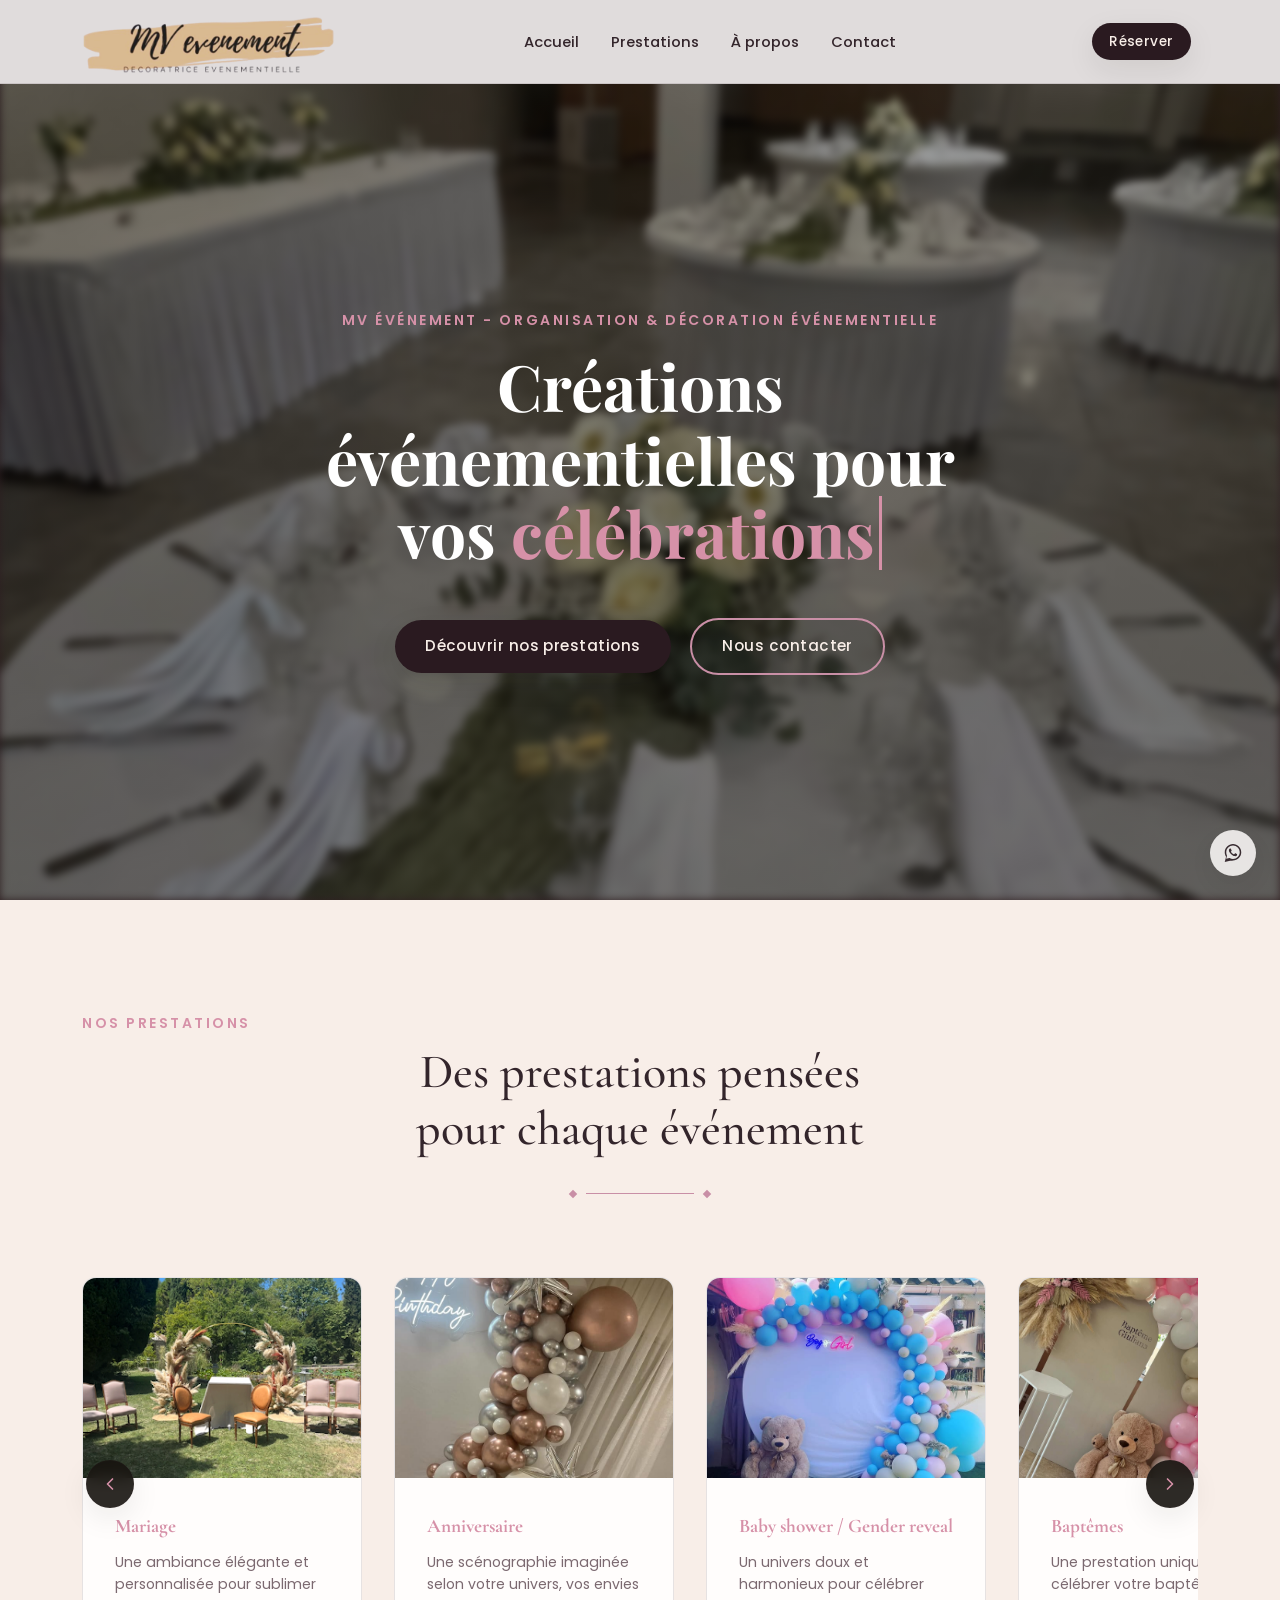
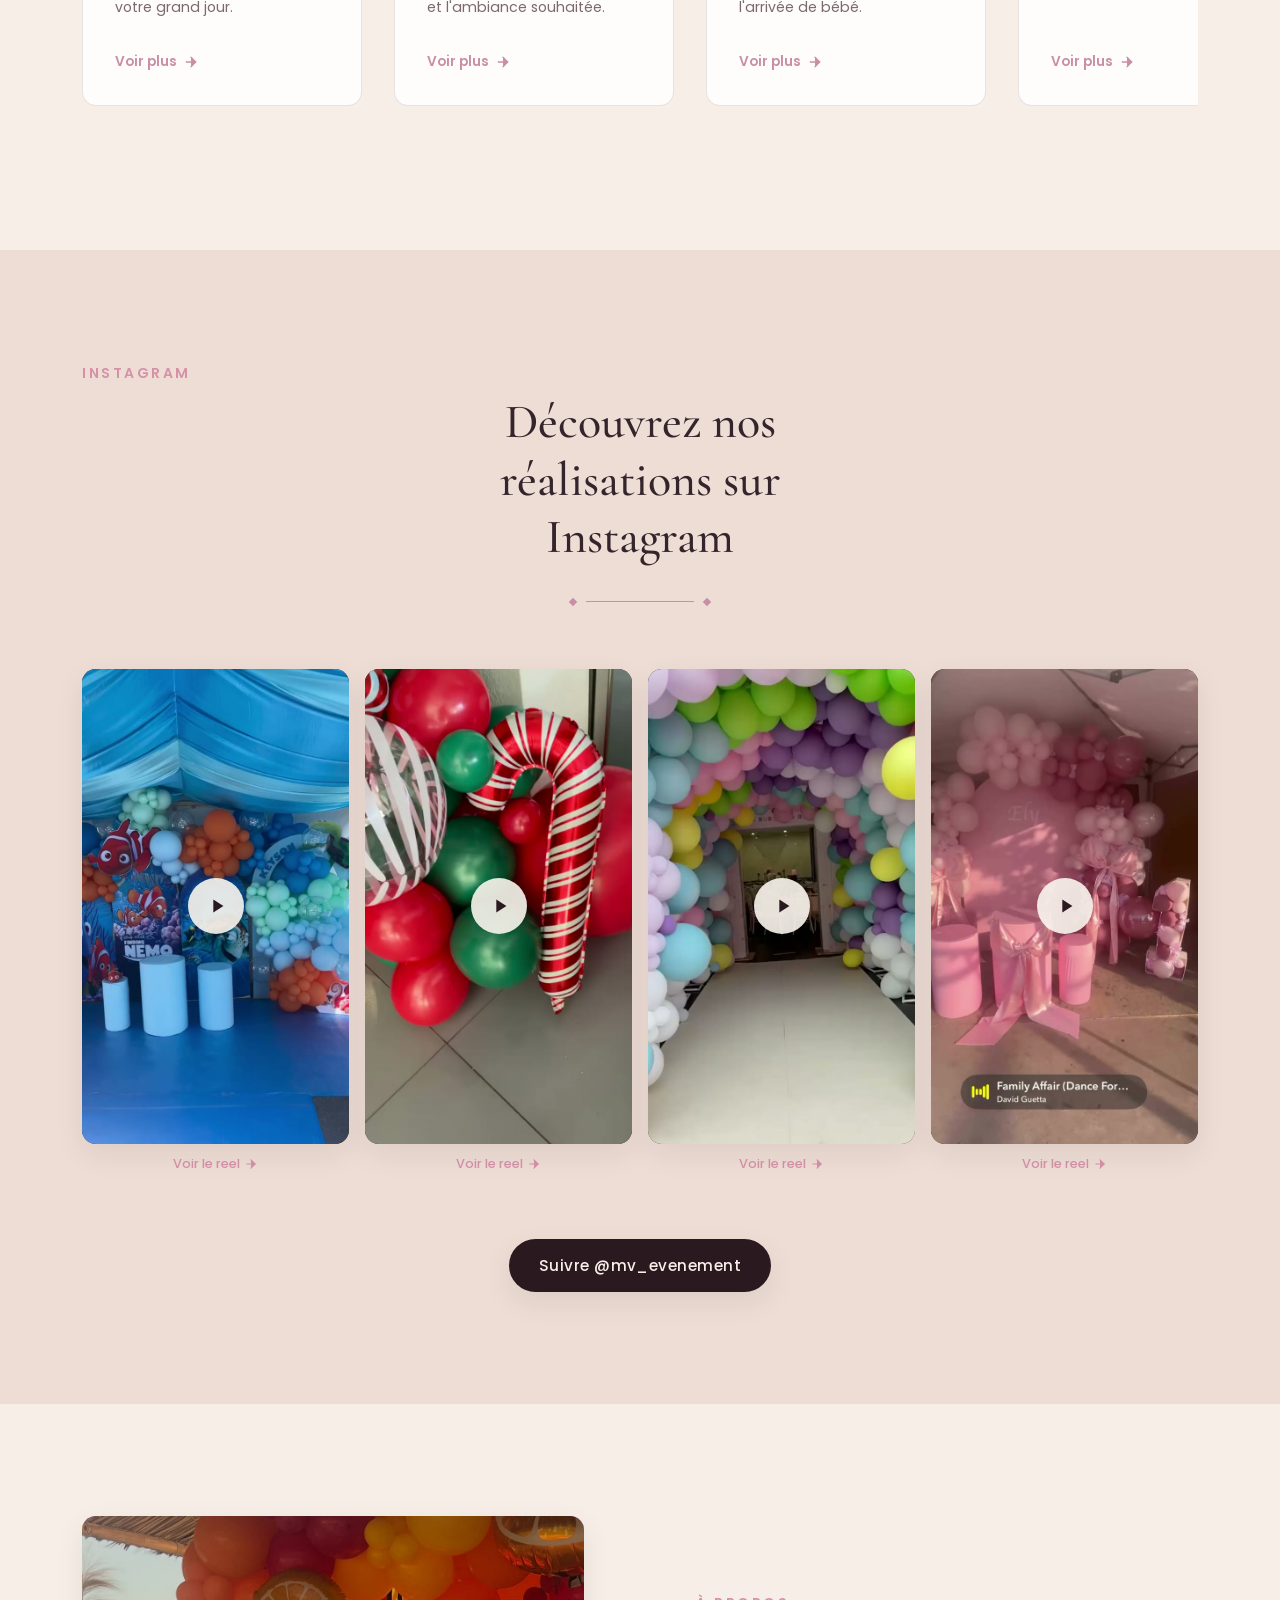
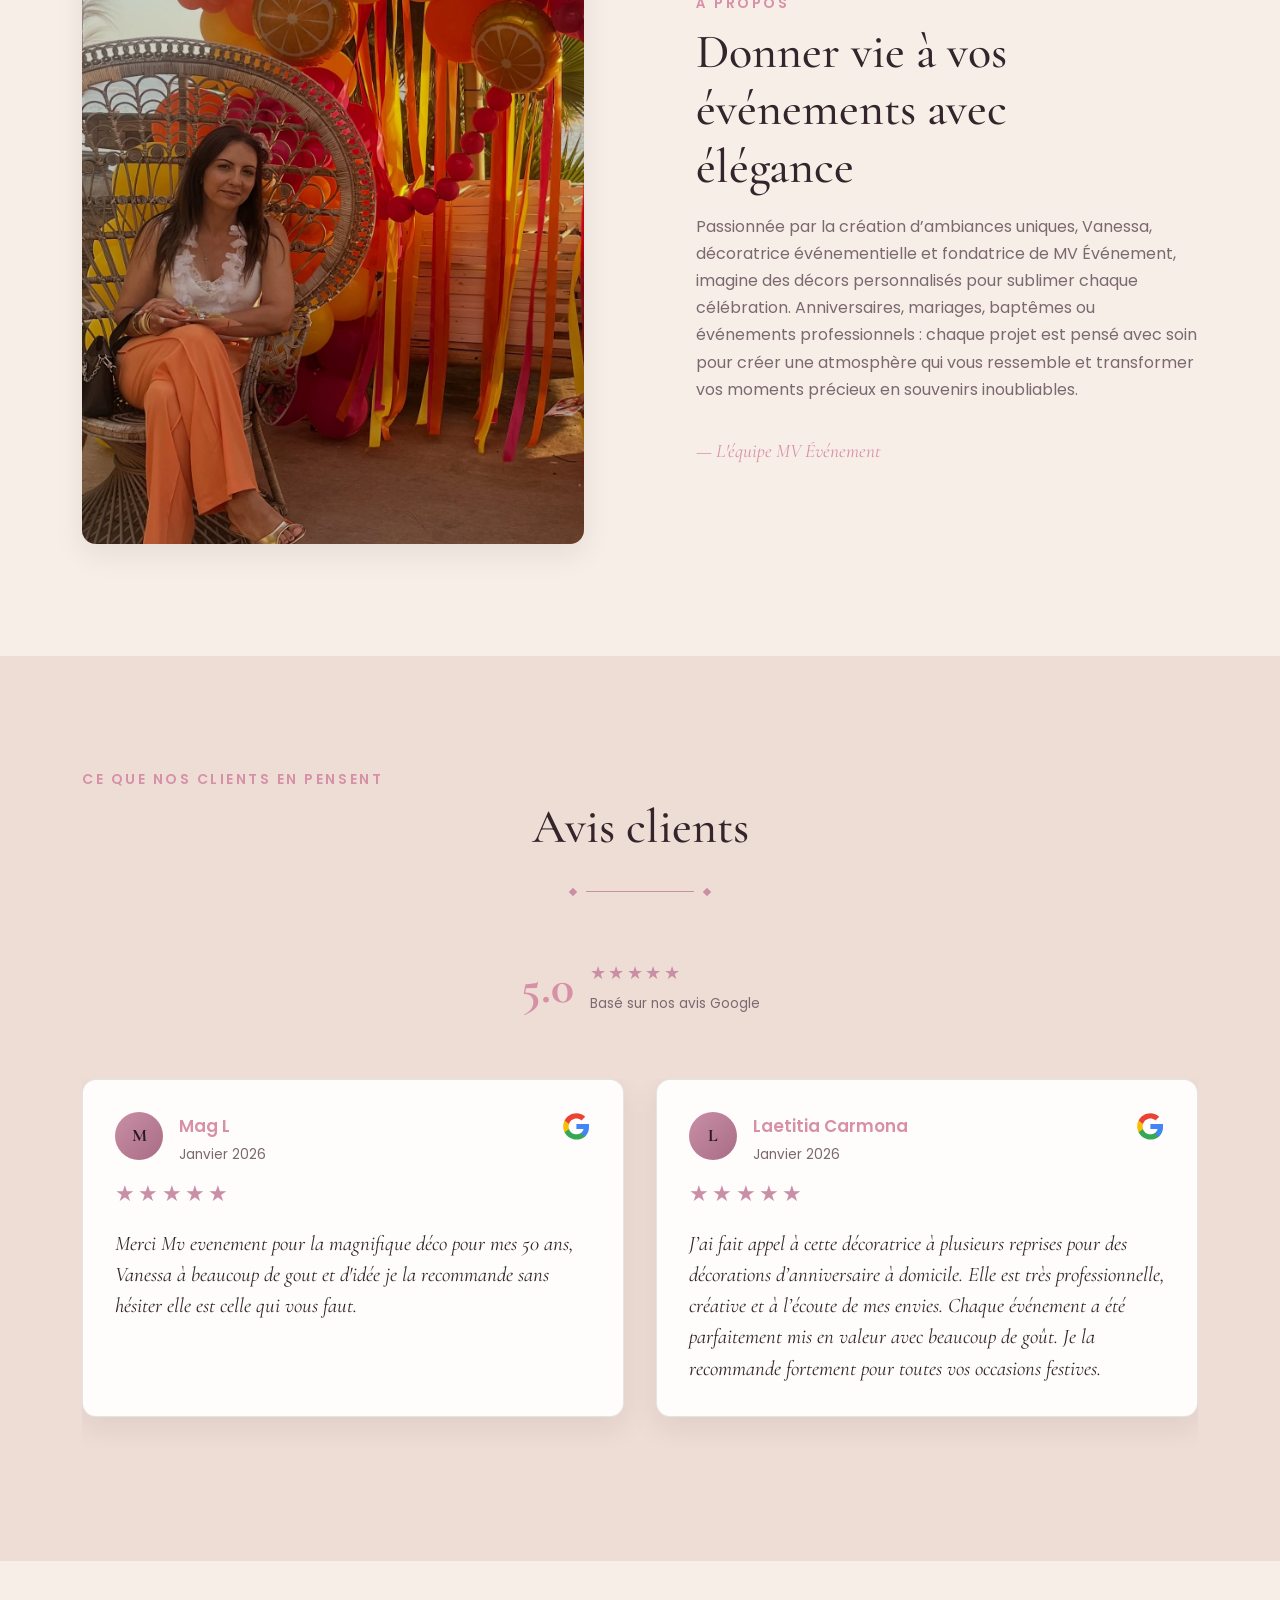
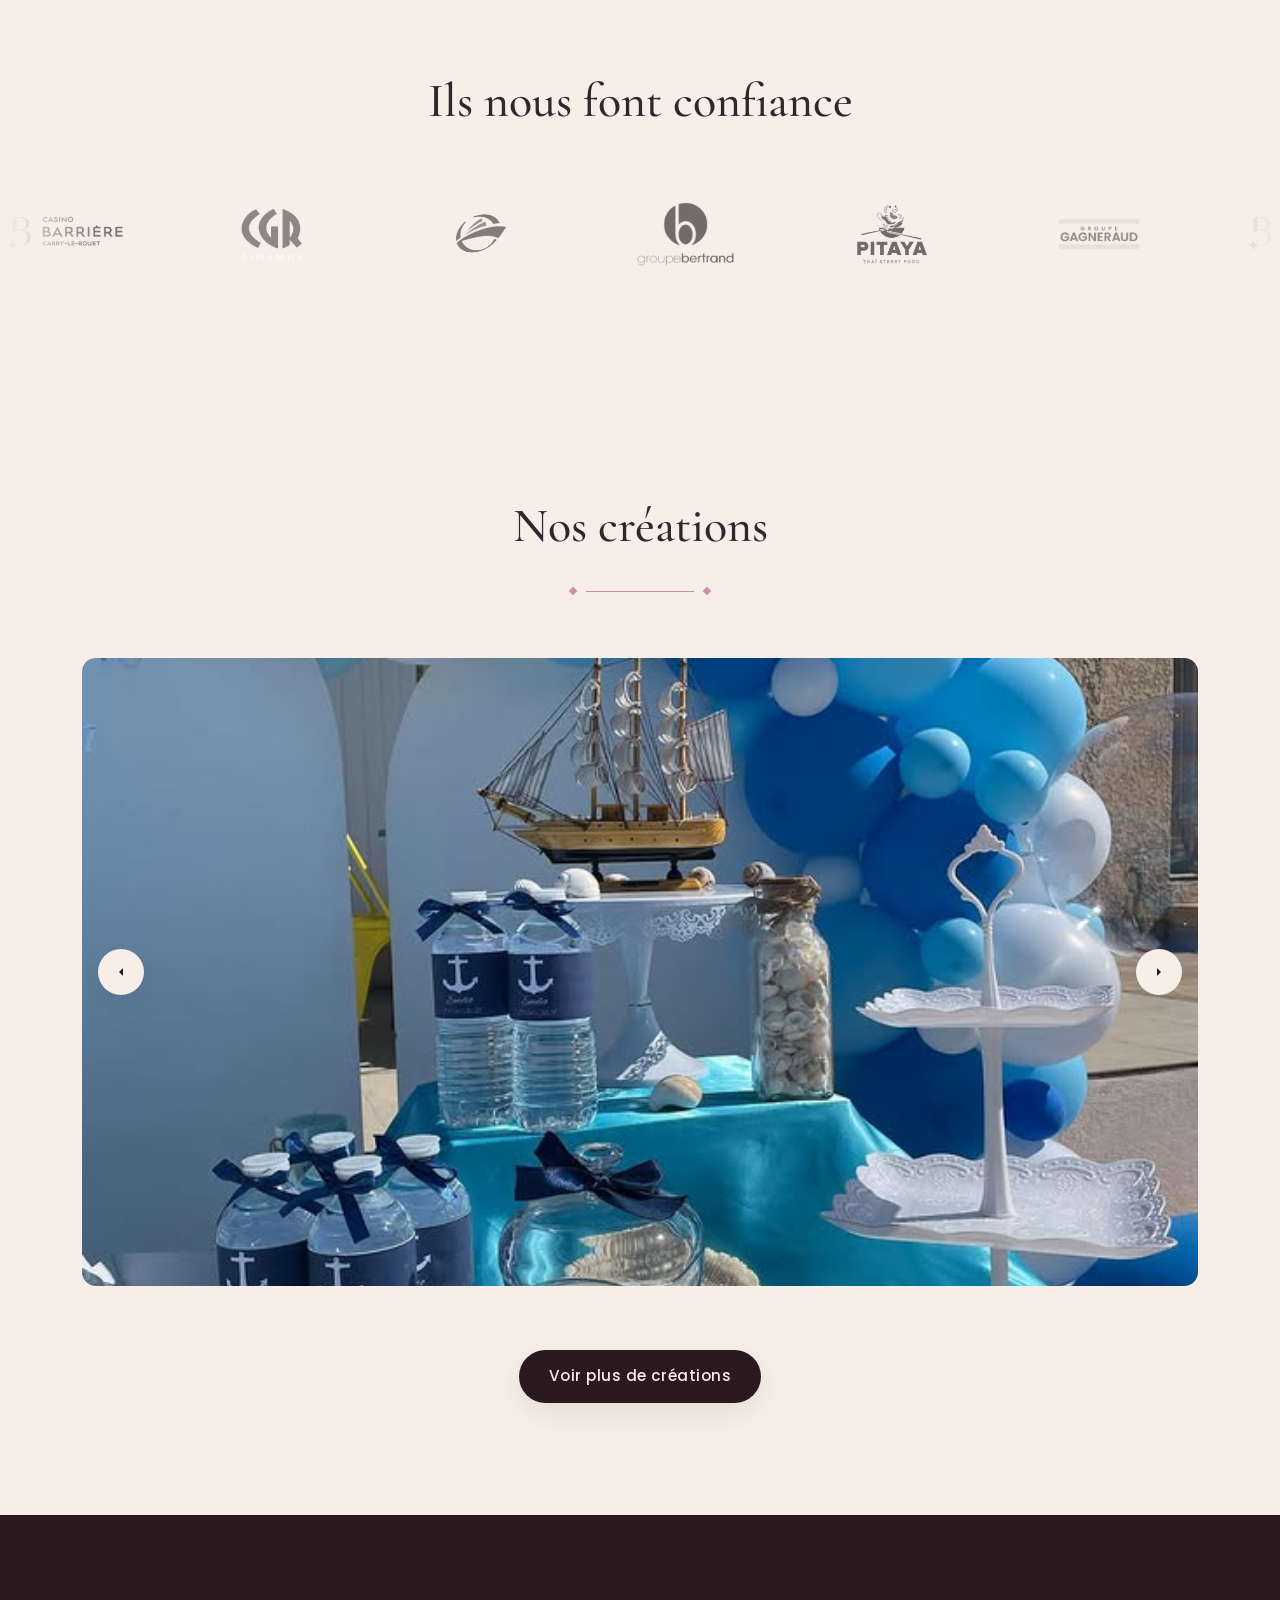
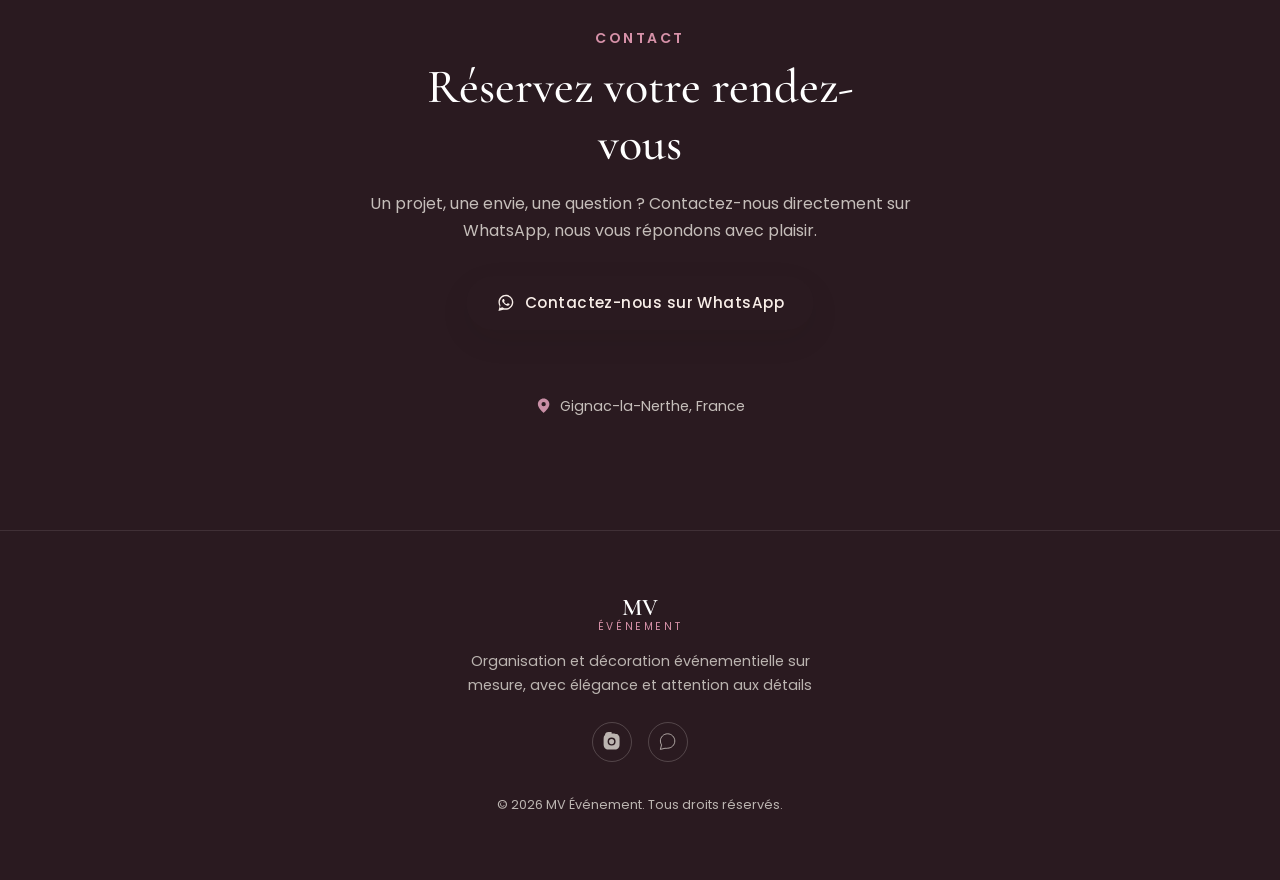
<file: index.html>
<!doctype html>
<html lang="fr">
  <head>
    <meta charset="UTF-8" />
    <meta name="viewport" content="width=device-width, initial-scale=1.0" />
    <title>MV Événement — Organisation &amp; décoration événementielle</title>
    <meta
      name="description"
      content="MV Événement : organisation et décoration événementielle à Gignac-la-Nerthe. Mariages, événements d’entreprise, salons et projets sur mesure pour créer des moments élégants et mémorables."
    />

    <link rel="preconnect" href="https://fonts.googleapis.com" />
    <link rel="preconnect" href="https://fonts.gstatic.com" crossorigin />
    <link
      href="https://fonts.googleapis.com/css2?family=Cormorant+Garamond:ital,wght@0,400;0,500;0,600;1,500&family=Poppins:wght@300;400;500;600&display=swap"
      rel="stylesheet"
    />
    <link
      rel="stylesheet"
      href="https://fonts.googleapis.com/css2?family=Inter:wght@300;400;500;600;700&family=Playfair+Display:ital,wght@0,400;0,600;0,700;1,400&display=swap"
    />

    <link rel="stylesheet" href="style.css" />
  </head>
  <body>
    <a href="#main-content" class="skip-link">Aller au contenu principal</a>

    <!-- ============ HEADER ============ -->
    <header class="site-header" id="site-header">
      <div class="header__inner">
        <a
          href="#accueil"
          class="logo"
          aria-label="MV Événement, retour à l'accueil"
        >
          <img src="assets/images/logo.webp" alt="MV événements">
        </a>

        <nav class="main-nav" id="main-nav" aria-label="Navigation principale">
          <ul class="main-nav__list">
            <li><a href="index.html" class="main-nav__link">Accueil</a></li>
            <li>
              <a href="prestations.html" class="main-nav__link">Prestations</a>
            </li>
            <li>
              <a href="about.html" class="main-nav__link">À propos</a>
            </li>
            <li><a href="contact.html" class="main-nav__link">Contact</a></li>
          </ul>
        </nav>

        <div class="header__actions">
          <a href="devis.html" class="btn btn--gold btn--small header__cta"
            >Réserver</a
          >

          <button
            type="button"
            class="burger"
            id="burger"
            aria-expanded="false"
            aria-controls="main-nav"
            aria-label="Ouvrir le menu"
          >
            <span class="burger__bar"></span>
            <span class="burger__bar"></span>
            <span class="burger__bar"></span>
          </button>
        </div>
      </div>
    </header>

    <main id="main-content">
      <!-- ============ HERO ============ -->
      <section class="hero" id="accueil">
        <!-- IMAGE: remplacer assets/images/hero.webp par une photo haute résolution de vos réalisations -->
        <img
          class="hero__image"
          src="assets/images/hero.webp"
          alt="Décoration événementielle MV Événement"
          onerror="this.style.display = 'none'"
        />
        <div class="hero__overlay" aria-hidden="true"></div>

        <div class="hero__content">
          <p class="eyebrow eyebrow--on-dark">
            MV Événement - Organisation & décoration événementielle
          </p>
          <h1 class="hero__title">
            Créations événementielles pour vos 
            <span
              class="hero__typewriter"
              id="heroTypewriter"
              aria-live="polite"
            ></span>
          </h1>
          <a href="#collections" class="btn btn--gold hero__btn"
            >Découvrir nos prestations</a
          >
          <a href="contact.html" class="btn btn--outline hero__btn">Nous contacter</a>
        </div>
      </section>

      <!-- ============ COLLECTIONS — CARROUSEL ============ -->
      <section class="section collections" id="collections">
        <div class="container">
          <p class="eyebrow">Nos prestations</p>
          <h2 class="section__title">
            Des prestations pensées pour chaque événement
          </h2>
          <div class="divider" aria-hidden="true"><span></span></div>

          <div class="carousel">
            <!-- Flèches de navigation (desktop) -->
            <button
              class="carousel__arrow carousel__arrow--left"
              id="carouselPrev"
              aria-label="Collection précédente"
            >
              <svg
                viewBox="0 0 24 24"
                fill="none"
                stroke="currentColor"
                stroke-width="2"
                stroke-linecap="round"
                stroke-linejoin="round"
              >
                <path d="m15 18-6-6 6-6" />
              </svg>
            </button>
            <button
              class="carousel__arrow carousel__arrow--right"
              id="carouselNext"
              aria-label="Collection suivante"
            >
              <svg
                viewBox="0 0 24 24"
                fill="none"
                stroke="currentColor"
                stroke-width="2"
                stroke-linecap="round"
                stroke-linejoin="round"
              >
                <path d="m9 18 6-6-6-6" />
              </svg>
            </button>

            <div class="carousel__track">
              <!-- Carte 1 : Mariage -->
              <article class="card">
                <div class="card__image">
                  <!-- IMAGE: assets/images/collection-mariage.webp -->
                  <img
                    src="assets/images/prestation-mariage.webp"
                    alt="Décoration de mariage MV Événement"
                    loading="lazy"
                    onerror="this.parentElement.classList.add('is-placeholder')"
                  />
                </div>
                <div class="card__body">
                  <h3 class="card__title">Mariage</h3>
                  <p class="card__text">
                    Une ambiance élégante et personnalisée pour sublimer votre
                    grand jour.
                  </p>
                  <a href="prestations.html#mariage" class="card__link">
                    Voir plus
                    <svg
                      viewBox="0 0 24 24"
                      fill="none"
                      stroke="currentColor"
                      stroke-width="2"
                      stroke-linecap="round"
                      stroke-linejoin="round"
                    >
                      <path d="M5 12h14" />
                      <path d="m12 5 7 7-7 7" />
                    </svg>
                  </a>
                </div>
              </article>

              <!-- Carte 2 : Anniversaire -->
              <article class="card">
                <div class="card__image">
                  <!-- IMAGE: assets/images/collection-anniversaire.webp -->
                  <img
                    src="assets/images/prestation-anniversaire.webp"
                    alt="Décoration événementielle sur mesure MV Événement"
                    loading="lazy"
                    onerror="this.parentElement.classList.add('is-placeholder')"
                  />
                </div>
                <div class="card__body">
                  <h3 class="card__title">Anniversaire</h3>
                  <p class="card__text">
                    Une scénographie imaginée selon votre univers, vos envies et l'ambiance souhaitée.
                  </p>
                  <a href="prestations.html#anniversaire" class="card__link">
                    Voir plus
                    <svg
                      viewBox="0 0 24 24"
                      fill="none"
                      stroke="currentColor"
                      stroke-width="2"
                      stroke-linecap="round"
                      stroke-linejoin="round"
                    >
                      <path d="M5 12h14" />
                      <path d="m12 5 7 7-7 7" />
                    </svg>
                  </a>
                </div>
              </article>

              <!-- Carte 3 : Baby shower / Gender reveal -->
              <article class="card">
                <div class="card__image">
                  <!-- IMAGE: assets/images/collection-babyshower.webp -->
                  <img
                    src="assets/images/prestation-babyshower.webp"
                    alt="Décoration événementielle MV Événement"
                    loading="lazy"
                    onerror="this.parentElement.classList.add('is-placeholder')"
                  />
                </div>
                <div class="card__body">
                  <h3 class="card__title">Baby shower / Gender reveal</h3>
                  <p class="card__text">
                    Un univers doux et harmonieux pour célébrer l'arrivée de
                    bébé.
                  </p>
                  <a href="prestations.html#babyshower" class="card__link">
                    Voir plus
                    <svg
                      viewBox="0 0 24 24"
                      fill="none"
                      stroke="currentColor"
                      stroke-width="2"
                      stroke-linecap="round"
                      stroke-linejoin="round"
                    >
                      <path d="M5 12h14" />
                      <path d="m12 5 7 7-7 7" />
                    </svg>
                  </a>
                </div>
              </article>

              <!-- Carte 4 : Baptemes -->
              <article class="card">
                <div class="card__image">
                  <!-- IMAGE: assets/images/collection-pro.webp -->
                  <img
                    src="assets/images/prestation-pro.webp"
                    alt="Décoration d’événement professionnel MV Événement"
                    loading="lazy"
                    onerror="this.parentElement.classList.add('is-placeholder')"
                  />
                </div>
                <div class="card__body">
                  <h3 class="card__title">Baptêmes</h3>
                  <p class="card__text">
                    Une prestation unique pour célébrer votre baptême.
                  </p>
                  <a href="prestations.html#bapteme" class="card__link">
                    Voir plus
                    <svg
                      viewBox="0 0 24 24"
                      fill="none"
                      stroke="currentColor"
                      stroke-width="2"
                      stroke-linecap="round"
                      stroke-linejoin="round"
                    >
                      <path d="M5 12h14" />
                      <path d="m12 5 7 7-7 7" />
                    </svg>
                  </a>
                </div>
              </article>
            </div>
            <!-- /.carousel__track -->
          </div>
          <!-- /.carousel -->
        </div>
      </section>

      <!-- ============ VIDEOS INSTAGRAM ============ -->
      <section class="section instagram" id="instagram">
        <div class="container">
          <p class="eyebrow">Instagram</p>
          <h2 class="section__title">Découvrez nos réalisations sur Instagram</h2>
          <div class="divider" aria-hidden="true"><span></span></div>

          <div class="instagram__grid">
            <!-- ⚠️ À VÉRIFIER : ces 4 cartes pointaient vers des reels ancien compte précis.
             Remplace les liens ci-dessous par 4 reels réels de @mv_evenement
             (ouvre chaque reel sur Instagram et copie son URL), sinon retire les cartes. -->

            <figure class="ig-card">
              <div class="ig-card__media">
                <!-- VIDEO: assets/videos/clip-1.mp4 (+ poster assets/images/clip-1-poster.webp) -->
                <video
                  class="ig-card__video"
                  muted
                  loop
                  playsinline
                  preload="none"
                  poster="assets/images/clip-1-poster.webp"
                >
                  <source src="assets/videos/clip-1.mp4" type="video/mp4" />
                </video>
                <button
                  type="button"
                  class="ig-card__play"
                  aria-label="Lire la vidéo 1"
                >
                  <svg viewBox="0 0 24 24" aria-hidden="true">
                    <path d="M8 5v14l11-7z" />
                  </svg>
                </button>
              </div>
              <a
                class="ig-card__reel-link"
                href="https://www.instagram.com/reel/DWG4O0kCAlh/"
                target="_blank"
                rel="noopener noreferrer"
              >
                Voir le reel
                <svg
                  viewBox="0 0 24 24"
                  fill="none"
                  stroke="currentColor"
                  stroke-width="2"
                  stroke-linecap="round"
                  stroke-linejoin="round"
                  aria-hidden="true"
                >
                  <path d="M5 12h14" />
                  <path d="m12 5 7 7-7 7" />
                </svg>
              </a>
            </figure>

            <figure class="ig-card">
              <div class="ig-card__media">
                <video
                  class="ig-card__video"
                  muted
                  loop
                  playsinline
                  preload="none"
                  poster="assets/images/clip-2-poster.webp"
                >
                  <source src="assets/videos/clip-2.mp4" type="video/mp4" />
                </video>
                <button
                  type="button"
                  class="ig-card__play"
                  aria-label="Lire la vidéo 2"
                >
                  <svg viewBox="0 0 24 24" aria-hidden="true">
                    <path d="M8 5v14l11-7z" />
                  </svg>
                </button>
              </div>
              <a
                class="ig-card__reel-link"
                href="https://www.instagram.com/reel/C9xQQZSoyLU/"
                target="_blank"
                rel="noopener noreferrer"
              >
                Voir le reel
                <svg
                  viewBox="0 0 24 24"
                  fill="none"
                  stroke="currentColor"
                  stroke-width="2"
                  stroke-linecap="round"
                  stroke-linejoin="round"
                  aria-hidden="true"
                >
                  <path d="M5 12h14" />
                  <path d="m12 5 7 7-7 7" />
                </svg>
              </a>
            </figure>

            <figure class="ig-card">
              <div class="ig-card__media">
                <video
                  class="ig-card__video"
                  muted
                  loop
                  playsinline
                  preload="none"
                  poster="assets/images/clip-3-poster.webp"
                >
                  <source src="assets/videos/clip-3.mp4" type="video/mp4" />
                </video>
                <button
                  type="button"
                  class="ig-card__play"
                  aria-label="Lire la vidéo 3"
                >
                  <svg viewBox="0 0 24 24" aria-hidden="true">
                    <path d="M8 5v14l11-7z" />
                  </svg>
                </button>
              </div>
              <a
                class="ig-card__reel-link"
                href="https://www.instagram.com/reel/C0meT9eIpwa/"
                target="_blank"
                rel="noopener noreferrer"
              >
                Voir le reel
                <svg
                  viewBox="0 0 24 24"
                  fill="none"
                  stroke="currentColor"
                  stroke-width="2"
                  stroke-linecap="round"
                  stroke-linejoin="round"
                  aria-hidden="true"
                >
                  <path d="M5 12h14" />
                  <path d="m12 5 7 7-7 7" />
                </svg>
              </a>
            </figure>

            <figure class="ig-card">
              <div class="ig-card__media">
                <video
                  class="ig-card__video"
                  muted
                  loop
                  playsinline
                  preload="none"
                  poster="assets/images/clip-4-poster.webp"
                >
                  <source src="assets/videos/clip-4.mp4" type="video/mp4" />
                </video>
                <button
                  type="button"
                  class="ig-card__play"
                  aria-label="Lire la vidéo 4"
                >
                  <svg viewBox="0 0 24 24" aria-hidden="true">
                    <path d="M8 5v14l11-7z" />
                  </svg>
                </button>
              </div>
              <a
                class="ig-card__reel-link"
                href="https://www.instagram.com/reel/DZNsaV_IvI5/"
                target="_blank"
                rel="noopener noreferrer"
              >
                Voir le reel
                <svg
                  viewBox="0 0 24 24"
                  fill="none"
                  stroke="currentColor"
                  stroke-width="2"
                  stroke-linecap="round"
                  stroke-linejoin="round"
                  aria-hidden="true"
                >
                  <path d="M5 12h14" />
                  <path d="m12 5 7 7-7 7" />
                </svg>
              </a>
            </figure>
          </div>

          <a
            href="https://www.instagram.com/mv_evenement/"
            target="_blank"
            rel="noopener noreferrer"
            class="btn btn--gold instagram__btn"
            >Suivre @mv_evenement</a
          >
        </div>
      </section>

      <!-- ============ COMMENT ON TRAVAILLE ============ -->
      <section class="section approach" id="approche">
        <div class="container approach__inner">
          <div class="approach__media">
            <!-- IMAGE: assets/images/approche.webp -->
            <img
              src="assets/images/approche.webp"
              alt="L'équipe MV Événement avec une cliente"
              loading="lazy"
              onerror="this.parentElement.classList.add('is-placeholder')"
            />
          </div>
          <div class="approach__content">
            <p class="eyebrow">À propos</p>
            <h2 class="section__title section__title--left">
              Donner vie à vos événements avec élégance
            </h2>
            <p class="approach__text">
              Passionnée par la création d’ambiances uniques, Vanessa, décoratrice événementielle et fondatrice de MV Événement, imagine des décors personnalisés pour sublimer chaque célébration.

              Anniversaires, mariages, baptêmes ou événements professionnels : chaque projet est pensé avec soin pour créer une atmosphère qui vous ressemble et transformer vos moments précieux en souvenirs inoubliables.
            </p>
            <p class="approach__signature">— L'équipe MV Événement</p>
          </div>
        </div>
      </section>

      <!-- ============ AVIS CLIENTS (style Trustindex) ============ -->
      <!-- ⚠️ À VÉRIFIER : les avis ci-dessous sont des exemples à remplacer.
       Utilise tes vrais avis Google (mêmes noms, dates, notes et textes que sur ta fiche Google Maps),
       sinon retire cette section : afficher de faux avis peut être considéré comme trompeur. -->
      <section class="section reviews" id="avis">
        <div class="container">
          <p class="eyebrow">Ce que nos clients en pensent</p>
          <h2 class="section__title">Avis clients</h2>
          <div class="divider" aria-hidden="true"><span></span></div>

          <div class="reviews__summary">
            <span class="reviews__score">5.0</span>
            <div class="reviews__summary-details">
              <div class="reviews__summary-stars" aria-hidden="true">★★★★★</div>
              <p class="reviews__summary-text">
                Basé sur nos avis Google
              </p>
            </div>
          </div>

          <div class="reviews__grid">
            <article class="review-card">
              <div class="review-card__top">
                <div class="review-card__header">
                  <div class="review-card__identity">
                    <span class="review-card__avatar" aria-hidden="true"
                      >M</span
                    >
                    <div class="review-card__review-id">
                      <p class="review-card__author">Mag L</p>
                      <p class="review-card__date">Janvier 2026</p>
                    </div>
                  </div>
                  <div class="review-card__stars" aria-label="5 étoiles">
                    ★★★★★
                  </div>
                </div>

                <div class="reviews__google-icon">
                  <svg
                    viewBox="0 0 24 24"
                    width="48"
                    height="48"
                    xmlns="http://www.w3.org/2000/svg"
                  >
                    <path
                      d="M22.56 12.25c0-.78-.07-1.53-.2-2.25H12v4.26h5.92c-.26 1.37-1.04 2.53-2.21 3.31v2.77h3.57c2.08-1.92 3.28-4.74 3.28-8.09z"
                      fill="#4285F4"
                    />
                    <path
                      d="M12 23c2.97 0 5.46-.98 7.28-2.66l-3.57-2.77c-.98.66-2.23 1.06-3.71 1.06-2.86 0-5.29-1.93-6.16-4.53H2.18v2.84C3.99 20.53 7.7 23 12 23z"
                      fill="#34A853"
                    />
                    <path
                      d="M5.84 14.09c-.22-.66-.35-1.36-.35-2.09s.13-1.43.35-2.09V7.07H2.18C1.43 8.55 1 10.22 1 12s.43 3.45 1.18 4.93l2.85-2.22.81-.62z"
                      fill="#FBBC05"
                    />
                    <path
                      d="M12 5.38c1.62 0 3.06.56 4.21 1.64l3.15-3.15C17.45 2.09 14.97 1 12 1 7.7 1 3.99 3.47 2.18 7.07l3.66 2.84c.87-2.6 3.3-4.53 6.16-4.53z"
                      fill="#EA4335"
                    />
                  </svg>
                </div>
              </div>

              <p class="review-card__text">Merci Mv evenement pour la magnifique déco pour mes 50 ans, Vanessa à beaucoup de gout et d'idée je la recommande sans hésiter elle est celle qui vous faut.</p>
            </article>

            <article class="review-card">
              <div class="review-card__top">
                <div class="review-card__header">
                  <div class="review-card__identity">
                    <span class="review-card__avatar" aria-hidden="true"
                      >L</span
                    >
                    <div class="review-card__review-id">
                      <p class="review-card__author">Laetitia Carmona</p>
                      <p class="review-card__date">Janvier 2026</p>
                    </div>
                  </div>
                  <div class="review-card__stars" aria-label="5 étoiles">
                    ★★★★★
                  </div>
                </div>

                <div class="reviews__google-icon">
                  <svg
                    viewBox="0 0 24 24"
                    width="48"
                    height="48"
                    xmlns="http://www.w3.org/2000/svg"
                  >
                    <path
                      d="M22.56 12.25c0-.78-.07-1.53-.2-2.25H12v4.26h5.92c-.26 1.37-1.04 2.53-2.21 3.31v2.77h3.57c2.08-1.92 3.28-4.74 3.28-8.09z"
                      fill="#4285F4"
                    />
                    <path
                      d="M12 23c2.97 0 5.46-.98 7.28-2.66l-3.57-2.77c-.98.66-2.23 1.06-3.71 1.06-2.86 0-5.29-1.93-6.16-4.53H2.18v2.84C3.99 20.53 7.7 23 12 23z"
                      fill="#34A853"
                    />
                    <path
                      d="M5.84 14.09c-.22-.66-.35-1.36-.35-2.09s.13-1.43.35-2.09V7.07H2.18C1.43 8.55 1 10.22 1 12s.43 3.45 1.18 4.93l2.85-2.22.81-.62z"
                      fill="#FBBC05"
                    />
                    <path
                      d="M12 5.38c1.62 0 3.06.56 4.21 1.64l3.15-3.15C17.45 2.09 14.97 1 12 1 7.7 1 3.99 3.47 2.18 7.07l3.66 2.84c.87-2.6 3.3-4.53 6.16-4.53z"
                      fill="#EA4335"
                    />
                  </svg>
                </div>
              </div>

              <p class="review-card__text">J’ai fait appel à cette décoratrice à plusieurs reprises pour des décorations d’anniversaire à domicile.
                                            Elle est très professionnelle, créative et à l’écoute de mes envies.
                                            Chaque événement a été parfaitement mis en valeur avec beaucoup de goût.
                                            Je la recommande fortement pour toutes vos occasions festives.</p>
            </article>
          </div>
        </div>
      </section>

      <section class="section trust">
        <div class="container">
          <h2 class="section__title">Ils nous font confiance</h2>
        </div>
        <div class="logos">
          <div class="logos__track">
            <div class="logos__group">
              <img src="assets/images/logos/casino_barriere.webp" alt="Casino Barrière" class="trust__image">
              <img src="assets/images/logos/cgrcinema.webp" alt="CGR Cinema" class="trust__image">
              <img src="assets/images/logos/CSE_CMA_CGM.webp" alt="CSE CMA CGM" class="trust__image">
              <img src="assets/images/logos/groupe_bertrand.webp" alt="Groupe Bertrand" class="trust__image">
              <img src="assets/images/logos/pitaya.webp" alt="Pitaya" class="trust__image">
              <img src="assets/images/logos/societe_gagneraud.webp" alt="Société Gagneraud" class="trust__image">
            </div>

            <div class="logos__group" aria-hidden="true">
              <img src="assets/images/logos/casino_barriere.webp" alt="" class="trust__image">
              <img src="assets/images/logos/cgrcinema.webp" alt="" class="trust__image">
              <img src="assets/images/logos/CSE_CMA_CGM.webp" alt="" class="trust__image">
              <img src="assets/images/logos/groupe_bertrand.webp" alt="" class="trust__image">
              <img src="assets/images/logos/pitaya.webp" alt="" class="trust__image">
              <img src="assets/images/logos/societe_gagneraud.webp" alt="" class="trust__image">
            </div>  
            <div class="logos__group" aria-hidden="true">
              <img src="assets/images/logos/casino_barriere.webp" alt="" class="trust__image">
              <img src="assets/images/logos/cgrcinema.webp" alt="" class="trust__image">
              <img src="assets/images/logos/CSE_CMA_CGM.webp" alt="" class="trust__image">
              <img src="assets/images/logos/groupe_bertrand.webp" alt="" class="trust__image">
              <img src="assets/images/logos/pitaya.webp" alt="" class="trust__image">
              <img src="assets/images/logos/societe_gagneraud.webp" alt="" class="trust__image">
            </div>               
            
          </div>

         
          </div>
        </div>
      </section>

      <!-- ============ GALERIE ============ -->
      <section class="section gallery" id="galerie">
        <div class="container">
          <h2 class="section__title">Nos créations</h2>
          <div class="divider" aria-hidden="true"><span></span></div>

          <div class="gallery__slider" id="gallery-slider">
            <div class="gallery__track" id="gallery-track">
              <!-- IMAGES: assets/images/gallery-1.webp à gallery-6.webp -->
              <div class="gallery__slide">
                <img
                  src="assets/images/gallery-1.webp"
                  alt="Création MV Événement 1"
                  loading="lazy"
                  onerror="this.parentElement.classList.add('is-placeholder')"
                />
              </div>
              <div class="gallery__slide">
                <img
                  src="assets/images/gallery-2.webp"
                  alt="Création MV Événement 2"
                  loading="lazy"
                  onerror="this.parentElement.classList.add('is-placeholder')"
                />
              </div>
              <div class="gallery__slide">
                <img
                  src="assets/images/gallery-3.webp"
                  alt="Création MV Événement 3"
                  loading="lazy"
                  onerror="this.parentElement.classList.add('is-placeholder')"
                />
              </div>
              <div class="gallery__slide">
                <img
                  src="assets/images/gallery-4.webp"
                  alt="Création MV Événement 4"
                  loading="lazy"
                  onerror="this.parentElement.classList.add('is-placeholder')"
                />
              </div>
              <div class="gallery__slide">
                <img
                  src="assets/images/gallery-5.webp"
                  alt="Création MV Événement 5"
                  loading="lazy"
                  onerror="this.parentElement.classList.add('is-placeholder')"
                />
              </div>
              <div class="gallery__slide">
                <img
                  src="assets/images/gallery-6.webp"
                  alt="Création MV Événement 6"
                  loading="lazy"
                  onerror="this.parentElement.classList.add('is-placeholder')"
                />
              </div>
            </div>

            <button
              type="button"
              class="gallery__arrow gallery__arrow--prev"
              id="gallery-prev"
              aria-label="Image précédente"
            >
              <svg viewBox="0 0 24 24" aria-hidden="true">
                <path d="M15 18l-6-6 6-6" />
              </svg>
            </button>
            <button
              type="button"
              class="gallery__arrow gallery__arrow--next"
              id="gallery-next"
              aria-label="Image suivante"
            >
              <svg viewBox="0 0 24 24" aria-hidden="true">
                <path d="M9 18l6-6-6-6" />
              </svg>
            </button>
          </div>

          <div class="gallery__cta">
            <a
              href="https://www.instagram.com/mv_evenement/"
              target="_blank"
              rel="noopener noreferrer"
              class="btn btn--gold"
              >Voir plus de créations</a
            >
          </div>
        </div>
      </section>

      <!-- ============ CONTACT ============ -->
      <section class="section contact" id="contact">
        <div class="container contact__inner">
          <p class="eyebrow eyebrow--on-dark">Contact</p>
          <h2 class="section__title section__title--on-dark">
            Réservez votre rendez-vous
          </h2>
          <p class="contact__text">
            Un projet, une envie, une question ? Contactez-nous directement sur
            WhatsApp, nous vous répondons avec plaisir.
          </p>

          <!-- ⚠️ À VÉRIFIER : numéro WhatsApp à remplacer par le vôtre (format wa.me/33XXXXXXXXX) -->
          <a
            href="https://wa.me/33609098516"
            target="_blank"
            rel="noopener noreferrer"
            class="btn btn--gold contact__btn"
          >
            <svg
              class="contact__btn-icon"
              viewBox="0 0 32 32"
              aria-hidden="true"
            >
              <path
                d="M16.001 3C9.373 3 4 8.373 4 15c0 2.386.696 4.607 1.897 6.475L4 29l7.72-1.86A11.94 11.94 0 0 0 16 27c6.628 0 12-5.373 12-12S22.629 3 16.001 3zm0 21.8a9.76 9.76 0 0 1-4.98-1.363l-.357-.213-4.583 1.104 1.223-4.47-.232-.367A9.76 9.76 0 0 1 6.2 15c0-5.404 4.397-9.8 9.801-9.8 5.403 0 9.8 4.396 9.8 9.8 0 5.404-4.397 9.8-9.8 9.8zm5.377-7.34c-.294-.147-1.74-.859-2.01-.957-.27-.098-.466-.147-.663.147-.196.294-.76.957-.933 1.153-.172.196-.343.22-.637.073-.294-.147-1.24-.457-2.362-1.457-.873-.779-1.463-1.74-1.635-2.034-.172-.294-.018-.453.129-.6.132-.132.294-.343.441-.514.147-.172.196-.294.294-.49.098-.196.049-.367-.024-.514-.073-.147-.663-1.597-.909-2.187-.239-.574-.482-.497-.663-.506l-.564-.01c-.196 0-.514.073-.784.367-.27.294-1.03 1.006-1.03 2.455 0 1.448 1.055 2.848 1.202 3.044.147.196 2.076 3.17 5.032 4.444.703.303 1.251.484 1.679.62.705.224 1.347.192 1.854.117.566-.084 1.74-.712 1.985-1.4.245-.69.245-1.28.172-1.4-.073-.122-.269-.196-.563-.343z"
              />
            </svg>
            <span>Contactez-nous sur WhatsApp</span>
          </a>

          <ul class="contact__infos">
            <li>
              <svg viewBox="0 0 24 24" aria-hidden="true">
                <path
                  d="M12 2C7.6 2 4 5.6 4 10c0 5.4 8 12 8 12s8-6.6 8-12c0-4.4-3.6-8-8-8zm0 11a3 3 0 1 1 0-6 3 3 0 0 1 0 6z"
                />
              </svg>
              <!-- ⚠️ À VÉRIFIER : ville / adresse à remplacer -->
              <span>Gignac-la-Nerthe, France</span>
            </li>
          </ul>
        </div>
      </section>
    </main>

    <!-- ============ FOOTER ============ -->
    <footer class="site-footer">
      <div class="container site-footer__inner">
        <div class="site-footer__brand">
          <span class="logo__main">MV</span>
          <span class="logo__sub">Événement</span>
        </div>
        <p class="site-footer__tagline">
          Organisation et décoration événementielle sur mesure, avec élégance et attention aux détails
        </p>
        <div class="site-footer__socials">
          <a
            href="https://www.instagram.com/mv_evenement/"
            target="_blank"
            rel="noopener noreferrer"
            aria-label="Instagram MV Événement"
          >
            <svg viewBox="0 0 24 24" aria-hidden="true">
              <path
                d="M12 2c2.7 0 3.06.01 4.12.06 1.06.05 1.79.22 2.43.47.66.26 1.22.6 1.77 1.15.55.55.9 1.11 1.15 1.77.25.64.42 1.37.47 2.43.05 1.06.06 1.42.06 4.12s-.01 3.06-.06 4.12c-.05 1.06-.22 1.79-.47 2.43a4.9 4.9 0 0 1-1.15 1.77 4.9 4.9 0 0 1-1.77 1.15c-.64.25-1.37.42-2.43.47-1.06.05-1.42.06-4.12.06s-3.06-.01-4.12-.06c-1.06-.05-1.79-.22-2.43-.47a4.9 4.9 0 0 1-1.77-1.15 4.9 4.9 0 0 1-1.15-1.77c-.25-.64-.42-1.37-.47-2.43C2.01 15.06 2 14.7 2 12s.01-3.06.06-4.12c.05-1.06.22-1.79.47-2.43.26-.66.6-1.22 1.15-1.77A4.9 4.9 0 0 1 5.45.53C6.09.28 6.82.11 7.88.06 8.94.01 9.3 0 12 0zm0 5a5 5 0 1 0 0 10 5 5 0 0 0 0-10zm0 8.2a3.2 3.2 0 1 1 0-6.4 3.2 3.2 0 0 1 0 6.4zm5.2-8.4a1.2 1.2 0 1 1-2.4 0 1.2 1.2 0 0 1 2.4 0z"
              />
            </svg>
          </a>
          <!-- ⚠️ À VÉRIFIER : numéro WhatsApp à remplacer par le vôtre -->
          <a
            href="https://wa.me/33652282930"
            target="_blank"
            rel="noopener noreferrer"
            aria-label="WhatsApp MV Événement"
          >
            <svg viewBox="0 0 32 32" aria-hidden="true">
              <path
                d="M16.001 3C9.373 3 4 8.373 4 15c0 2.386.696 4.607 1.897 6.475L4 29l7.72-1.86A11.94 11.94 0 0 0 16 27c6.628 0 12-5.373 12-12S22.629 3 16.001 3z"
                fill="none"
                stroke="currentColor"
                stroke-width="1.5"
              />
            </svg>
          </a>
        </div>
        <p class="site-footer__copy">
          © <span id="current-year">2026</span> MV Événement. Tous droits
          réservés.
        </p>
      </div>
    </footer>

    <!-- ============ BOUTON WHATSAPP FLOTTANT ============ -->
    <!-- ⚠️ À VÉRIFIER : numéro WhatsApp à remplacer par le vôtre -->
    <a
      href="https://wa.me/33652282930"
      target="_blank"
      rel="noopener noreferrer"
      class="whatsapp-float"
      aria-label="Contacter MV Événement sur WhatsApp"
    >
      <svg viewBox="0 0 32 32" aria-hidden="true">
        <path
          d="M16.001 3C9.373 3 4 8.373 4 15c0 2.386.696 4.607 1.897 6.475L4 29l7.72-1.86A11.94 11.94 0 0 0 16 27c6.628 0 12-5.373 12-12S22.629 3 16.001 3zm0 21.8a9.76 9.76 0 0 1-4.98-1.363l-.357-.213-4.583 1.104 1.223-4.47-.232-.367A9.76 9.76 0 0 1 6.2 15c0-5.404 4.397-9.8 9.801-9.8 5.403 0 9.8 4.396 9.8 9.8 0 5.404-4.397 9.8-9.8 9.8zm5.377-7.34c-.294-.147-1.74-.859-2.01-.957-.27-.098-.466-.147-.663.147-.196.294-.76.957-.933 1.153-.172.196-.343.22-.637.073-.294-.147-1.24-.457-2.362-1.457-.873-.779-1.463-1.74-1.635-2.034-.172-.294-.018-.453.129-.6.132-.132.294-.343.441-.514.147-.172.196-.294.294-.49.098-.196.049-.367-.024-.514-.073-.147-.663-1.597-.909-2.187-.239-.574-.482-.497-.663-.506l-.564-.01c-.196 0-.514.073-.784.367-.27.294-1.03 1.006-1.03 2.455 0 1.448 1.055 2.848 1.202 3.044.147.196 2.076 3.17 5.032 4.444.703.303 1.251.484 1.679.62.705.224 1.347.192 1.854.117.566-.084 1.74-.712 1.985-1.4.245-.69.245-1.28.172-1.4-.073-.122-.269-.196-.563-.343z"
        />
      </svg>
    </a>

    <script src="script.js"></script>
  </body>
</html>
</file>
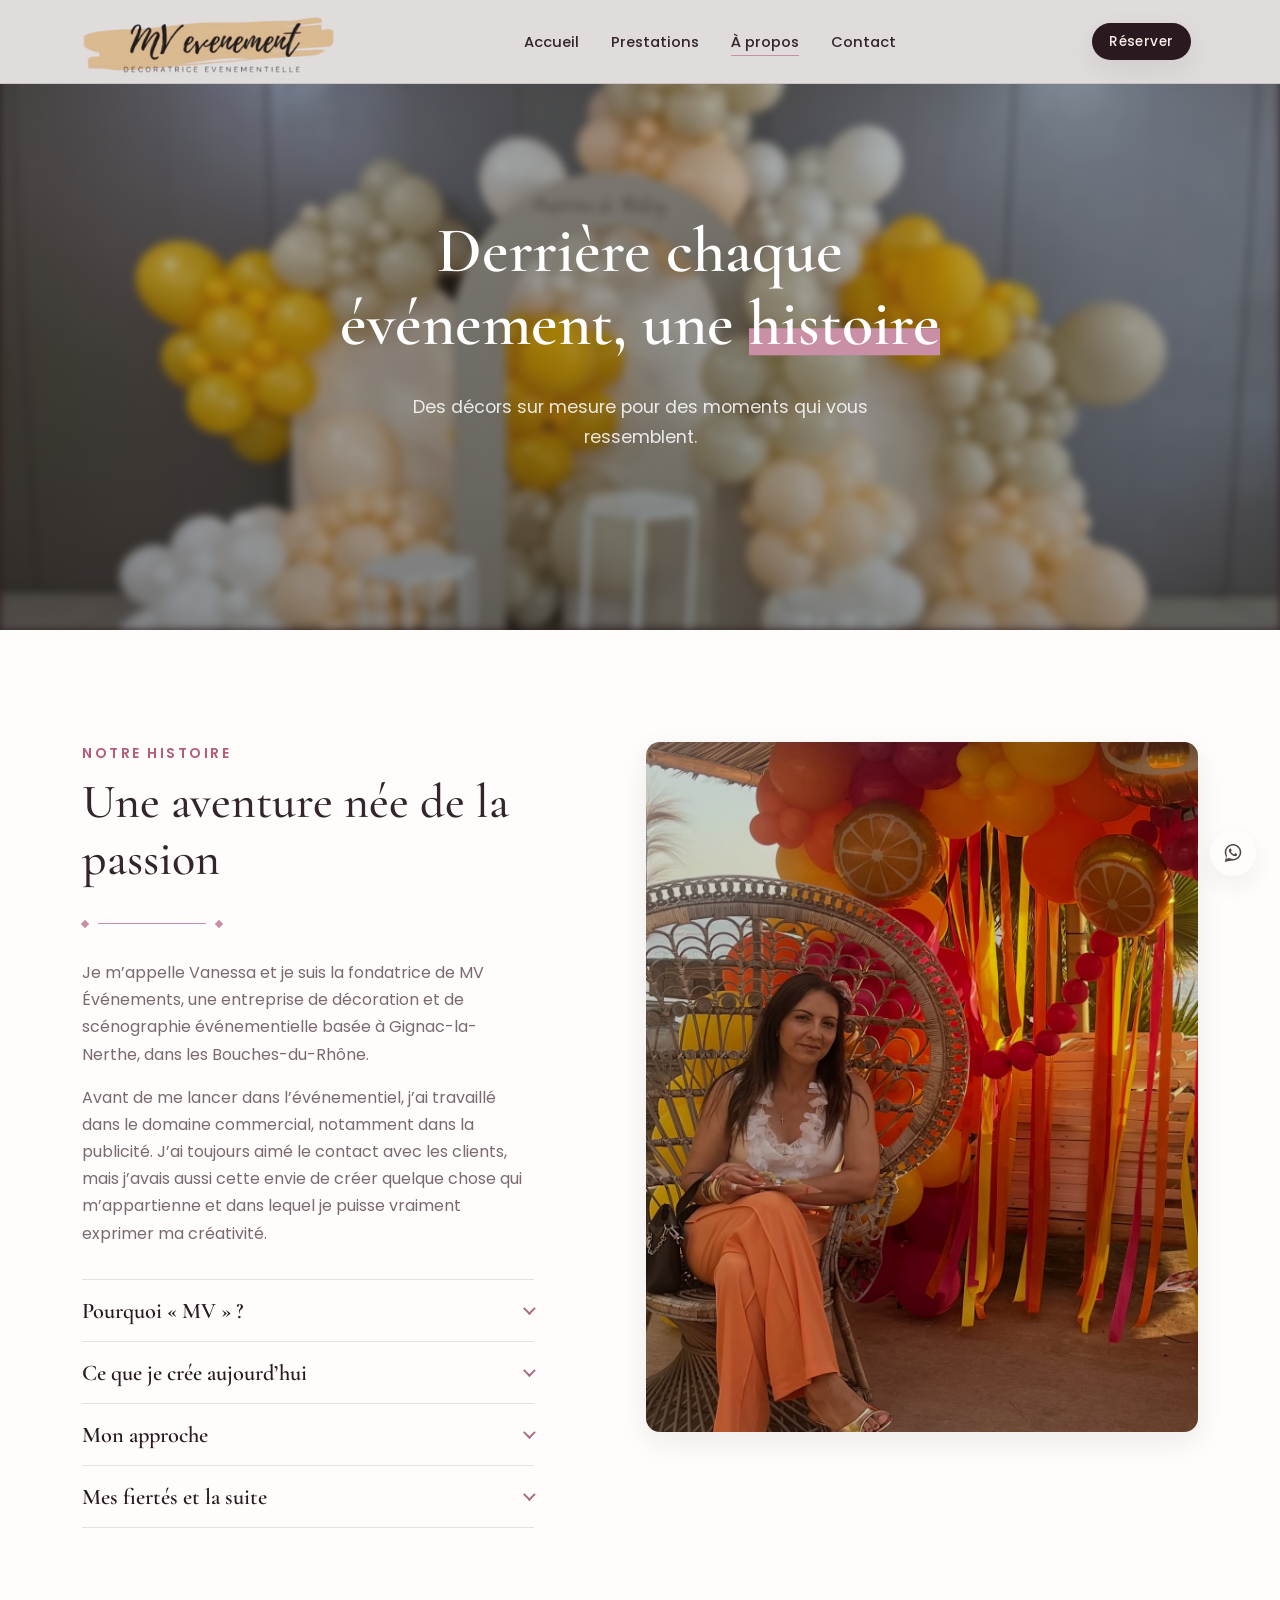
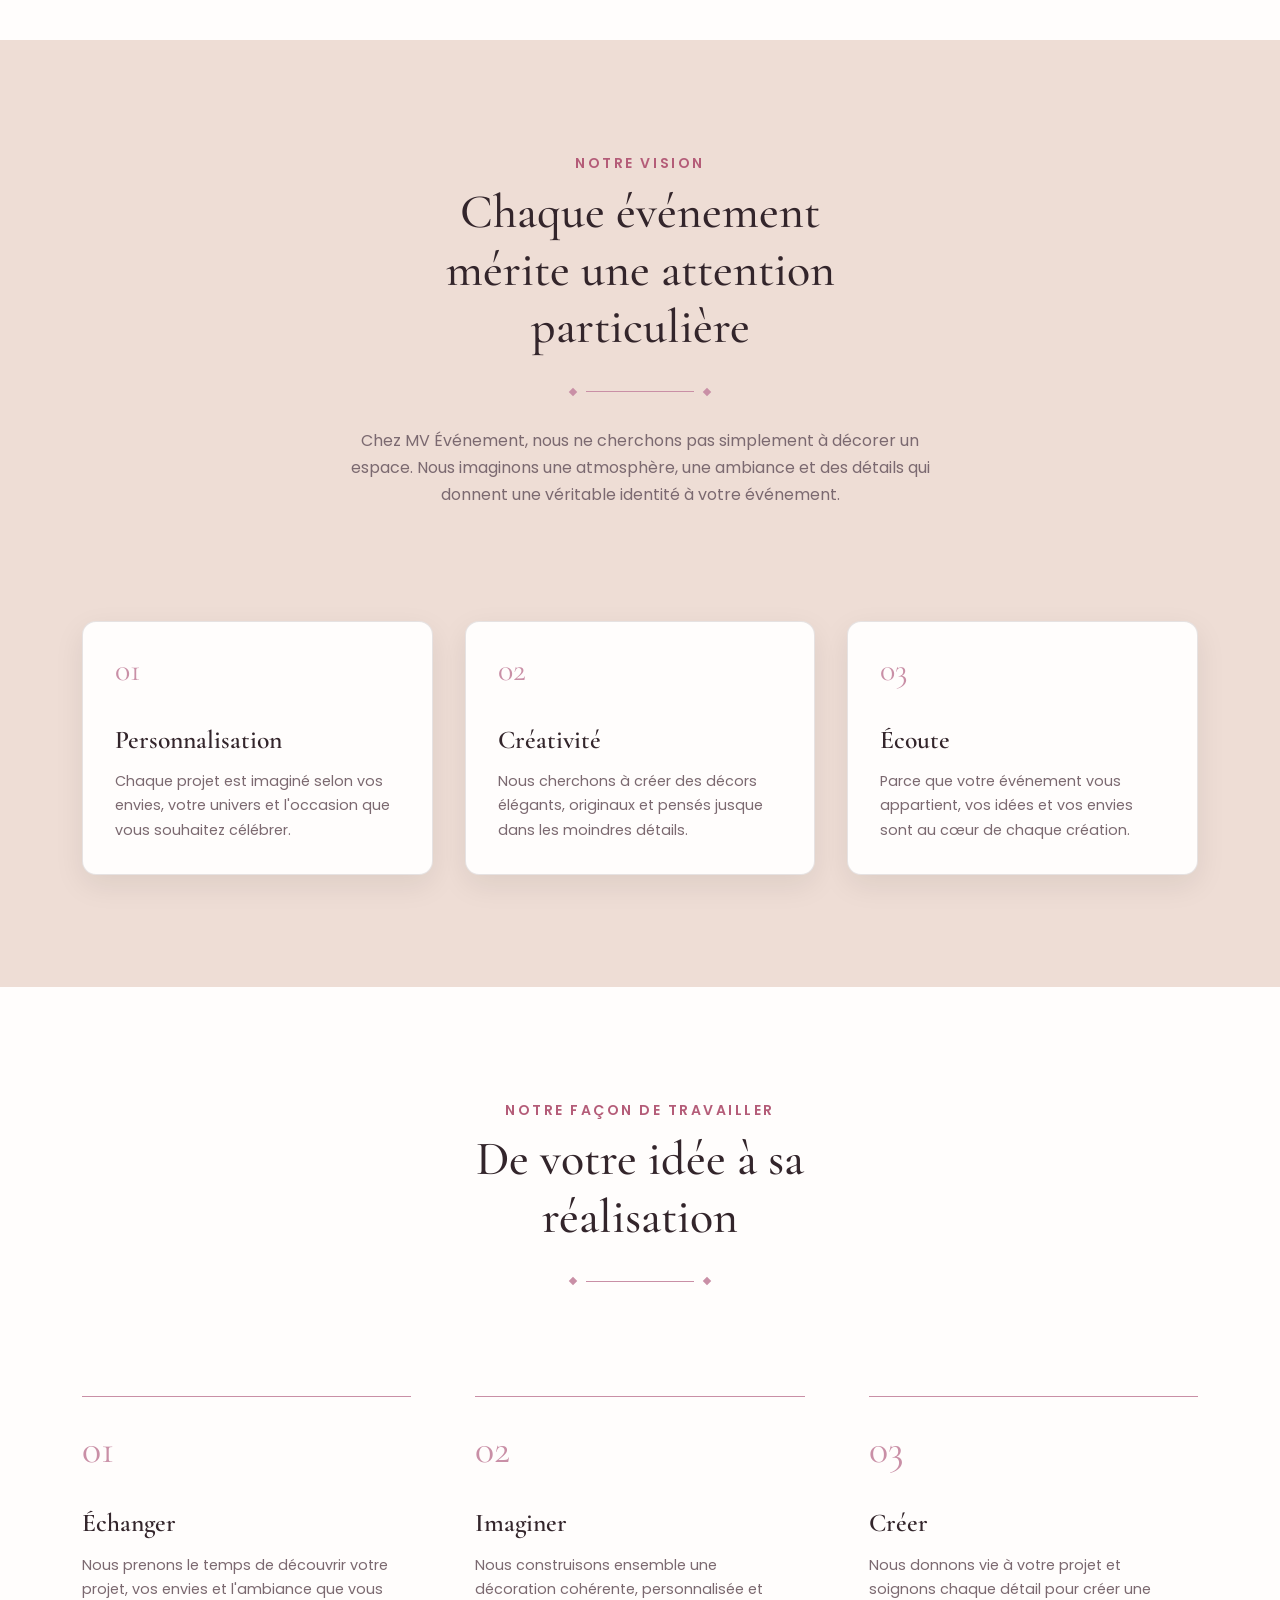
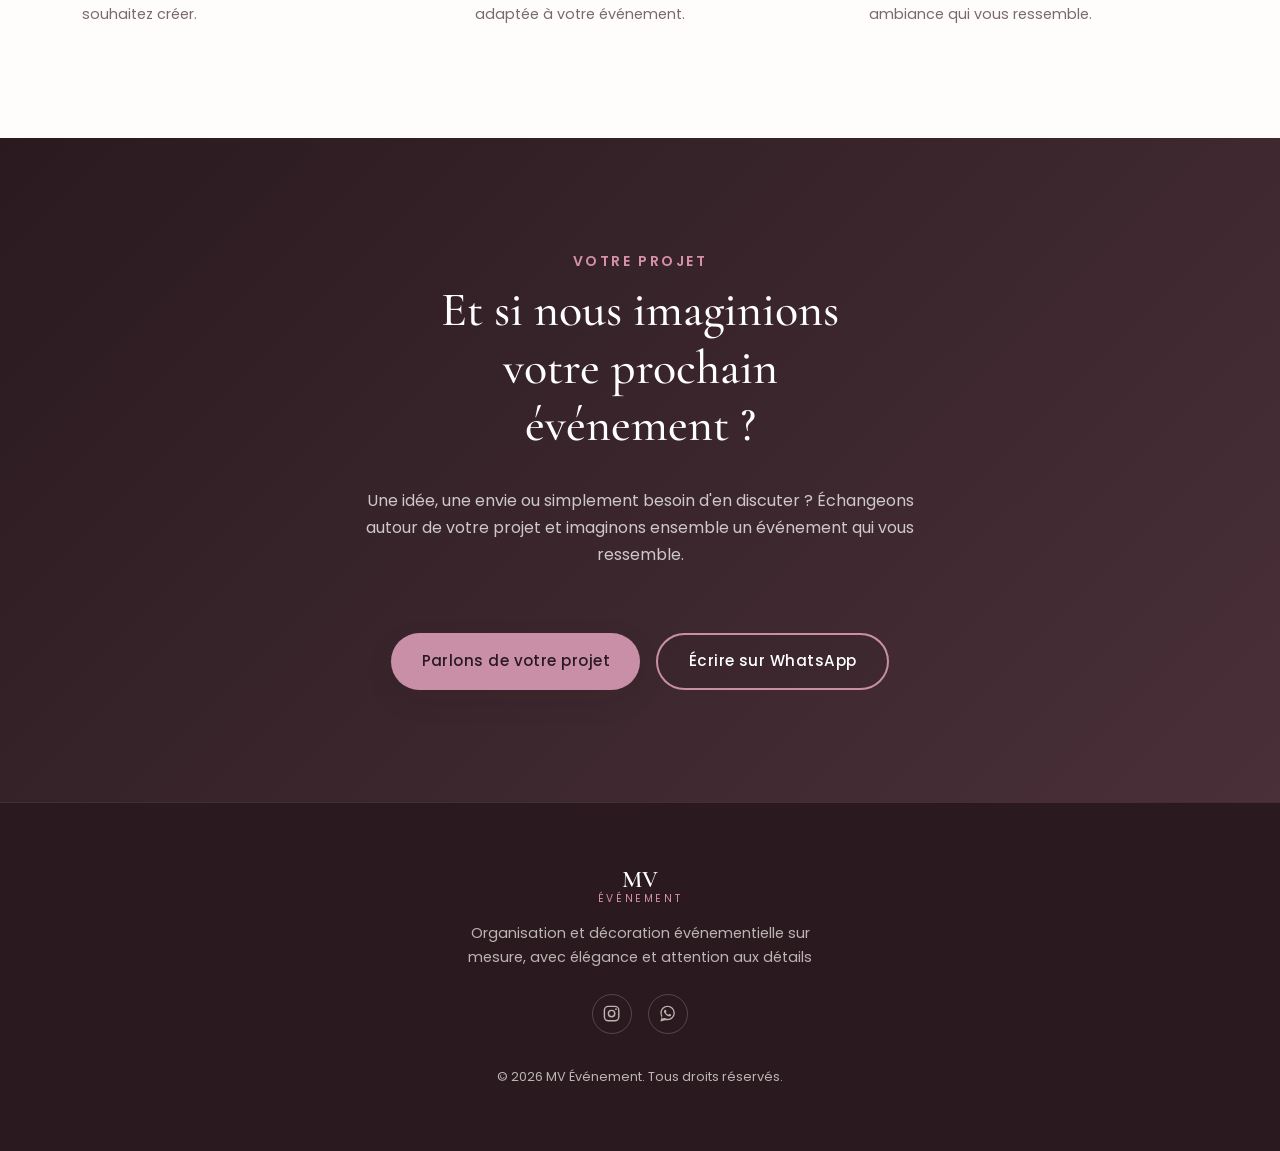
<file: about.html>
<!doctype html>
<html lang="fr">
  <head>
    <meta charset="UTF-8" />
    <meta name="viewport" content="width=device-width, initial-scale=1.0" />
    <title>À propos — MV Événement | Décoration événementielle à Gignac-la-Nerthe</title>
    <meta
      name="description"
      content="Découvrez l'histoire de MV Événement : une passion pour la décoration et les beaux moments. Vanessa imagine des décors sur mesure pour particuliers et professionnels."
    />
    <meta name="theme-color" content="#2a1a20" />

    <!-- Open Graph (ajoute og:image et og:url une fois le nom de domaine connu) -->
    <meta property="og:type" content="website" />
    <meta property="og:locale" content="fr_FR" />
    <meta property="og:site_name" content="MV Événement" />
    <meta property="og:title" content="À propos — MV Événement" />
    <meta
      property="og:description"
      content="Une aventure née de la passion de la décoration : découvrez l'histoire et la façon de travailler de MV Événement."
    />

    <link rel="preconnect" href="https://fonts.googleapis.com" />
    <link rel="preconnect" href="https://fonts.gstatic.com" crossorigin />
    <link
      href="https://fonts.googleapis.com/css2?family=Cormorant+Garamond:ital,wght@0,400;0,500;0,600;1,500&family=Poppins:wght@300;400;500;600&display=swap"
      rel="stylesheet"
    />

    <link rel="stylesheet" href="style.css" />
  </head>
  <body>
    <a href="#main-content" class="skip-link">Aller au contenu principal</a>

    <!-- ============ HEADER ============ -->
    <header class="site-header" id="site-header">
      <div class="header__inner">
        <a
          href="index.html"
          class="logo"
          aria-label="MV Événement, retour à l'accueil"
        >
          <img src="assets/images/logo.webp" alt="MV événements">
        </a>

        <nav class="main-nav" id="main-nav" aria-label="Navigation principale">
          <ul class="main-nav__list">
            <li><a href="index.html" class="main-nav__link">Accueil</a></li>
            <li>
              <a href="prestations.html" class="main-nav__link">Prestations</a>
            </li>
            <li>
              <a href="about.html" class="main-nav__link" aria-current="page">À propos</a>
            </li>
            <li>
              <a href="contact.html" class="main-nav__link">Contact</a>
            </li>
          </ul>
        </nav>

        <div class="header__actions">
          <a href="devis.html" class="btn btn--gold btn--small header__cta"
            >Réserver</a
          >

          <button
            type="button"
            class="burger"
            id="burger"
            aria-expanded="false"
            aria-controls="main-nav"
            aria-label="Ouvrir le menu"
          >
            <span class="burger__bar"></span>
            <span class="burger__bar"></span>
            <span class="burger__bar"></span>
          </button>
        </div>
      </div>
    </header>

    <main id="main-content">
      <!-- ============ HERO ============ -->
      <section class="hero hero--page">
        <img
          class="hero__image"
          src="assets/images/about-hero.webp"
          alt=""
          fetchpriority="high"
          decoding="async"
          onerror="this.style.display = 'none'"
        />
        <div class="hero__overlay" aria-hidden="true"></div>
        <div class="hero__content">
          <h1 class="hero__title">
            Derrière chaque événement, une <span class="highlight">histoire</span>
          </h1>
          <p class="hero__subtitle">
            Des décors sur mesure pour des moments qui vous ressemblent.
          </p>
        </div>
      </section>

      <!-- ============ NOTRE HISTOIRE ============ -->
      <section class="section about-story" id="notre-histoire" aria-labelledby="story-title">
        <div class="container about-story__inner">
          <div class="about-story__content">
            <p class="eyebrow">Notre histoire</p>

            <h2 class="section__title section__title--left" id="story-title">
              Une aventure née de la passion
            </h2>

            <div class="divider divider--left" aria-hidden="true">
              <span></span>
            </div>

            <p class="about-story__text">Je m’appelle Vanessa et je suis la fondatrice de MV Événements, une entreprise de décoration et de scénographie événementielle basée à Gignac-la-Nerthe, dans les Bouches-du-Rhône.</p>
            <p class="about-story__text">Avant de me lancer dans l’événementiel, j’ai travaillé dans le domaine commercial, notamment dans la publicité. J’ai toujours aimé le contact avec les clients, mais j’avais aussi cette envie de créer quelque chose qui m’appartienne et dans lequel je puisse vraiment exprimer ma créativité.</p>

            <!-- La suite de l'histoire : un bloc dépliable par thème (aucun JS nécessaire) -->
            <div class="about-more">
              <details class="about-more__item">
                <summary class="about-more__summary">Pourquoi «&nbsp;MV&nbsp;»&nbsp;?</summary>
                <div class="about-more__body">
                  <p class="about-story__text">C’est comme ça qu’est né MV Événements. D’ailleurs, le nom MV a une signification très personnelle : M pour Mia, ma fille, et V pour Vanessa. Mia fait vraiment partie de mon histoire et de ce qui me pousse à avancer dans mon aventure entrepreneuriale.</p>
                </div>
              </details>
              <details class="about-more__item">
                <summary class="about-more__summary">Ce que je crée aujourd’hui</summary>
                <div class="about-more__body">
                  <p class="about-story__text">Aujourd’hui, je réalise des décorations et scénographies pour différents types d’événements : mariages, anniversaires, baptêmes, baby showers, gender reveals, mais également des événements professionnels pour les entreprises, CSE, hôtels, restaurants, concessions automobiles, collectivités, etc. Je propose aussi de la location de matériel de décoration.</p>
                  <p class="about-story__text">Ce que j’aime particulièrement dans mon métier, c’est partir d’une idée, parfois simplement d’une photo d’inspiration ou de quelques mots du client, et réussir à transformer un lieu pour créer une véritable ambiance. J’aime énormément le moment où le client découvre la décoration terminée et voir sa réaction.</p>
                </div>
              </details>
              <details class="about-more__item">
                <summary class="about-more__summary">Mon approche</summary>
                <div class="about-more__body">
                  <p class="about-story__text">Dans ma façon de travailler, l’écoute est très importante. Je commence par échanger avec le client pour comprendre son événement, ses envies, son univers, ses couleurs, son budget et ce qu’il imagine. Ensuite, je réfléchis à une scénographie cohérente et personnalisée. Je ne veux pas simplement reproduire une décoration déjà vue : j’essaie de l’adapter à chaque personne et à chaque lieu.</p>
                  <p class="about-story__text">J’accorde beaucoup d’importance aux détails, à l’harmonie de l’ensemble et aux finitions. Mon objectif est que le client puisse profiter de son événement sans avoir à se préoccuper de toute la partie décoration et installation.</p>
                  <p class="about-story__text">Ce que j’aimerais que mes clients ressentent lorsqu’ils travaillent avec moi, c’est avant tout de la confiance. Je veux qu’ils se sentent écoutés et accompagnés, et qu’ils aient cette émotion lorsqu’ils découvrent le résultat final en se disant : « C’est exactement ce que j’imaginais. »</p>
                  <p class="about-story__text">Je pense que ce qui me caractérise aussi, c’est mon investissement personnel. Je ne considère pas un événement comme une simple prestation. Quand j’accepte un projet, je m’implique vraiment pour trouver des idées, résoudre les petits imprévus et obtenir le plus beau résultat possible.</p>
                </div>
              </details>
              <details class="about-more__item">
                <summary class="about-more__summary">Mes fiertés et la suite</summary>
                <div class="about-more__body">
                  <p class="about-story__text">Je suis particulièrement fière d’avoir réussi à développer MV Événements tout en étant maman entrepreneuse. Ma fille Mia a aujourd’hui une place importante dans cette aventure, jusque dans le nom de l’entreprise. J’aime l’idée qu’elle puisse me voir construire quelque chose par moi-même, travailler, créer et faire évoluer mon entreprise.</p>
                  <p class="about-story__text">Je suis également fière de voir mon activité évoluer. J’ai commencé principalement avec des événements privés et aujourd’hui je souhaite développer davantage la partie professionnelle, travailler avec des entreprises, des collectivités, des CSE, des hôtels, des restaurants et créer des scénographies pour leurs événements ou leurs espaces.</p>
                  <p class="about-story__text">Ce que je souhaite pour la suite de MV Événements, c’est continuer à grandir tout en gardant ce côté humain, créatif et personnalisé qui est important pour moi.</p>
                </div>
              </details>
            </div>
          </div>

          <figure class="about-story__media reveal">
            <img
              src="assets/images/approche.webp"
              alt="Décoration réalisée par MV Événement"
              loading="lazy"
              decoding="async"
              onerror="this.parentElement.classList.add('is-placeholder')"
            />
          </figure>
        </div>
      </section>

      <!-- ============ NOTRE VISION ============ -->
      <section class="section about-vision" aria-labelledby="vision-title">
        <div class="container">
          <div class="about-vision__header">
            <p class="eyebrow">Notre vision</p>

            <h2 class="section__title" id="vision-title">
              Chaque événement mérite une attention particulière
            </h2>

            <div class="divider" aria-hidden="true">
              <span></span>
            </div>

            <p class="about-vision__intro">
              Chez MV Événement, nous ne cherchons pas simplement à décorer un
              espace. Nous imaginons une atmosphère, une ambiance et des
              détails qui donnent une véritable identité à votre événement.
            </p>
          </div>

          <div class="about-values reveal">
            <article class="about-value">
              <span class="about-value__number" aria-hidden="true">01</span>
              <div>
                <h3>Personnalisation</h3>
                <p>
                  Chaque projet est imaginé selon vos envies, votre univers et
                  l'occasion que vous souhaitez célébrer.
                </p>
              </div>
            </article>

            <article class="about-value">
              <span class="about-value__number" aria-hidden="true">02</span>
              <div>
                <h3>Créativité</h3>
                <p>
                  Nous cherchons à créer des décors élégants, originaux et
                  pensés jusque dans les moindres détails.
                </p>
              </div>
            </article>

            <article class="about-value">
              <span class="about-value__number" aria-hidden="true">03</span>
              <div>
                <h3>Écoute</h3>
                <p>
                  Parce que votre événement vous appartient, vos idées et vos
                  envies sont au cœur de chaque création.
                </p>
              </div>
            </article>
          </div>
        </div>
      </section>

      <!-- ============ NOTRE FAÇON DE TRAVAILLER ============ -->
      <section class="section about-process" aria-labelledby="process-title">
        <div class="container">
          <div class="about-process__header">
            <p class="eyebrow">Notre façon de travailler</p>

            <h2 class="section__title" id="process-title">
              De votre idée à sa réalisation
            </h2>

            <div class="divider" aria-hidden="true">
              <span></span>
            </div>
          </div>

          <ol class="process reveal">
            <li class="process__item">
              <span class="process__number" aria-hidden="true">01</span>
              <div class="process__content">
                <h3>Échanger</h3>
                <p>
                  Nous prenons le temps de découvrir votre projet, vos envies
                  et l'ambiance que vous souhaitez créer.
                </p>
              </div>
            </li>

            <li class="process__item">
              <span class="process__number" aria-hidden="true">02</span>
              <div class="process__content">
                <h3>Imaginer</h3>
                <p>
                  Nous construisons ensemble une décoration cohérente,
                  personnalisée et adaptée à votre événement.
                </p>
              </div>
            </li>

            <li class="process__item">
              <span class="process__number" aria-hidden="true">03</span>
              <div class="process__content">
                <h3>Créer</h3>
                <p>
                  Nous donnons vie à votre projet et soignons chaque détail
                  pour créer une ambiance qui vous ressemble.
                </p>
              </div>
            </li>
          </ol>
        </div>
      </section>

      <!-- ============ CTA ============ -->
      <section class="section about-cta" aria-labelledby="cta-title">
        <div class="container about-cta__inner">
          <p class="eyebrow">Votre projet</p>

          <h2 class="section__title" id="cta-title">
            Et si nous imaginions votre prochain événement ?
          </h2>

          <p class="about-cta__text">
            Une idée, une envie ou simplement besoin d'en discuter ? Échangeons
            autour de votre projet et imaginons ensemble un événement qui vous
            ressemble.
          </p>

          <div class="about-cta__actions">
            <a href="index.html#contact" class="btn btn--gold">
              Parlons de votre projet
            </a>
            <a
              href="https://wa.me/33652282930"
              class="btn btn--outline"
              target="_blank"
              rel="noopener noreferrer"
            >
              Écrire sur WhatsApp
            </a>
          </div>
        </div>
      </section>
    </main>

    <!-- ============ FOOTER ============ -->
    <footer class="site-footer">
      <div class="container site-footer__inner">
        <div class="site-footer__brand">
          <span class="logo__main">MV</span>
          <span class="logo__sub">Événement</span>
        </div>
        <p class="site-footer__tagline">
          Organisation et décoration événementielle sur mesure, avec élégance et
          attention aux détails
        </p>
        <div class="site-footer__socials">
          <a
            href="https://www.instagram.com/mv_evenement/"
            target="_blank"
            rel="noopener noreferrer"
            aria-label="Instagram MV Événement"
          >
            <svg viewBox="0 0 24 24" aria-hidden="true">
              <rect x="3" y="3" width="18" height="18" rx="5" fill="none" stroke="currentColor" stroke-width="1.8" />
              <circle cx="12" cy="12" r="4" fill="none" stroke="currentColor" stroke-width="1.8" />
              <circle cx="17.5" cy="6.5" r="1.1" />
            </svg>
          </a>
          <!-- ⚠️ À VÉRIFIER : numéro WhatsApp à confirmer avec le client -->
          <a
            href="https://wa.me/33652282930"
            target="_blank"
            rel="noopener noreferrer"
            aria-label="WhatsApp MV Événement"
          >
            <svg viewBox="0 0 32 32" aria-hidden="true">
              <path
                d="M16.001 3C9.373 3 4 8.373 4 15c0 2.386.696 4.607 1.897 6.475L4 29l7.72-1.86A11.94 11.94 0 0 0 16 27c6.628 0 12-5.373 12-12S22.629 3 16.001 3zm0 21.8a9.76 9.76 0 0 1-4.98-1.363l-.357-.213-4.583 1.104 1.223-4.47-.232-.367A9.76 9.76 0 0 1 6.2 15c0-5.404 4.397-9.8 9.801-9.8 5.403 0 9.8 4.396 9.8 9.8 0 5.404-4.397 9.8-9.8 9.8zm5.377-7.34c-.294-.147-1.74-.859-2.01-.957-.27-.098-.466-.147-.663.147-.196.294-.76.957-.933 1.153-.172.196-.343.22-.637.073-.294-.147-1.24-.457-2.362-1.457-.873-.779-1.463-1.74-1.635-2.034-.172-.294-.018-.453.129-.6.132-.132.294-.343.441-.514.147-.172.196-.294.294-.49.098-.196.049-.367-.024-.514-.073-.147-.663-1.597-.909-2.187-.239-.574-.482-.497-.663-.506l-.564-.01c-.196 0-.514.073-.784.367-.27.294-1.03 1.006-1.03 2.455 0 1.448 1.055 2.848 1.202 3.044.147.196 2.076 3.17 5.032 4.444.703.303 1.251.484 1.679.62.705.224 1.347.192 1.854.117.566-.084 1.74-.712 1.985-1.4.245-.69.245-1.28.172-1.4-.073-.122-.269-.196-.563-.343z"
              />
            </svg>
          </a>
        </div>
        <p class="site-footer__copy">
          © <span id="current-year">2026</span> MV Événement. Tous droits
          réservés.
        </p>
      </div>
    </footer>

    <!-- ============ BOUTON WHATSAPP FLOTTANT ============ -->
    <a
      href="https://wa.me/33652282930"
      target="_blank"
      rel="noopener noreferrer"
      class="whatsapp-float"
      aria-label="Contacter MV Événement sur WhatsApp"
    >
      <svg viewBox="0 0 32 32" aria-hidden="true">
        <path
          d="M16.001 3C9.373 3 4 8.373 4 15c0 2.386.696 4.607 1.897 6.475L4 29l7.72-1.86A11.94 11.94 0 0 0 16 27c6.628 0 12-5.373 12-12S22.629 3 16.001 3zm0 21.8a9.76 9.76 0 0 1-4.98-1.363l-.357-.213-4.583 1.104 1.223-4.47-.232-.367A9.76 9.76 0 0 1 6.2 15c0-5.404 4.397-9.8 9.801-9.8 5.403 0 9.8 4.396 9.8 9.8 0 5.404-4.397 9.8-9.8 9.8zm5.377-7.34c-.294-.147-1.74-.859-2.01-.957-.27-.098-.466-.147-.663.147-.196.294-.76.957-.933 1.153-.172.196-.343.22-.637.073-.294-.147-1.24-.457-2.362-1.457-.873-.779-1.463-1.74-1.635-2.034-.172-.294-.018-.453.129-.6.132-.132.294-.343.441-.514.147-.172.196-.294.294-.49.098-.196.049-.367-.024-.514-.073-.147-.663-1.597-.909-2.187-.239-.574-.482-.497-.663-.506l-.564-.01c-.196 0-.514.073-.784.367-.27.294-1.03 1.006-1.03 2.455 0 1.448 1.055 2.848 1.202 3.044.147.196 2.076 3.17 5.032 4.444.703.303 1.251.484 1.679.62.705.224 1.347.192 1.854.117.566-.084 1.74-.712 1.985-1.4.245-.69.245-1.28.172-1.4-.073-.122-.269-.196-.563-.343z"
        />
      </svg>
    </a>

    <script src="script.js"></script>
  </body>
</html>
</file>
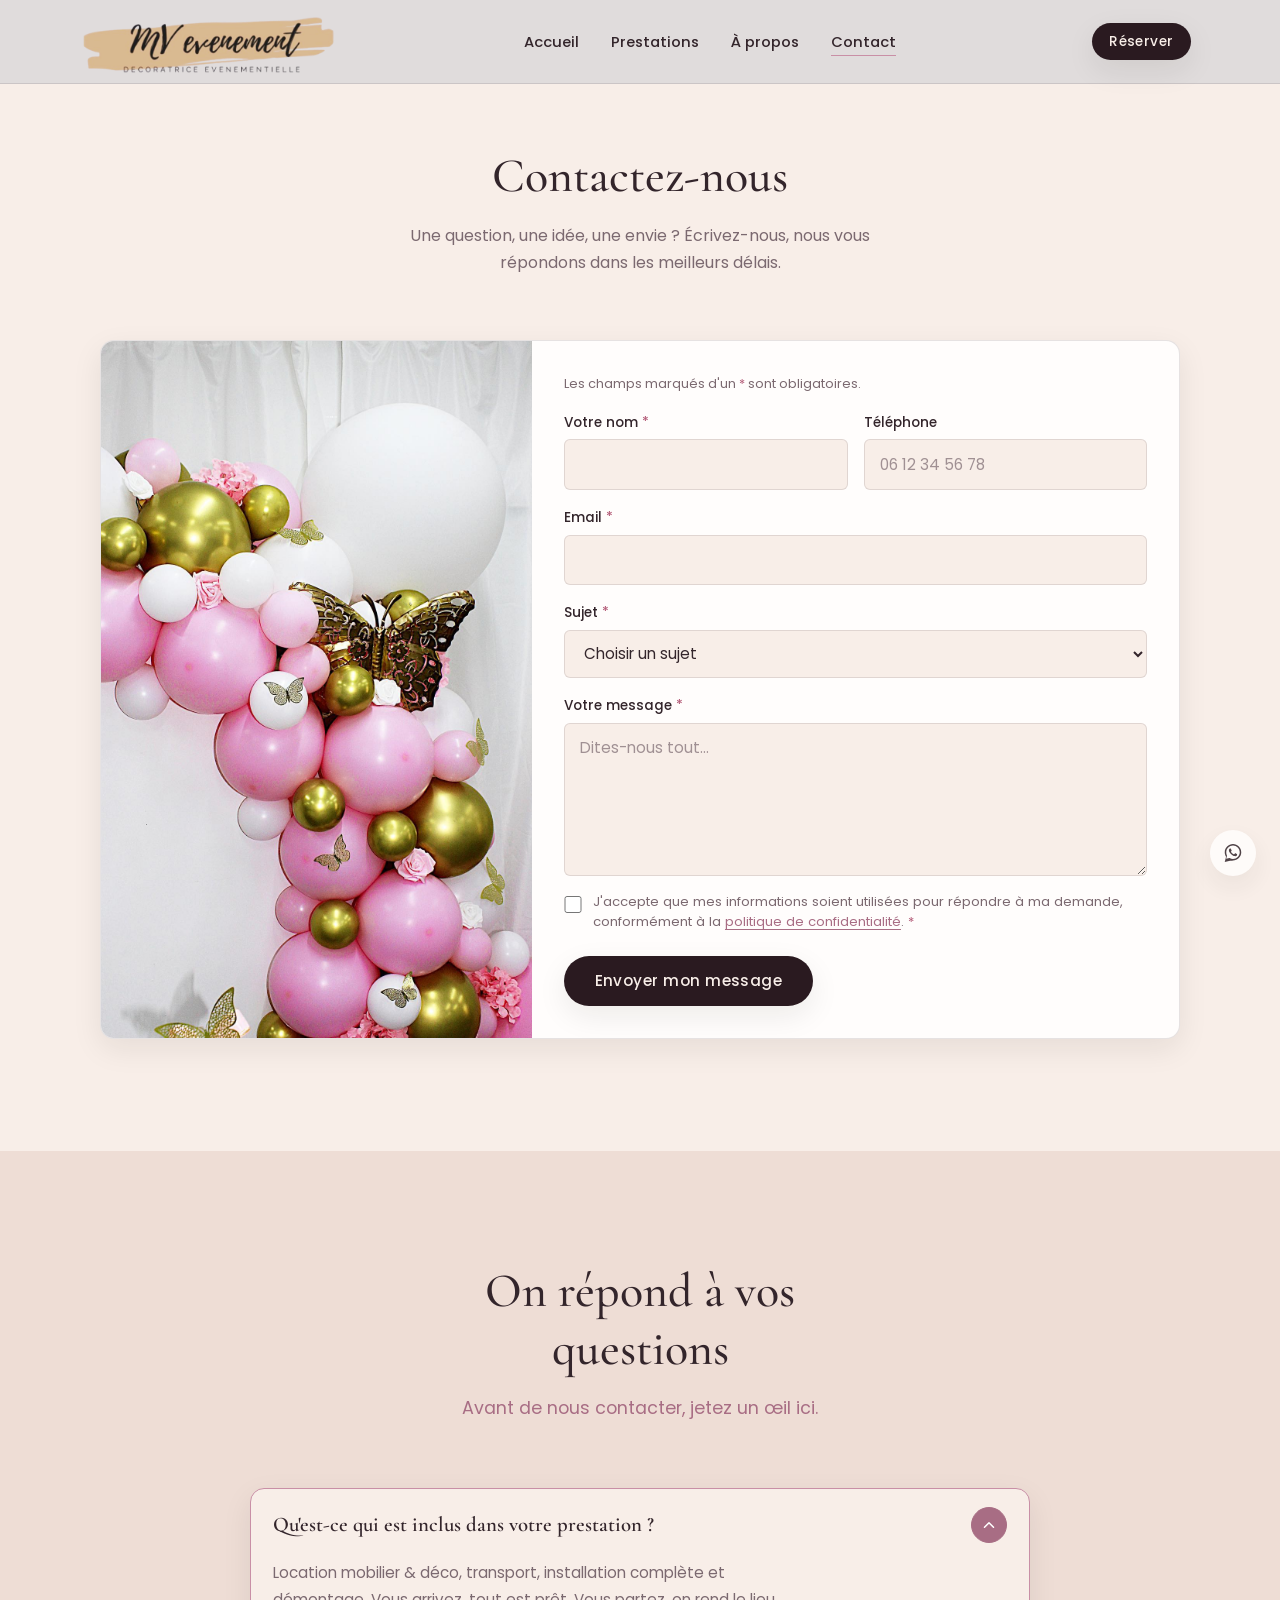
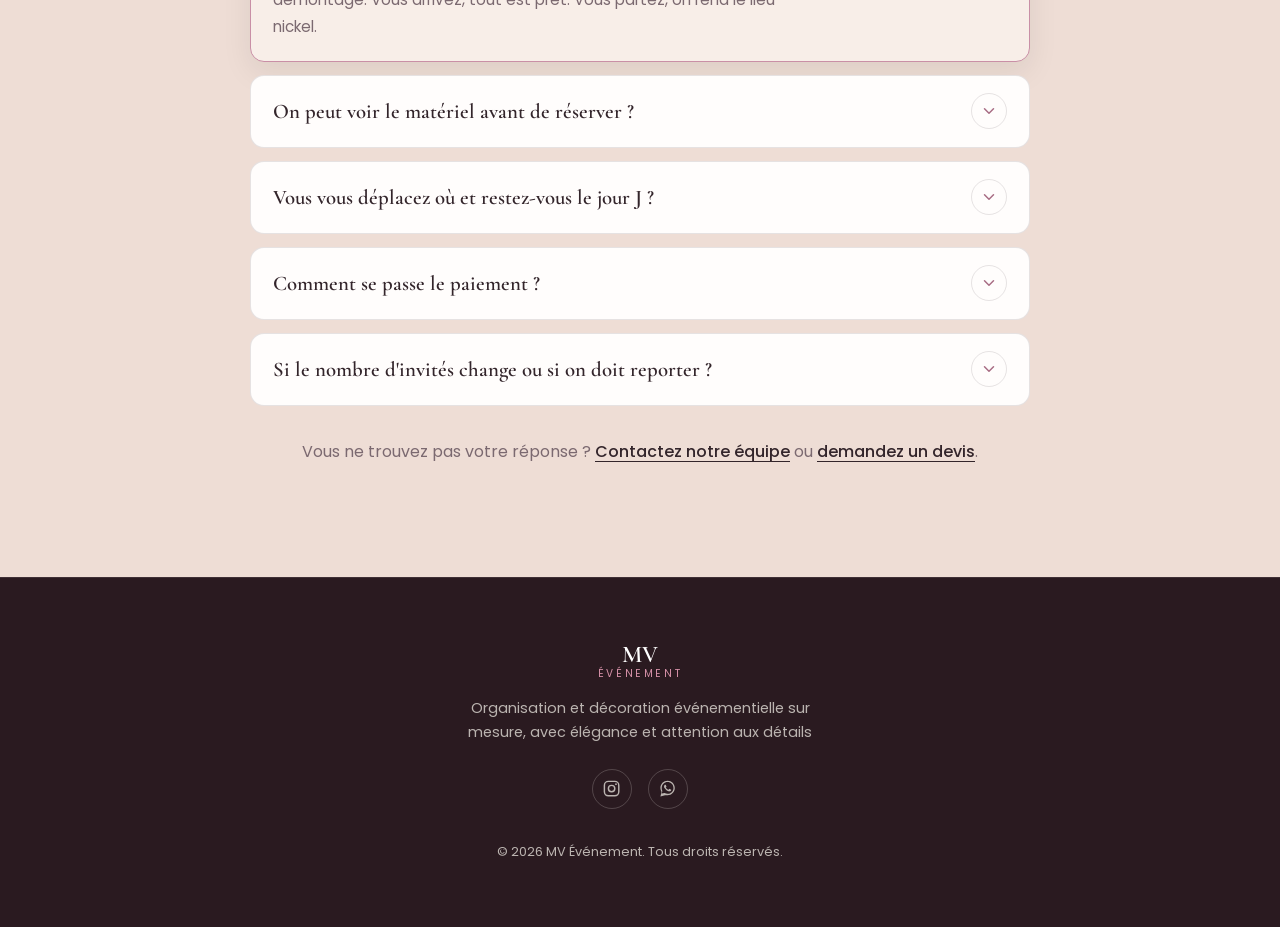
<file: contact.html>
<!doctype html>
<html lang="fr">
  <head>
    <meta charset="UTF-8" />
    <meta name="viewport" content="width=device-width, initial-scale=1.0" />
    <title>Contact et FAQ — MV Événement | Décoration événementielle à Gignac-la-Nerthe</title>
    <meta
      name="description"
      content="Contactez MV Événement pour votre décoration événementielle et retrouvez les réponses à vos questions : périmètre, mobilier, délais, devis."
    />
    <meta name="theme-color" content="#2a1a20" />

    <!-- Open Graph (ajoute og:image et og:url une fois le nom de domaine connu) -->
    <meta property="og:type" content="website" />
    <meta property="og:locale" content="fr_FR" />
    <meta property="og:site_name" content="MV Événement" />
    <meta property="og:title" content="Contact — MV Événement" />
    <meta
      property="og:description"
      content="Une question sur votre événement ? Écrivez-nous et retrouvez nos réponses aux questions fréquentes."
    />

    <link rel="preconnect" href="https://fonts.googleapis.com" />
    <link rel="preconnect" href="https://fonts.gstatic.com" crossorigin />
    <link
      href="https://fonts.googleapis.com/css2?family=Cormorant+Garamond:ital,wght@0,400;0,500;0,600;1,500&family=Poppins:wght@300;400;500;600&display=swap"
      rel="stylesheet"
    />

    <link rel="stylesheet" href="style.css" />
      <script type="application/ld+json">
{
  "@context": "https://schema.org",
  "@type": "FAQPage",
  "mainEntity": [
    {
      "@type": "Question",
      "name": "Quel est votre périmètre d'intervention ?",
      "acceptedAnswer": {
        "@type": "Answer",
        "text": "Nous intervenons principalement autour de Gignac-la-Nerthe et dans les Bouches-du-Rhône. Pour un événement plus éloigné, contactez-nous : nous étudions chaque demande, avec d'éventuels frais de déplacement indiqués clairement dans le devis."
      }
    },
    {
      "@type": "Question",
      "name": "Comment organiser une décoration pour mariage ?",
      "acceptedAnswer": {
        "@type": "Answer",
        "text": "Tout commence par un échange sur votre univers, vos couleurs et votre lieu. Nous vous proposons ensuite une ambiance sur mesure (arche, centres de table, entrée, salle) et nous nous occupons de l'installation et du démontage le jour J."
      }
    },
    {
      "@type": "Question",
      "name": "Proposez-vous la location de mobilier ?",
      "acceptedAnswer": {
        "@type": "Answer",
        "text": "Oui, nous proposons une sélection premium de mobilier et d'éléments décoratifs en location : tables et chaises design, vaisselle, mobilier lounge, structures florales, éclairages. Notre équipe gère le transport, l'installation et le démontage le jour J pour un rendu impeccable et sans contrainte."
      }
    },
    {
      "@type": "Question",
      "name": "Quels sont vos délais de réservation ?",
      "acceptedAnswer": {
        "@type": "Answer",
        "text": "Plus vous nous contactez tôt, mieux c'est, surtout pour les mariages en haute saison. Dès que votre date est fixée, envoyez-nous votre demande pour la réserver. Pour un événement à court terme, écrivez-nous : nous vous répondons selon nos disponibilités."
      }
    },
    {
      "@type": "Question",
      "name": "Quels types d'événements décorez-vous ?",
      "acceptedAnswer": {
        "@type": "Answer",
        "text": "Mariages, anniversaires, baptêmes, baby showers, mais aussi événements d'entreprise : chaque projet est pensé sur mesure, pour les particuliers comme pour les professionnels."
      }
    },
    {
      "@type": "Question",
      "name": "Comment obtenir un devis personnalisé ?",
      "acceptedAnswer": {
        "@type": "Answer",
        "text": "Remplissez notre formulaire de demande de devis en décrivant votre projet (type d'événement, date, lieu, budget, envies). Nous revenons vers vous rapidement avec une proposition adaptée."
      }
    }
  ]
}
    </script>
  </head>
  <body>
    <a href="#main-content" class="skip-link">Aller au contenu principal</a>

    <!-- ============ HEADER ============ -->
    <header class="site-header" id="site-header">
      <div class="header__inner">
        <a
          href="index.html"
          class="logo"
          aria-label="MV Événement, retour à l'accueil"
        >
          <img src="assets/images/logo.webp" alt="MV événements" />
        </a>

        <nav class="main-nav" id="main-nav" aria-label="Navigation principale">
          <ul class="main-nav__list">
            <li><a href="index.html" class="main-nav__link">Accueil</a></li>
            <li>
              <a href="prestations.html" class="main-nav__link">Prestations</a>
            </li>
            <li>
              <a href="about.html" class="main-nav__link">À propos</a>
            </li>
            <li>
              <a href="contact.html" class="main-nav__link" aria-current="page">Contact</a>
            </li>
            <!-- Visible uniquement dans le menu burger (mobile) -->
            <li class="main-nav__cta-item">
              <a href="devis.html" class="btn btn--gold btn--small">Réserver</a>
            </li>
          </ul>
        </nav>

        <div class="header__actions">
          <a
            href="devis.html"
            class="btn btn--gold btn--small header__cta"
            >Réserver</a
          >

          <button
            type="button"
            class="burger"
            id="burger"
            aria-expanded="false"
            aria-controls="main-nav"
            aria-label="Ouvrir le menu"
          >
            <span class="burger__bar"></span>
            <span class="burger__bar"></span>
            <span class="burger__bar"></span>
          </button>
        </div>
      </div>
    </header>

    <main id="main-content">
      <!-- ============ FORMULAIRE DE CONTACT ============ -->
      <section class="section devis__section">
        <h1 class="section__title">Contactez-nous</h1>
        <p class="devis__intro">
          Une question, une idée, une envie ? Écrivez-nous, nous vous répondons
          dans les meilleurs délais.
        </p>

        <div class="devis__form-wrapper" id="formulaire">
          <img
            class="devis__image"
            src="assets/images/contact.jpg"
            alt="Décoration événementielle réalisée par MV Événement"
          />

          <!-- ⚠️ À CONFIGURER : remplace l'action par ton service d'envoi (Formspree, Netlify Forms, PHP...) -->
          <form
            class="devis"
            action="https://formspree.io/f/VOTRE_ID"
            method="POST"
          >
            <input type="hidden" name="_subject" value="Nouveau message — page Contact MV Événement" />
            <!-- Anti-spam : champ piège invisible (reconnu par Formspree) -->
            <input type="text" name="_gotcha" tabindex="-1" autocomplete="off" aria-hidden="true" style="display:none" />

            <p class="devis__required-note">
              Les champs marqués d'un <span aria-hidden="true">*</span> sont
              obligatoires.
            </p>

            <div class="devis__row">
              <label class="devis__field" for="nom">
                <span class="devis__label">Votre nom <span aria-hidden="true">*</span></span>
                <input type="text" name="nom" id="nom" autocomplete="name" required />
              </label>

              <label class="devis__field" for="telephone">
                <span class="devis__label">Téléphone</span>
                <input type="tel" name="telephone" id="telephone" autocomplete="tel" placeholder="06 12 34 56 78" />
              </label>
            </div>

            <label class="devis__field" for="email">
              <span class="devis__label">Email <span aria-hidden="true">*</span></span>
              <input type="email" name="email" id="email" autocomplete="email" required />
            </label>

            <label class="devis__field" for="sujet">
              <span class="devis__label">Sujet <span aria-hidden="true">*</span></span>
              <select name="sujet" id="sujet" required>
                <option value="" disabled selected>Choisir un sujet</option>
                <option>Une question sur vos prestations</option>
                <option>Disponibilités et réservation</option>
                <option>Location de mobilier</option>
                <option>Partenariat / collaboration</option>
                <option>Autre</option>
              </select>
            </label>

            <label class="devis__field" for="message">
              <span class="devis__label">Votre message <span aria-hidden="true">*</span></span>
              <textarea name="message" id="message" rows="5" placeholder="Dites-nous tout..." required></textarea>
            </label>

            <label class="devis__consent" for="consent">
              <input type="checkbox" name="consent" id="consent" required />
              <span>
                J'accepte que mes informations soient utilisées pour répondre à
                ma demande, conformément à la
                <a href="politique-confidentialite.html">politique de confidentialité</a>.
                <span aria-hidden="true">*</span>
              </span>
            </label>

            <button type="submit" class="btn btn--gold devis__submit">
              Envoyer mon message
            </button>
          </form>
        </div>
      </section>

        <!-- ============ FAQ ============ -->
        <section class="section faq" id="faq" aria-labelledby="faq-title">
        <div class="faq__header">
            <h2 class="section__title" id="faq-title">On répond à vos questions</h2>
            <p class="faq__subtitle">Avant de nous contacter, jetez un œil ici.</p>
        </div>

        <div class="faq__list">
            <details class="faq__item" name="faq" open>
            <summary class="faq__question">
                <span>Qu'est-ce qui est inclus dans votre prestation ?</span>
                <span class="faq__icon" aria-hidden="true">
                <svg viewBox="0 0 24 24">
                    <path d="m6 9 6 6 6-6" fill="none" stroke="currentColor" stroke-width="2" stroke-linecap="round" stroke-linejoin="round" />
                </svg>
                </span>
            </summary>
            <div class="faq__answer">
                <p>Location mobilier &amp; déco, transport, installation complète et démontage. Vous arrivez, tout est prêt. Vous partez, on rend le lieu nickel.</p>
            </div>
            </details>

            <details class="faq__item" name="faq">
            <summary class="faq__question">
                <span>On peut voir le matériel avant de réserver ?</span>
                <span class="faq__icon" aria-hidden="true">
                <svg viewBox="0 0 24 24">
                    <path d="m6 9 6 6 6-6" fill="none" stroke="currentColor" stroke-width="2" stroke-linecap="round" stroke-linejoin="round" />
                </svg>
                </span>
            </summary>
            <div class="faq__answer">
                <p>Oui, sur RDV à Gignac-la-Nerthe + photos/vidéos réelles de nos dernières décos. Que du vrai matos MV, pas du Pinterest.</p>
            </div>
            </details>

            <details class="faq__item" name="faq">
            <summary class="faq__question">
                <span>Vous vous déplacez où et restez-vous le jour J ?</span>
                <span class="faq__icon" aria-hidden="true">
                <svg viewBox="0 0 24 24">
                    <path d="m6 9 6 6 6-6" fill="none" stroke="currentColor" stroke-width="2" stroke-linecap="round" stroke-linejoin="round" />
                </svg>
                </span>
            </summary>
            <div class="faq__answer">
                <p>Basées à Gignac-la-Nerthe, on intervient dans tout le 13, 83, 84, 06. On reste jusqu'à la fin de l'installation et on est joignables le jour J.</p>
            </div>
            </details>

            <details class="faq__item" name="faq">
            <summary class="faq__question">
                <span>Comment se passe le paiement ?</span>
                <span class="faq__icon" aria-hidden="true">
                <svg viewBox="0 0 24 24">
                    <path d="m6 9 6 6 6-6" fill="none" stroke="currentColor" stroke-width="2" stroke-linecap="round" stroke-linejoin="round" />
                </svg>
                </span>
            </summary>
            <div class="faq__answer">
                <p>30 % pour bloquer la date, le reste en 2 fois. 3x sans frais possible. Devis détaillé, 0 frais cachés.</p>
            </div>
            </details>

            <details class="faq__item" name="faq">
            <summary class="faq__question">
                <span>Si le nombre d'invités change ou si on doit reporter ?</span>
                <span class="faq__icon" aria-hidden="true">
                <svg viewBox="0 0 24 24">
                    <path d="m6 9 6 6 6-6" fill="none" stroke="currentColor" stroke-width="2" stroke-linecap="round" stroke-linejoin="round" />
                </svg>
                </span>
            </summary>
            <div class="faq__answer">
                <p>Marge de 10 % prévue, ajustement sans frais jusqu'à J-7. Report gratuit jusqu'à 6 mois si on a la nouvelle date dispo.</p>
            </div>
            </details>
        </div>

        <p class="faq__more">
            Vous ne trouvez pas votre réponse ?
            <a href="#formulaire">Contactez notre équipe</a>
            ou <a href="devis.html">demandez un devis</a>.
        </p>
        </section>

    </main>

    <!-- ============ FOOTER ============ -->
    <footer class="site-footer">
      <div class="container site-footer__inner">
        <div class="site-footer__brand">
          <span class="logo__main">MV</span>
          <span class="logo__sub">Événement</span>
        </div>
        <p class="site-footer__tagline">
          Organisation et décoration événementielle sur mesure, avec élégance et
          attention aux détails
        </p>
        <div class="site-footer__socials">
          <a
            href="https://www.instagram.com/mv_evenement/"
            target="_blank"
            rel="noopener noreferrer"
            aria-label="Instagram MV Événement"
          >
            <svg viewBox="0 0 24 24" aria-hidden="true">
              <rect x="3" y="3" width="18" height="18" rx="5" fill="none" stroke="currentColor" stroke-width="1.8" />
              <circle cx="12" cy="12" r="4" fill="none" stroke="currentColor" stroke-width="1.8" />
              <circle cx="17.5" cy="6.5" r="1.1" />
            </svg>
          </a>
          <!-- ⚠️ À VÉRIFIER : numéro WhatsApp à confirmer avec le client -->
          <a
            href="https://wa.me/33652282930"
            target="_blank"
            rel="noopener noreferrer"
            aria-label="WhatsApp MV Événement"
          >
            <svg viewBox="0 0 32 32" aria-hidden="true">
              <path
                d="M16.001 3C9.373 3 4 8.373 4 15c0 2.386.696 4.607 1.897 6.475L4 29l7.72-1.86A11.94 11.94 0 0 0 16 27c6.628 0 12-5.373 12-12S22.629 3 16.001 3zm0 21.8a9.76 9.76 0 0 1-4.98-1.363l-.357-.213-4.583 1.104 1.223-4.47-.232-.367A9.76 9.76 0 0 1 6.2 15c0-5.404 4.397-9.8 9.801-9.8 5.403 0 9.8 4.396 9.8 9.8 0 5.404-4.397 9.8-9.8 9.8zm5.377-7.34c-.294-.147-1.74-.859-2.01-.957-.27-.098-.466-.147-.663.147-.196.294-.76.957-.933 1.153-.172.196-.343.22-.637.073-.294-.147-1.24-.457-2.362-1.457-.873-.779-1.463-1.74-1.635-2.034-.172-.294-.018-.453.129-.6.132-.132.294-.343.441-.514.147-.172.196-.294.294-.49.098-.196.049-.367-.024-.514-.073-.147-.663-1.597-.909-2.187-.239-.574-.482-.497-.663-.506l-.564-.01c-.196 0-.514.073-.784.367-.27.294-1.03 1.006-1.03 2.455 0 1.448 1.055 2.848 1.202 3.044.147.196 2.076 3.17 5.032 4.444.703.303 1.251.484 1.679.62.705.224 1.347.192 1.854.117.566-.084 1.74-.712 1.985-1.4.245-.69.245-1.28.172-1.4-.073-.122-.269-.196-.563-.343z"
              />
            </svg>
          </a>
        </div>
        <p class="site-footer__copy">
          © <span id="current-year">2026</span> MV Événement. Tous droits
          réservés.
        </p>
      </div>
    </footer>

    <!-- ============ BOUTON WHATSAPP FLOTTANT ============ -->
    <a
      href="https://wa.me/33652282930"
      target="_blank"
      rel="noopener noreferrer"
      class="whatsapp-float"
      aria-label="Contacter MV Événement sur WhatsApp"
    >
      <svg viewBox="0 0 32 32" aria-hidden="true">
        <path
          d="M16.001 3C9.373 3 4 8.373 4 15c0 2.386.696 4.607 1.897 6.475L4 29l7.72-1.86A11.94 11.94 0 0 0 16 27c6.628 0 12-5.373 12-12S22.629 3 16.001 3zm0 21.8a9.76 9.76 0 0 1-4.98-1.363l-.357-.213-4.583 1.104 1.223-4.47-.232-.367A9.76 9.76 0 0 1 6.2 15c0-5.404 4.397-9.8 9.801-9.8 5.403 0 9.8 4.396 9.8 9.8 0 5.404-4.397 9.8-9.8 9.8zm5.377-7.34c-.294-.147-1.74-.859-2.01-.957-.27-.098-.466-.147-.663.147-.196.294-.76.957-.933 1.153-.172.196-.343.22-.637.073-.294-.147-1.24-.457-2.362-1.457-.873-.779-1.463-1.74-1.635-2.034-.172-.294-.018-.453.129-.6.132-.132.294-.343.441-.514.147-.172.196-.294.294-.49.098-.196.049-.367-.024-.514-.073-.147-.663-1.597-.909-2.187-.239-.574-.482-.497-.663-.506l-.564-.01c-.196 0-.514.073-.784.367-.27.294-1.03 1.006-1.03 2.455 0 1.448 1.055 2.848 1.202 3.044.147.196 2.076 3.17 5.032 4.444.703.303 1.251.484 1.679.62.705.224 1.347.192 1.854.117.566-.084 1.74-.712 1.985-1.4.245-.69.245-1.28.172-1.4-.073-.122-.269-.196-.563-.343z"
        />
      </svg>
    </a>

    <script src="script.js"></script>
  </body>
</html>
</file>
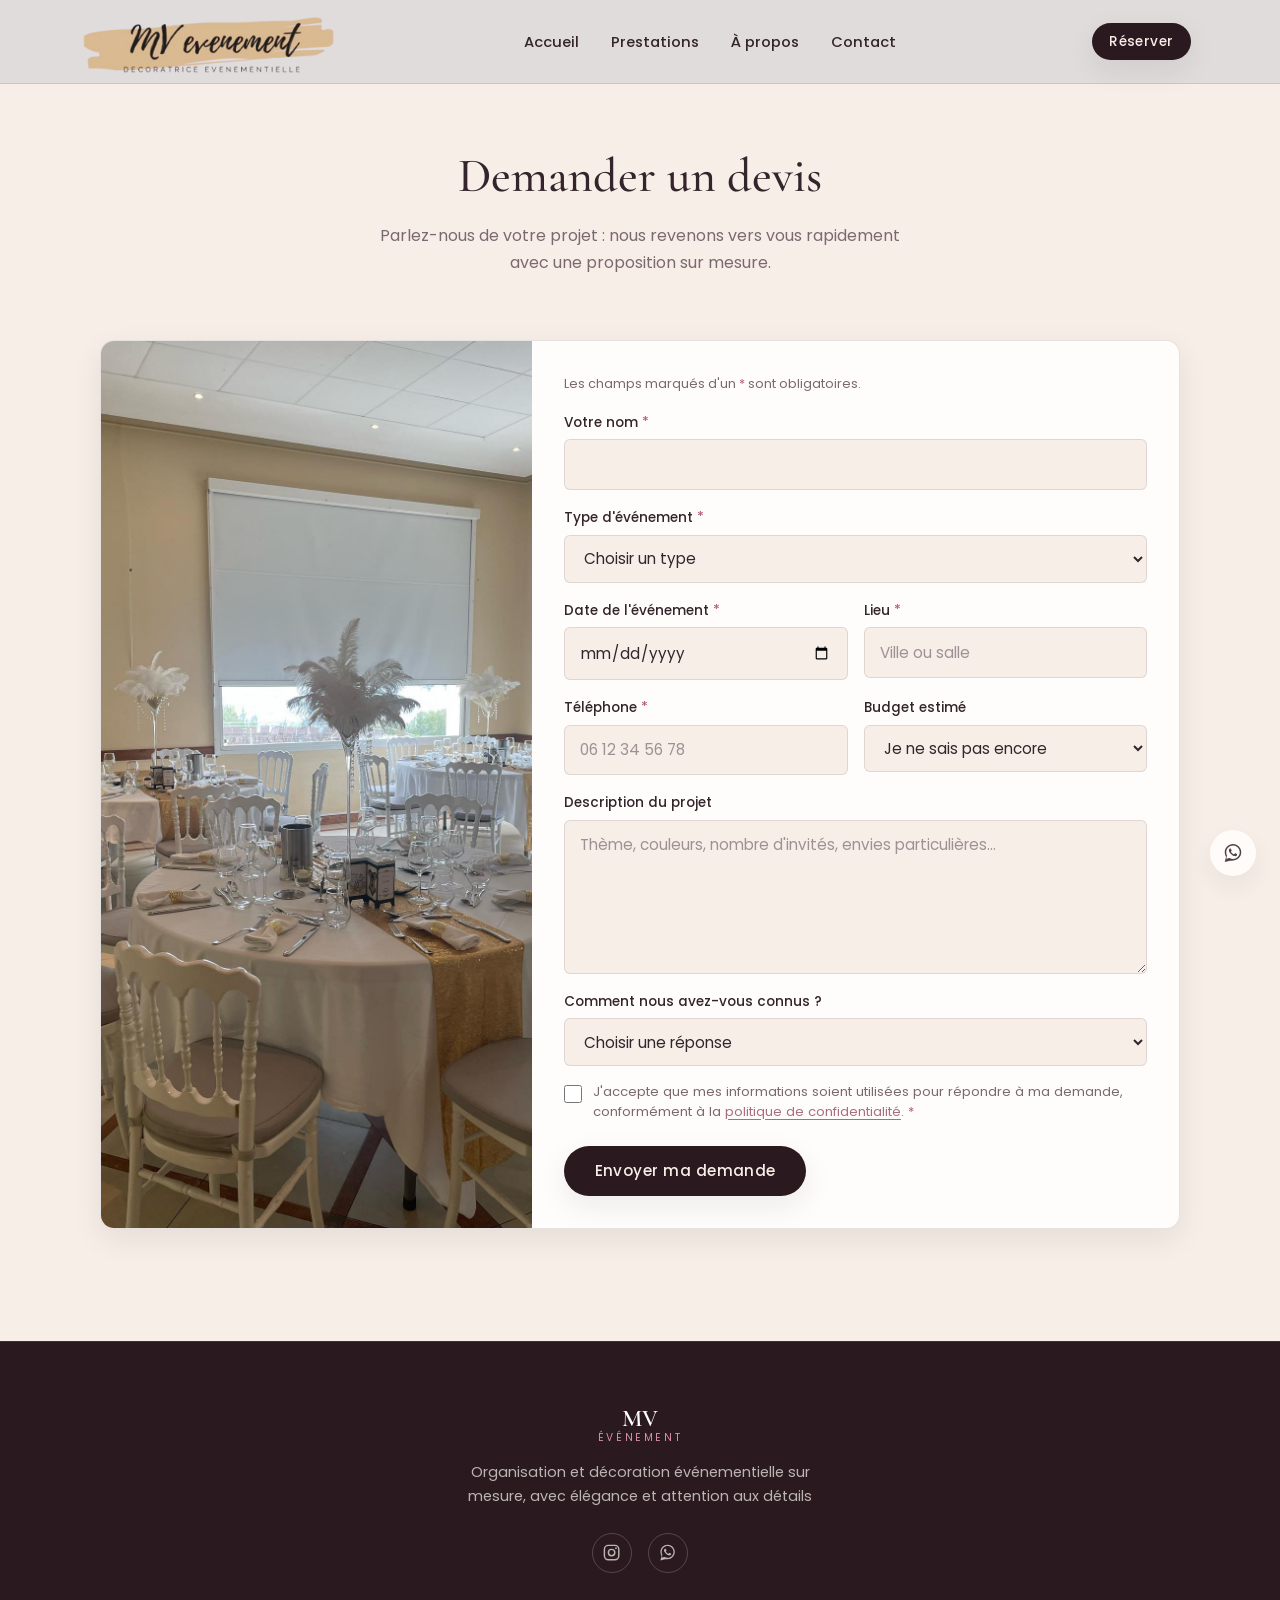
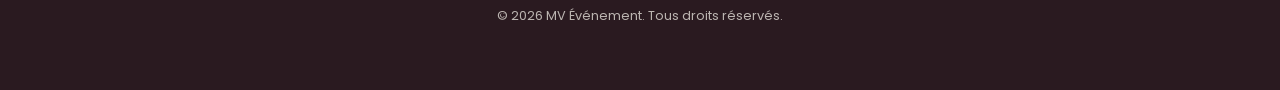
<file: devis.html>
<!doctype html>
<html lang="fr">
  <head>
    <meta charset="UTF-8" />
    <meta name="viewport" content="width=device-width, initial-scale=1.0" />
    <title>Demander un devis — MV Événement | Décoration événementielle à Gignac-la-Nerthe</title>
    <meta
      name="description"
      content="Demandez votre devis gratuit à MV Événement : décoration et organisation d'événements sur mesure. Décrivez votre projet, Vanessa vous répond rapidement."
    />
    <meta name="theme-color" content="#2a1a20" />

    <!-- Open Graph (ajoute og:image et og:url une fois le nom de domaine connu) -->
    <meta property="og:type" content="website" />
    <meta property="og:locale" content="fr_FR" />
    <meta property="og:site_name" content="MV Événement" />
    <meta property="og:title" content="Demander un devis — MV Événement" />
    <meta
      property="og:description"
      content="Parlez-nous de votre événement : nous imaginons un décor sur mesure et vous envoyons un devis."
    />

    <link rel="preconnect" href="https://fonts.googleapis.com" />
    <link rel="preconnect" href="https://fonts.gstatic.com" crossorigin />
    <link
      href="https://fonts.googleapis.com/css2?family=Cormorant+Garamond:ital,wght@0,400;0,500;0,600;1,500&family=Poppins:wght@300;400;500;600&display=swap"
      rel="stylesheet"
    />

    <link rel="stylesheet" href="style.css" />
  </head>
  <body>
    <a href="#main-content" class="skip-link">Aller au contenu principal</a>

    <!-- ============ HEADER ============ -->
    <header class="site-header" id="site-header">
      <div class="header__inner">
        <a
          href="index.html"
          class="logo"
          aria-label="MV Événement, retour à l'accueil"
        >
          <img src="assets/images/logo.webp" alt="MV événements" />
        </a>

        <nav class="main-nav" id="main-nav" aria-label="Navigation principale">
          <ul class="main-nav__list">
            <li><a href="index.html" class="main-nav__link">Accueil</a></li>
            <li>
              <a href="prestations.html" class="main-nav__link">Prestations</a>
            </li>
            <li>
              <a href="about.html" class="main-nav__link">À propos</a>
            </li>
            <li>
              <a href="contact.html" class="main-nav__link">Contact</a>
            </li>

            <li class="main-nav__cta-item">
              <a href="devis.html" class="btn btn--gold btn--small">Réserver</a>
            </li>
          </ul>
        </nav>

        <div class="header__actions">
          <a
            href="devis.html"
            class="btn btn--gold btn--small header__cta"
            aria-current="page"
            >Réserver</a
          >

          <button
            type="button"
            class="burger"
            id="burger"
            aria-expanded="false"
            aria-controls="main-nav"
            aria-label="Ouvrir le menu"
          >
            <span class="burger__bar"></span>
            <span class="burger__bar"></span>
            <span class="burger__bar"></span>
          </button>
        </div>
      </div>
    </header>

    <main id="main-content">
      <section class="section devis__section">
        <h1 class="section__title">Demander un devis</h1>
        <p class="devis__intro">
          Parlez-nous de votre projet : nous revenons vers vous rapidement avec
          une proposition sur mesure.
        </p>

        <div class="devis__form-wrapper">
          <img
            class="devis__image"
            src="assets/images/devis.jpg"
            alt="Décoration événementielle réalisée par MV Événement"
          />

          <!-- ⚠️ À CONFIGURER : remplace l'action par ton service d'envoi (Formspree, Netlify Forms, PHP...) -->
          <form
            class="devis"
            action="https://formspree.io/f/VOTRE_ID"
            method="POST"
          >
            <p class="devis__required-note">
              Les champs marqués d'un <span aria-hidden="true">*</span> sont
              obligatoires.
            </p>

            <label class="devis__field" for="nom">
              <span class="devis__label">Votre nom <span aria-hidden="true">*</span></span>
              <input
                type="text"
                name="nom"
                id="nom"
                autocomplete="name"
                required
              />
            </label>

            <label class="devis__field" for="type">
              <span class="devis__label">Type d'événement <span aria-hidden="true">*</span></span>
              <select name="type" id="type" required>
                <option value="" disabled selected>Choisir un type</option>
                <option>Mariage</option>
                <option>Anniversaire</option>
                <option>Baptême / Communion</option>
                <option>Baby shower / Gender reveal</option>
                <option>Événement d'entreprise</option>
                <option>Autre</option>
              </select>
            </label>

            <div class="devis__row">
              <label class="devis__field" for="date">
                <span class="devis__label">Date de l'événement <span aria-hidden="true">*</span></span>
                <input type="date" name="date" id="date" required />
              </label>

              <label class="devis__field" for="lieu">
                <span class="devis__label">Lieu <span aria-hidden="true">*</span></span>
                <input
                  type="text"
                  name="lieu"
                  id="lieu"
                  placeholder="Ville ou salle"
                  autocomplete="off"
                  required
                />
              </label>
            </div>

            <div class="devis__row">
              <label class="devis__field" for="telephone">
                <span class="devis__label">Téléphone <span aria-hidden="true">*</span></span>
                <input
                  type="tel"
                  name="telephone"
                  id="telephone"
                  autocomplete="tel"
                  placeholder="06 12 34 56 78"
                  required
                />
              </label>

              <label class="devis__field" for="budget">
                <span class="devis__label">Budget estimé</span>
                <select name="budget" id="budget">
                  <option value="" selected>Je ne sais pas encore</option>
                  <option>Moins de 500 €</option>
                  <option>500 € – 1 000 €</option>
                  <option>1 000 € – 2 500 €</option>
                  <option>2 500 € – 5 000 €</option>
                  <option>Plus de 5 000 €</option>
                </select>
              </label>
            </div>

            <label class="devis__field" for="description">
              <span class="devis__label">Description du projet</span>
              <textarea
                name="description"
                id="description"
                rows="5"
                placeholder="Thème, couleurs, nombre d'invités, envies particulières..."
              ></textarea>
            </label>

            <label class="devis__field" for="source">
              <span class="devis__label">Comment nous avez-vous connus ?</span>
              <select name="source" id="source">
                <option value="" selected>Choisir une réponse</option>
                <option>Instagram</option>
                <option>Google</option>
                <option>Bouche à oreille</option>
                <option>WhatsApp</option>
                <option>Un événement où vous étiez présents</option>
                <option>Autre</option>
              </select>
            </label>

            <label class="devis__consent" for="consent">
              <input type="checkbox" name="consent" id="consent" required />
              <span>
                J'accepte que mes informations soient utilisées pour répondre à
                ma demande, conformément à la
                <a href="politique-confidentialite.html">politique de confidentialité</a>.
                <span aria-hidden="true">*</span>
              </span>
            </label>

            <button type="submit" class="btn btn--gold devis__submit">
              Envoyer ma demande
            </button>
          </form>
        </div>
      </section>
    </main>

    <!-- ============ FOOTER ============ -->
    <footer class="site-footer">
      <div class="container site-footer__inner">
        <div class="site-footer__brand">
          <span class="logo__main">MV</span>
          <span class="logo__sub">Événement</span>
        </div>
        <p class="site-footer__tagline">
          Organisation et décoration événementielle sur mesure, avec élégance et
          attention aux détails
        </p>
        <div class="site-footer__socials">
          <a
            href="https://www.instagram.com/mv_evenement/"
            target="_blank"
            rel="noopener noreferrer"
            aria-label="Instagram MV Événement"
          >
            <svg viewBox="0 0 24 24" aria-hidden="true">
              <rect x="3" y="3" width="18" height="18" rx="5" fill="none" stroke="currentColor" stroke-width="1.8" />
              <circle cx="12" cy="12" r="4" fill="none" stroke="currentColor" stroke-width="1.8" />
              <circle cx="17.5" cy="6.5" r="1.1" />
            </svg>
          </a>
          <!-- ⚠️ À VÉRIFIER : numéro WhatsApp à confirmer avec le client -->
          <a
            href="https://wa.me/33652282930"
            target="_blank"
            rel="noopener noreferrer"
            aria-label="WhatsApp MV Événement"
          >
            <svg viewBox="0 0 32 32" aria-hidden="true">
              <path
                d="M16.001 3C9.373 3 4 8.373 4 15c0 2.386.696 4.607 1.897 6.475L4 29l7.72-1.86A11.94 11.94 0 0 0 16 27c6.628 0 12-5.373 12-12S22.629 3 16.001 3zm0 21.8a9.76 9.76 0 0 1-4.98-1.363l-.357-.213-4.583 1.104 1.223-4.47-.232-.367A9.76 9.76 0 0 1 6.2 15c0-5.404 4.397-9.8 9.801-9.8 5.403 0 9.8 4.396 9.8 9.8 0 5.404-4.397 9.8-9.8 9.8zm5.377-7.34c-.294-.147-1.74-.859-2.01-.957-.27-.098-.466-.147-.663.147-.196.294-.76.957-.933 1.153-.172.196-.343.22-.637.073-.294-.147-1.24-.457-2.362-1.457-.873-.779-1.463-1.74-1.635-2.034-.172-.294-.018-.453.129-.6.132-.132.294-.343.441-.514.147-.172.196-.294.294-.49.098-.196.049-.367-.024-.514-.073-.147-.663-1.597-.909-2.187-.239-.574-.482-.497-.663-.506l-.564-.01c-.196 0-.514.073-.784.367-.27.294-1.03 1.006-1.03 2.455 0 1.448 1.055 2.848 1.202 3.044.147.196 2.076 3.17 5.032 4.444.703.303 1.251.484 1.679.62.705.224 1.347.192 1.854.117.566-.084 1.74-.712 1.985-1.4.245-.69.245-1.28.172-1.4-.073-.122-.269-.196-.563-.343z"
              />
            </svg>
          </a>
        </div>
        <p class="site-footer__copy">
          © <span id="current-year">2026</span> MV Événement. Tous droits
          réservés.
        </p>
      </div>
    </footer>

    <!-- ============ BOUTON WHATSAPP FLOTTANT ============ -->
    <a
      href="https://wa.me/33652282930"
      target="_blank"
      rel="noopener noreferrer"
      class="whatsapp-float"
      aria-label="Contacter MV Événement sur WhatsApp"
    >
      <svg viewBox="0 0 32 32" aria-hidden="true">
        <path
          d="M16.001 3C9.373 3 4 8.373 4 15c0 2.386.696 4.607 1.897 6.475L4 29l7.72-1.86A11.94 11.94 0 0 0 16 27c6.628 0 12-5.373 12-12S22.629 3 16.001 3zm0 21.8a9.76 9.76 0 0 1-4.98-1.363l-.357-.213-4.583 1.104 1.223-4.47-.232-.367A9.76 9.76 0 0 1 6.2 15c0-5.404 4.397-9.8 9.801-9.8 5.403 0 9.8 4.396 9.8 9.8 0 5.404-4.397 9.8-9.8 9.8zm5.377-7.34c-.294-.147-1.74-.859-2.01-.957-.27-.098-.466-.147-.663.147-.196.294-.76.957-.933 1.153-.172.196-.343.22-.637.073-.294-.147-1.24-.457-2.362-1.457-.873-.779-1.463-1.74-1.635-2.034-.172-.294-.018-.453.129-.6.132-.132.294-.343.441-.514.147-.172.196-.294.294-.49.098-.196.049-.367-.024-.514-.073-.147-.663-1.597-.909-2.187-.239-.574-.482-.497-.663-.506l-.564-.01c-.196 0-.514.073-.784.367-.27.294-1.03 1.006-1.03 2.455 0 1.448 1.055 2.848 1.202 3.044.147.196 2.076 3.17 5.032 4.444.703.303 1.251.484 1.679.62.705.224 1.347.192 1.854.117.566-.084 1.74-.712 1.985-1.4.245-.69.245-1.28.172-1.4-.073-.122-.269-.196-.563-.343z"
        />
      </svg>
    </a>

    <script src="script.js"></script>
  </body>
</html>
</file>
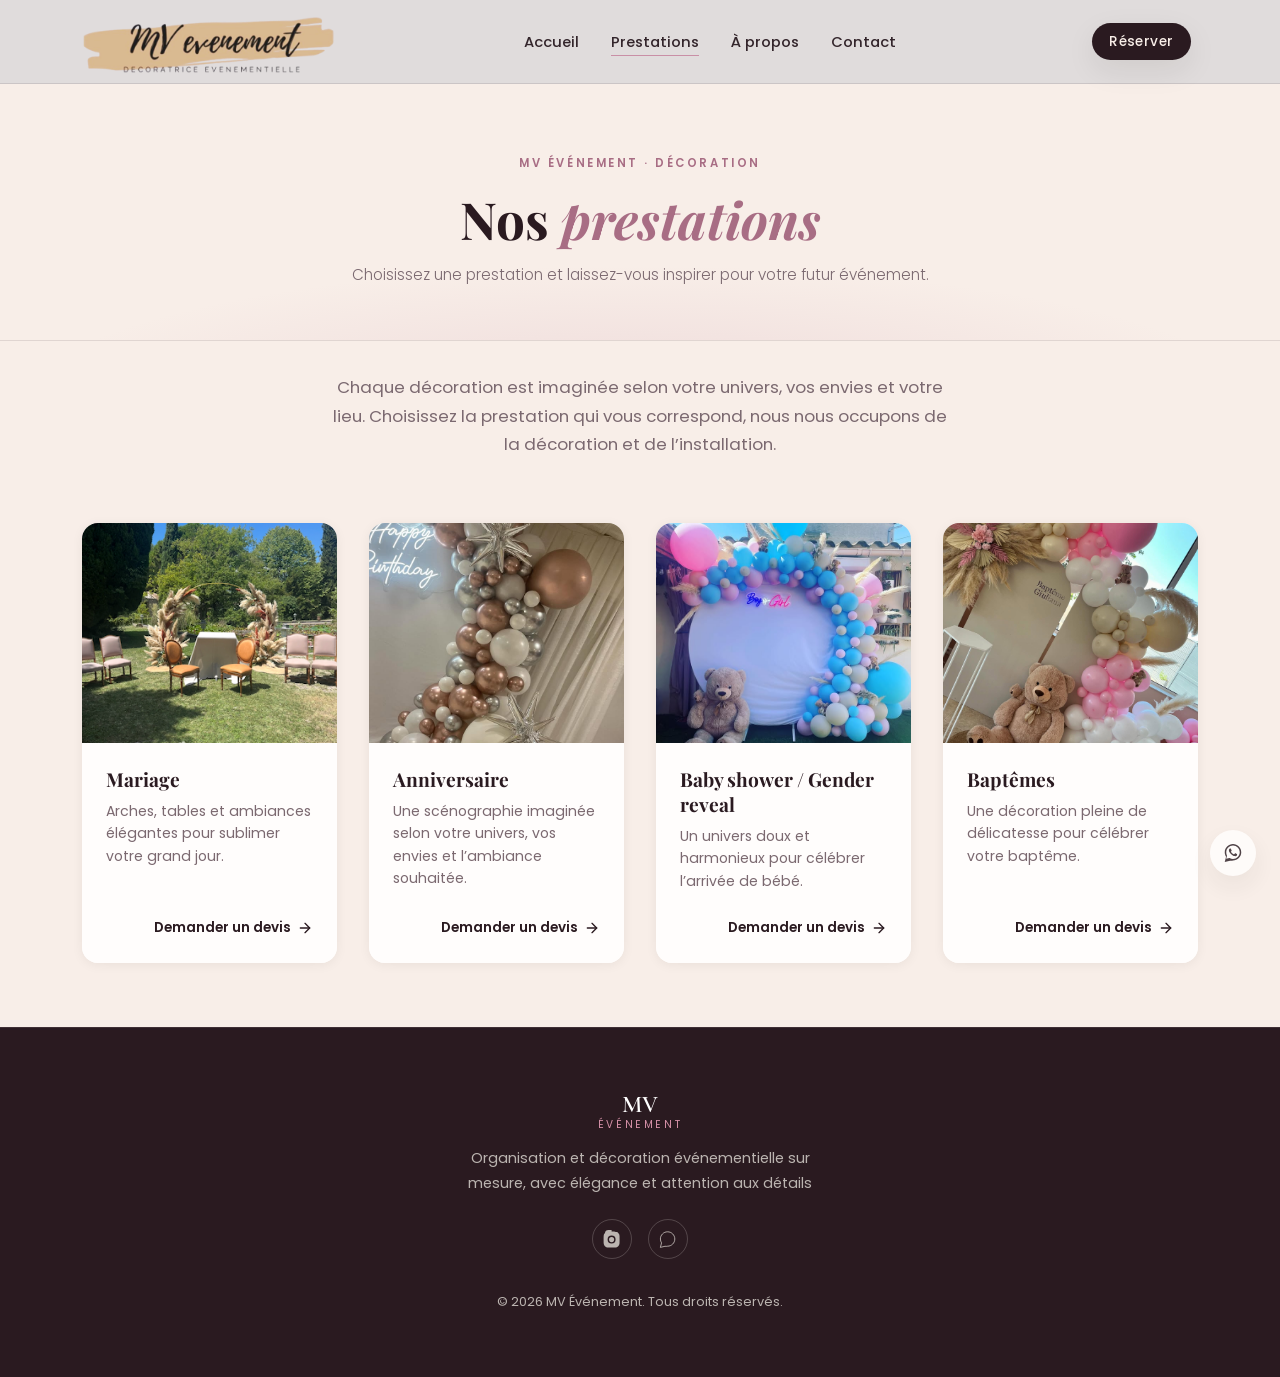
<file: prestations.html>
<!doctype html>
<html lang="fr">
  <head>
    <meta charset="UTF-8" />
    <meta name="viewport" content="width=device-width, initial-scale=1.0" />
    <title>Nos prestations — MV Événement | Décoration événementielle à Gignac-la-Nerthe</title>
    <meta name="description" content="Découvrez les prestations de MV Événement : décoration de mariages, anniversaires, baby showers, gender reveals et baptêmes. Choisissez votre prestation et laissez-vous inspirer." />
    <meta name="theme-color" content="#2a1a20" />

    <link rel="preconnect" href="https://fonts.googleapis.com" />
    <link rel="preconnect" href="https://fonts.gstatic.com" crossorigin />
    <link href="https://fonts.googleapis.com/css2?family=Cormorant+Garamond:ital,wght@0,400;0,500;0,600;1,500&family=Poppins:wght@300;400;500;600&display=swap" rel="stylesheet" />
    <link rel="stylesheet" href="https://fonts.googleapis.com/css2?family=Inter:wght@300;400;500;600;700&family=Playfair+Display:ital,wght@0,400;0,600;0,700;1,400&display=swap" />

    <link rel="stylesheet" href="style.css" />
  </head>
  <body>
    <a href="#main-content" class="skip-link">Aller au contenu principal</a>

    <!-- ============ HEADER ============ -->
    <header class="site-header" id="site-header">
      <div class="header__inner">
        <a href="index.html" class="logo" aria-label="MV Événement, retour à l'accueil">
          <img src="assets/images/logo.webp" alt="MV événements" />
        </a>

        <nav class="main-nav" id="main-nav" aria-label="Navigation principale">
          <ul class="main-nav__list">
            <li><a href="index.html" class="main-nav__link">Accueil</a></li>
            <li><a href="prestations.html" class="main-nav__link" aria-current="page">Prestations</a></li>
            <li><a href="about.html" class="main-nav__link">À propos</a></li>
            <li><a href="contact.html" class="main-nav__link">Contact</a></li>
          </ul>
        </nav>

        <div class="header__actions">
          <a href="devis.html" class="btn btn--gold btn--small header__cta">Réserver</a>
          <button type="button" class="burger" id="burger" aria-expanded="false" aria-controls="main-nav" aria-label="Ouvrir le menu">
            <span class="burger__bar"></span>
            <span class="burger__bar"></span>
            <span class="burger__bar"></span>
          </button>
        </div>
      </div>
    </header>

    <main id="main-content">
      <!-- ============ HERO (même structure que la galerie du Petit Atelier) ============ -->
      <section class="presta-hero">
        <span class="presta-hero__label">MV Événement · Décoration</span>
        <h1 class="presta-hero__title">Nos <em>prestations</em></h1>
        <p class="presta-hero__sub">Choisissez une prestation et laissez-vous inspirer pour votre futur événement.</p>
      </section>

      <!-- ============ PRESTATIONS : UNE CARD PAR PRESTATION ============ -->
      <section class="presta" aria-label="Nos prestations">
        <div class="container">
          <p class="presta__intro">
            Chaque décoration est imaginée selon votre univers, vos envies et votre lieu.
            Choisissez la prestation qui vous correspond, nous nous occupons de la décoration
            et de l’installation.
          </p>

          <!-- Pour ajouter une prestation : copie un bloc <article>, change l'image, le titre et le texte -->
          <div class="presta__grid">
            <article class="presta-card reveal">
              <div class="presta-card__image">
                <img
                  src="assets/images/prestation-mariage.webp"
                  alt="Décoration de mariage MV Événement"
                  loading="lazy"
                  onerror="this.parentElement.classList.add('is-placeholder')"
                />
              </div>
              <div class="presta-card__body">
                <h2 class="presta-card__title">Mariage</h2>
                <p class="presta-card__text">Arches, tables et ambiances élégantes pour sublimer votre grand jour.</p>
                <a href="devis.html" class="presta-card__link">
                  Demander un devis
                  <svg viewBox="0 0 24 24" aria-hidden="true"><path d="M5 12h14" /><path d="m12 5 7 7-7 7" /></svg>
                </a>
              </div>
            </article>

            <article class="presta-card reveal">
              <div class="presta-card__image">
                <img
                  src="assets/images/prestation-anniversaire.webp"
                  alt="Décoration d’anniversaire MV Événement"
                  loading="lazy"
                  onerror="this.parentElement.classList.add('is-placeholder')"
                />
              </div>
              <div class="presta-card__body">
                <h2 class="presta-card__title">Anniversaire</h2>
                <p class="presta-card__text">Une scénographie imaginée selon votre univers, vos envies et l’ambiance souhaitée.</p>
                <a href="devis.html" class="presta-card__link">
                  Demander un devis
                  <svg viewBox="0 0 24 24" aria-hidden="true"><path d="M5 12h14" /><path d="m12 5 7 7-7 7" /></svg>
                </a>
              </div>
            </article>

            <article class="presta-card reveal">
              <div class="presta-card__image">
                <img
                  src="assets/images/prestation-babyshower.webp"
                  alt="Décoration de baby shower et gender reveal MV Événement"
                  loading="lazy"
                  onerror="this.parentElement.classList.add('is-placeholder')"
                />
              </div>
              <div class="presta-card__body">
                <h2 class="presta-card__title">Baby shower / Gender reveal</h2>
                <p class="presta-card__text">Un univers doux et harmonieux pour célébrer l’arrivée de bébé.</p>
                <a href="devis.html" class="presta-card__link">
                  Demander un devis
                  <svg viewBox="0 0 24 24" aria-hidden="true"><path d="M5 12h14" /><path d="m12 5 7 7-7 7" /></svg>
                </a>
              </div>
            </article>

            <article class="presta-card reveal">
              <div class="presta-card__image">
                <img
                  src="assets/images/prestation-pro.webp"
                  alt="Décoration de baptême MV Événement"
                  loading="lazy"
                  onerror="this.parentElement.classList.add('is-placeholder')"
                />
              </div>
              <div class="presta-card__body">
                <h2 class="presta-card__title">Baptêmes</h2>
                <p class="presta-card__text">Une décoration pleine de délicatesse pour célébrer votre baptême.</p>
                <a href="devis.html" class="presta-card__link">
                  Demander un devis
                  <svg viewBox="0 0 24 24" aria-hidden="true"><path d="M5 12h14" /><path d="m12 5 7 7-7 7" /></svg>
                </a>
              </div>
            </article>
          </div>
        </div>
      </section>


    </main>

    <!-- ============ FOOTER ============ -->
    <footer class="site-footer">
      <div class="container site-footer__inner">
        <div class="site-footer__brand">
          <span class="logo__main">MV</span>
          <span class="logo__sub">Événement</span>
        </div>
        <p class="site-footer__tagline">Organisation et décoration événementielle sur mesure, avec élégance et attention aux détails</p>
        <div class="site-footer__socials">
          <a href="https://www.instagram.com/mv_evenement/" target="_blank" rel="noopener noreferrer" aria-label="Instagram MV Événement">
            <svg viewBox="0 0 24 24" aria-hidden="true"><path d="M12 2c2.7 0 3.06.01 4.12.06 1.06.05 1.79.22 2.43.47.66.26 1.22.6 1.77 1.15.55.55.9 1.11 1.15 1.77.25.64.42 1.37.47 2.43.05 1.06.06 1.42.06 4.12s-.01 3.06-.06 4.12c-.05 1.06-.22 1.79-.47 2.43a4.9 4.9 0 0 1-1.15 1.77 4.9 4.9 0 0 1-1.77 1.15c-.64.25-1.37.42-2.43.47-1.06.05-1.42.06-4.12.06s-3.06-.01-4.12-.06c-1.06-.05-1.79-.22-2.43-.47a4.9 4.9 0 0 1-1.77-1.15 4.9 4.9 0 0 1-1.15-1.77c-.25-.64-.42-1.37-.47-2.43C2.01 15.06 2 14.7 2 12s.01-3.06.06-4.12c.05-1.06.22-1.79.47-2.43.26-.66.6-1.22 1.15-1.77A4.9 4.9 0 0 1 5.45.53C6.09.28 6.82.11 7.88.06 8.94.01 9.3 0 12 0zm0 5a5 5 0 1 0 0 10 5 5 0 0 0 0-10zm0 8.2a3.2 3.2 0 1 1 0-6.4 3.2 3.2 0 0 1 0 6.4zm5.2-8.4a1.2 1.2 0 1 1-2.4 0 1.2 1.2 0 0 1 2.4 0z"/></svg>
          </a>
          <a href="https://wa.me/33652282930" target="_blank" rel="noopener noreferrer" aria-label="WhatsApp MV Événement">
            <svg viewBox="0 0 32 32" aria-hidden="true"><path d="M16.001 3C9.373 3 4 8.373 4 15c0 2.386.696 4.607 1.897 6.475L4 29l7.72-1.86A11.94 11.94 0 0 0 16 27c6.628 0 12-5.373 12-12S22.629 3 16.001 3z" fill="none" stroke="currentColor" stroke-width="1.5"/></svg>
          </a>
        </div>
        <p class="site-footer__copy">© <span id="current-year">2026</span> MV Événement. Tous droits réservés.</p>
      </div>
    </footer>

    <a href="https://wa.me/33652282930" target="_blank" rel="noopener noreferrer" class="whatsapp-float" aria-label="Contacter MV Événement sur WhatsApp">
      <svg viewBox="0 0 32 32" aria-hidden="true"><path d="M16.001 3C9.373 3 4 8.373 4 15c0 2.386.696 4.607 1.897 6.475L4 29l7.72-1.86A11.94 11.94 0 0 0 16 27c6.628 0 12-5.373 12-12S22.629 3 16.001 3zm0 21.8a9.76 9.76 0 0 1-4.98-1.363l-.357-.213-4.583 1.104 1.223-4.47-.232-.367A9.76 9.76 0 0 1 6.2 15c0-5.404 4.397-9.8 9.801-9.8 5.403 0 9.8 4.396 9.8 9.8 0 5.404-4.397 9.8-9.8 9.8zm5.377-7.34c-.294-.147-1.74-.859-2.01-.957-.27-.098-.466-.147-.663.147-.196.294-.76.957-.933 1.153-.172.196-.343.22-.637.073-.294-.147-1.24-.457-2.362-1.457-.873-.779-1.463-1.74-1.635-2.034-.172-.294-.018-.453.129-.6.132-.132.294-.343.441-.514.147-.172.196-.294.294-.49.098-.196.049-.367-.024-.514-.073-.147-.663-1.597-.909-2.187-.239-.574-.482-.497-.663-.506l-.564-.01c-.196 0-.514.073-.784.367-.27.294-1.03 1.006-1.03 2.455 0 1.448 1.055 2.848 1.202 3.044.147.196 2.076 3.17 5.032 4.444.703.303 1.251.484 1.679.62.705.224 1.347.192 1.854.117.566-.084 1.74-.712 1.985-1.4.245-.69.245-1.28.172-1.4-.073-.122-.269-.196-.563-.343z"/></svg>
    </a>

    <script src="script.js"></script>
  </body>
</html>
</file>
<file: style.css>
/* ==========================================================================
   AIGLE BLANC DÉCORATION
   Feuille de style principale
   Toutes les couleurs, polices et espacements passent par les variables
   ci-dessous : modifie uniquement ces valeurs pour changer le style global.
   ========================================================================== */

:root {
  /* Couleurs — thème clair, accent doré */
  --color-ink: #2a1a20;
  --color-ink-light: #4a3038;
  --color-cream: #f8eee8;
  --color-cream-dark: #eeddd5;
  --color-surface: #fffdfc;
  --color-text: #33252b;
  --color-text-muted: #7b6970;
  --color-gold: #c98fa6;
  --color-gold-dark: #a86d84;
  --color-gold-light: #d691a8;
  --color-burgundy: #b45c78;
  --color-white: #ffffff;
  --color-border: rgba(51, 37, 43, 0.12);

  /* Typographie */
  --font-display: "Cormorant Garamond", Georgia, serif;
  --font-body: "Poppins", "Segoe UI", sans-serif;

  --fs-h1: clamp(2.4rem, 5vw + 1rem, 4.6rem);
  --fs-h2: clamp(1.9rem, 3vw + 1rem, 3rem);
  --fs-h3: clamp(1.3rem, 1.5vw + 1rem, 1.6rem);
  --fs-body: 1rem;
  --fs-small: 0.875rem;

  /* Espacements */
  --space-xs: 0.5rem;
  --space-sm: 1rem;
  --space-md: 2rem;
  --space-lg: 4rem;
  --space-xl: 7rem;

  --container-width: 1180px;
  --radius-sm: 6px;
  --radius-md: 14px;
  --radius-full: 999px;

  --transition-fast: 0.2s ease;
  --transition-mid: 0.4s ease;
  --shadow-soft: 0 10px 30px rgba(28, 23, 18, 0.08);
  --shadow-strong: 0 20px 50px rgba(28, 23, 18, 0.18);

  --header-height: 84px;
}

/* ==========================================================================
   RESET & BASE
   ========================================================================== */

*,
*::before,
*::after {
  box-sizing: border-box;
  margin: 0;
  padding: 0;
}

html {
  scroll-behavior: smooth;
  scroll-padding-top: var(--header-height);
}

@media (prefers-reduced-motion: reduce) {
  html {
    scroll-behavior: auto;
  }
  *,
  *::before,
  *::after {
    animation-duration: 0.01ms !important;
    animation-iteration-count: 1 !important;
    transition-duration: 0.01ms !important;
    scroll-behavior: auto !important;
  }
}

body {
  font-family: var(--font-body);
  font-size: var(--fs-body);
  line-height: 1.7;
  color: var(--color-text);
  background: var(--color-cream);
  overflow-x: hidden;
}

img {
  max-width: 100%;
  display: block;
}

a {
  color: inherit;
  text-decoration: none;
}

ul {
  list-style: none;
}

button {
  font-family: inherit;
  cursor: pointer;
  border: none;
  background: none;
  color: inherit;
}

svg {
  width: 1.2em;
  height: 1.2em;
  fill: currentColor;
}

/* Focus visible clair et cohérent partout */
a:focus-visible,
button:focus-visible,
input:focus-visible {
  outline: 2px solid var(--color-gold-dark);
  outline-offset: 3px;
  border-radius: var(--radius-sm);
}

.container {
  width: 100%;
  max-width: var(--container-width);
  margin-inline: auto;
  padding-inline: var(--space-md);
}

/* Lien d'évitement accessibilité */
.skip-link {
  position: absolute;
  top: -100px;
  inset-inline-start: var(--space-sm);
  background: var(--color-ink);
  color: var(--color-white);
  padding: 0.75rem 1.25rem;
  border-radius: var(--radius-sm);
  z-index: 1000;
  transition: top var(--transition-fast);
}

.skip-link:focus {
  top: var(--space-sm);
}

/* ==========================================================================
   TYPOGRAPHIE PARTAGÉE
   ========================================================================== */

   .highlight {
    color: var(--color-ink-light);
    position: relative;
    z-index: 0;
   }

   .highlight::after {
    content: "";
    width: 100%;
    height: 30%;
    bottom: 0;
    left: 0;
    translate: 0 -25%;
    position: absolute;
    background: var(--color-gold);
    z-index: -1;
    transform: scaleX(0);
    transform-origin: left;
    animation: highlight-show forwards 1s ease-out .8s;
   }

   @keyframes highlight-show {
    from {
      transform: scaleX(0%);
    }
    to {
      transform: scaleX(100%);
    }
   }

.eyebrow {
  font-family: var(--font-body);
  font-size: var(--fs-small);
  letter-spacing: 0.18em;
  text-transform: uppercase;
  color: var(--color-gold-light);
  font-weight: 600;
  margin-bottom: var(--space-xs);
}

.eyebrow--on-dark {
  color: var(--color-gold-light);
}

.section__title {
  font-family: var(--font-display);
  font-weight: 500;
  font-size: var(--fs-h2);
  line-height: 1.2;
  max-width: 20ch;
  margin-inline: auto;
  text-align: center;
}

.section__title--left {
  margin-inline: 0;
  text-align: start;
}

.section__title--on-dark {
  color: var(--color-white);
}

.divider {
  display: flex;
  justify-content: center;
  align-items: center;
  margin: var(--space-md) auto;
  width: 140px;
}

.divider span {
  flex: 1;
  height: 1px;
  background: var(--color-gold);
  position: relative;
}

.divider::before,
.divider::after {
  content: "";
  width: 6px;
  height: 6px;
  background: var(--color-gold);
  transform: rotate(45deg);
}

.divider::before {
  margin-inline-end: 10px;
}
.divider::after {
  margin-inline-start: 10px;
}

/* ==========================================================================
   BOUTONS
   ========================================================================== */

.btn {
  display: inline-flex;
  align-items: center;
  gap: 0.6em;
  font-family: var(--font-body);
  font-weight: 500;
  font-size: 0.95rem;
  letter-spacing: 0.03em;
  padding: 0.9em 2em;
  margin: 0 0.5em;
  border-radius: var(--radius-full);
  transition:
    background var(--transition-fast),
    color var(--transition-fast),
    transform var(--transition-fast),
    border-color var(--transition-fast);
}

.btn:hover {
  transform: translateY(-2px);
}

.btn--gold {
  background: var(--color-ink);
  color: var(--color-cream);
  box-shadow: var(--shadow-soft);
}

.btn--gold:hover {
  background: var(--color-gold-dark);
}

.btn--outline {
  border: 2px solid var(--color-gold);
  color: var(--color-cream);
  background: hsla(0, 0%, 0%, 0.05);
}

.btn--outline:hover {
  background: var(--color-gold);
  color: var(--color-ink);
}

.btn--small {
  padding: 0.5em 1.3em;
  font-size: 0.85rem;
}

/* ==========================================================================
   HEADER
   ========================================================================== */

.site-header {
  position: fixed;
  inset-inline: 0;
  top: 0;
  height: var(--header-height);
  z-index: 500;
  background: rgb(224, 220, 220);
  backdrop-filter: blur(10px);
  border-bottom: 1px solid var(--color-border);
}

.header__inner {
  max-width: var(--container-width);
  margin-inline: auto;
  height: 100%;
  padding-inline: var(--space-md);
  display: flex;
  align-items: center;
  justify-content: space-between;
  gap: var(--space-md);
}

.logo {
  display: flex;
  flex-direction: column;
  line-height: 1.1;
}

.logo img {
  height: calc(var(--header-height) - 20px);
  filter: saturate(140%) brightness(85%);
}

.logo:not(:has(img)) {
  color: var(--color-ink-light);
  font-weight: 800;
  position: relative;
}

.logo:not(:has(img))::after {
  content: "";
  width: 85%;
  bottom: -6px;
  height: 3px;
  right: 0;
  position: absolute;
  background: var(--color-gold);
  transition: width var(--transition-fast);
}

.logo:not(:has(img)):hover::after {
  width: 110%;
}

.logo__main {
  font-family: var(--font-display);
  font-size: 1.5rem;
  font-weight: 600;
  color: var(--color-text);
}

.logo__sub {
  font-size: 0.65rem;
  letter-spacing: 0.25em;
  text-transform: uppercase;
  color: var(--color-gold-dark);
}

.main-nav__list {
  display: flex;
  gap: var(--space-md);
}

  .main-nav__cta-item {
    display: none;
  }

.main-nav__link {
  font-size: 0.92rem;
  font-weight: 500;
  position: relative;
  padding-block: 0.3em;
}

.main-nav__link::after {
  content: "";
  position: absolute;
  inset-inline: 0;
  bottom: 0;
  height: 1.5px;
  background: var(--color-gold);
  transform: scaleX(0);
  transition: transform var(--transition-fast);
}

.main-nav__link:hover::after,
.main-nav__link:focus-visible::after {
  transform: scaleX(1);
}

.header__actions {
  display: flex;
  align-items: center;
  gap: var(--space-sm);
}

.header__cta {
  white-space: nowrap;
}

.burger {
  display: none;
  flex-direction: column;
  gap: 5px;
  width: 26px;
  padding: 4px;
}

.burger__bar {
  height: 2px;
  width: 100%;
  background: var(--color-text);
  transition:
    transform var(--transition-fast),
    opacity var(--transition-fast);
}

.burger[aria-expanded="true"] .burger__bar:nth-child(1) {
  transform: translateY(7px) rotate(45deg);
}
.burger[aria-expanded="true"] .burger__bar:nth-child(2) {
  opacity: 0;
}
.burger[aria-expanded="true"] .burger__bar:nth-child(3) {
  transform: translateY(-7px) rotate(-45deg);
}

/* ==========================================================================
   HERO
   ========================================================================== */

.hero {
  position: relative;
  min-height: 100vh;
  display: flex;
  align-items: center;
  justify-content: center;
  padding-top: var(--header-height);
  background: linear-gradient(
    160deg,
    var(--color-ink) 0%,
    var(--color-ink-light) 100%
  );
  overflow: hidden;
}

.hero__image {
  position: absolute;
  inset: 0;
  width: 100%;
  height: 100%;
  object-fit: cover;
  object-position: center 25%;
  filter: blur(4px);
}

.hero__overlay {
  position: absolute;
  inset: 0;
  background: linear-gradient(
    180deg,
    rgba(28, 23, 18, 0.25) 0%,
    rgba(28, 23, 18, 0.45) 100%
  );
}

.hero__content {
  position: relative;
  z-index: 2;
  text-align: center;
  max-width: 780px;
  padding-inline: var(--space-md);
  color: var(--color-white);
}

.hero__title {
  font-family: "Playfair Display", sans-serif;
  font-size: clamp(2.2rem, 5.5vw, 4rem);
  font-weight: 700;
  line-height: 1.15;
  margin-block: var(--space-sm) var(--space-md);
  text-wrap: balance;
}

/* Mot animé façon "machine à écrire" dans le hero */
.hero__typewriter {
  display: inline-block;
  min-width: 0.5ch;
  color: var(--color-gold-light);
  font-style: normal;
  border-inline-end: 3px solid var(--color-gold-light);
  padding-inline-end: 4px;
  animation: hero-caret-blink 0.9s step-end infinite;
}

@keyframes hero-caret-blink {
  50% {
    border-color: transparent;
  }
}

.hero__btn {
  margin-top: var(--space-sm);
}

/* ==========================================================================
   SECTIONS GÉNÉRIQUES
   ========================================================================== */

.section {
  padding-block: var(--space-xl);
}

.collections {
  background: var(--color-cream);
  overflow: hidden;
}

/* ==========================================================================
   COLLECTIONS — CARROUSEL
   ========================================================================== */

.carousel {
  position: relative;
  margin-top: var(--space-lg);
}

/* Flèches de navigation — masquées sur mobile (on garde le swipe tactile) */
.carousel__arrow {
  display: none;
  position: absolute;
  top: 50%;
  transform: translateY(-50%);
  z-index: 10;
  width: 48px;
  height: 48px;
  border-radius: var(--radius-full);
  border: 1.5px solid var(--color-border);
  background: rgba(23, 19, 15, 0.9);
  backdrop-filter: blur(8px);
  -webkit-backdrop-filter: blur(8px);
  cursor: pointer;
  align-items: center;
  justify-content: center;
  box-shadow: var(--shadow-soft);
  transition:
    background var(--transition-mid),
    border-color var(--transition-mid),
    box-shadow var(--transition-mid),
    transform var(--transition-mid);
}

.carousel__arrow svg {
  width: 20px;
  height: 20px;
  stroke: var(--color-gold-light);
  transition: stroke var(--transition-mid);
  fill: transparent;
}

.carousel__arrow:hover {
  background: var(--color-gold);
  border-color: var(--color-gold);
  box-shadow: var(--shadow-strong);
  transform: translateY(-50%) scale(1.08);
}

.carousel__arrow:hover svg {
  stroke: var(--color-ink);
}

.carousel__arrow:active {
  transform: translateY(-50%) scale(0.96);
}

.carousel__arrow--left {
  left: 4px;
}
.carousel__arrow--right {
  right: 4px;
}

.carousel__arrow.disabled {
  opacity: 0.3;
  pointer-events: none;
}

@media (min-width: 900px) {
  .carousel__arrow {
    display: flex;
  }
}

.carousel__track {
  display: flex;
  gap: var(--space-md);
  overflow-x: auto;
  scroll-snap-type: x mandatory;
  -webkit-overflow-scrolling: touch;
  padding: var(--space-sm) var(--space-xs) 0;
  margin-bottom: var(--space-md);
  scrollbar-width: none;
}

.carousel__track::-webkit-scrollbar {
  display: none;
}

/* Carte individuelle */
.card {
  flex: 0 0 280px;
  scroll-snap-align: start;
  background: var(--color-surface);
  border: 1px solid var(--color-border);
  border-radius: var(--radius-md);
  overflow: hidden;
  transition:
    transform var(--transition-mid),
    box-shadow var(--transition-mid);
  display: flex;
  flex-direction: column;
}

.card:hover {
  transform: translateY(-6px);
  box-shadow: var(--shadow-strong);
}

.card__image {
  width: 100%;
  height: 200px;
  overflow: hidden;
  position: relative;
  background: linear-gradient(
    135deg,
    var(--color-gold-light),
    var(--color-cream-dark)
  );
}

.card__image img {
  width: 100%;
  height: 100%;
  object-fit: cover;
  transition: transform 0.6s ease;
}

.card:hover .card__image img {
  transform: scale(1.06);
}

.card__image.is-placeholder::after {
  content: "✦";
  position: absolute;
  inset: 0;
  display: flex;
  align-items: center;
  justify-content: center;
  font-size: 2rem;
  color: var(--color-gold-light);
}

.card__body {
  padding: var(--space-md);
  display: flex;
  flex-direction: column;
  flex: 1;
}

.card__title {
  font-family: var(--font-display);
  font-size: 1.2rem;
  color: var(--color-gold-light);
  font-weight: 900;
  margin-bottom: 0.5rem;
}

.card__text {
  font-size: 0.88rem;
  color: var(--color-text-muted);
  line-height: 1.6;
  margin-bottom: var(--space-md);
  flex: 1;
}

.card__link {
  display: inline-flex;
  align-items: center;
  gap: 0.4rem;
  font-size: 0.85rem;
  font-weight: 600;
  color: var(--color-gold);
  width: fit-content;
  transition:
    gap var(--transition-mid),
    color var(--transition-mid);
}

.card__link:hover {
  gap: 0.7rem;
  color: var(--color-gold-light);
}

.card__link svg {
  width: 16px;
  height: 16px;
  transition: transform var(--transition-mid);
}

.card__link:hover svg {
  transform: translateX(3px);
}

/* ==========================================================================
   INSTAGRAM / VIDÉOS
   ========================================================================== */

.instagram {
  background: var(--color-cream-dark);
}

.instagram__grid {
  display: grid;
  grid-template-columns: repeat(4, 1fr);
  gap: var(--space-sm);
  margin-top: var(--space-lg);
}

.ig-card {
  display: flex;
  flex-direction: column;
  gap: 0.6em;
}

.ig-card__media {
  position: relative;
  aspect-ratio: 9 / 16;
  border-radius: var(--radius-md);
  overflow: hidden;
  background: linear-gradient(145deg, var(--color-ink), var(--color-ink-light));
  box-shadow: var(--shadow-soft);
}

.ig-card__video {
  width: 100%;
  height: 100%;
  object-fit: cover;
}

.ig-card__play {
  position: absolute;
  inset: 0;
  margin: auto;
  width: 56px;
  height: 56px;
  border-radius: 50%;
  background: rgba(250, 246, 238, 0.9);
  color: var(--color-ink);
  display: flex;
  align-items: center;
  justify-content: center;
  transition:
    transform var(--transition-fast),
    background var(--transition-fast);
}

.ig-card__play svg {
  width: 22px;
  height: 22px;
  margin-inline-start: 3px;
}

.ig-card__play:hover {
  transform: scale(1.08);
  background: var(--color-gold);
}

.ig-card__media.is-playing .ig-card__play {
  opacity: 0;
  pointer-events: none;
}

.ig-card__reel-link {
  display: inline-flex;
  align-items: center;
  justify-content: center;
  gap: 0.3em;
  font-size: 0.8rem;
  font-weight: 500;
  color: var(--color-gold-light);
  transition:
    color var(--transition-fast),
    gap var(--transition-fast);
}

.ig-card__reel-link:hover {
  gap: 0.5em;
  color: var(--color-gold);
}

.ig-card__reel-link svg {
  width: 14px;
  height: 14px;
}

.instagram__btn {
  display: flex;
  width: fit-content;
  margin: var(--space-lg) auto 0;
}

/* ==========================================================================
   NOTRE APPROCHE
   ========================================================================== */

.approach__inner {
  display: grid;
  grid-template-columns: 1fr 1fr;
  gap: var(--space-xl);
  align-items: center;
}

.approach__media {
  aspect-ratio: 4 / 5;
  border-radius: var(--radius-md);
  overflow: hidden;
  background: linear-gradient(
    135deg,
    var(--color-gold-light),
    var(--color-cream-dark)
  );
  box-shadow: var(--shadow-soft);
  position: relative;
}

.approach__media img {
  width: 100%;
  height: 100%;
  object-fit: cover;
}

.approach__media.is-placeholder::after {
  content: "✦";
  position: absolute;
  inset: 0;
  display: flex;
  align-items: center;
  justify-content: center;
  font-size: 3rem;
  color: var(--color-gold-light);
}

.approach__text {
  margin-block: var(--space-sm) var(--space-md);
  color: var(--color-text-muted);
  max-width: 55ch;
}

.approach__signature {
  font-family: var(--font-display);
  font-style: italic;
  font-size: 1.2rem;
  color: var(--color-gold-light);
}

/* ==========================================================================
   AVIS CLIENTS — style Trustindex
   ========================================================================== */

.reviews {
  background: var(--color-cream-dark);
}

.reviews__summary {
  display: flex;
  align-items: center;
  justify-content: center;
  gap: var(--space-sm);
  margin-top: var(--space-lg);
}

.reviews__score {
  font-family: var(--font-display);
  font-size: 3rem;
  font-weight: 700;
  line-height: 1;
  color: var(--color-gold-light);
}

.reviews__summary-details {
  text-align: start;
}

.reviews__summary-stars {
  color: var(--color-gold);
  letter-spacing: 0.15em;
  font-size: 1.1rem;
}

.reviews__summary-text {
  font-size: 0.85rem;
  color: var(--color-text-muted);
  margin-top: 0.2em;
}

.reviews__grid {
  display: flex;
  overflow-x: auto;
  scroll-snap-type: x mandatory;
  scrollbar-width: none;
  -ms-overflow-style: none;
  gap: var(--space-md);
  margin-top: var(--space-lg);
  padding-bottom: var(--space-md);
}

.reviews__grid::-webkit-scrollbar {
  display: none;
}

.review-card {
  flex: 0 1 85%;
  max-width: 600px;
  min-width: 280px;
  background: var(--color-surface);
  border: 1px solid var(--color-border);
  border-radius: var(--radius-md);
  padding: var(--space-md);
  box-shadow: var(--shadow-soft);
}

.review-card__top {
  display: flex;
  flex-direction: row;
  align-items: start;
  justify-content: space-between;
}

.review-card__header {
  display: flex;
  align-items: start;
  justify-content: left;
  gap: var(--space-xs);
  margin-bottom: var(--space-sm);
  flex-direction: column;
}

.review-card__avatar {
  flex-shrink: 0;
  width: 48px;
  height: 48px;
  border-radius: 50%;
  display: flex;
  align-items: center;
  justify-content: center;
  background: linear-gradient(
    135deg,
    var(--color-gold),
    var(--color-gold-dark)
  );
  color: var(--color-ink);
  font-family: var(--font-display);
  font-weight: 700;
  font-size: 1.1rem;
}

.review-card__identity {
  display: flex;
  flex-direction: row;
  gap: var(--space-sm);
}

.review-card__author {
  font-size: 1.05rem;
  font-weight: 600;
  color: var(--color-gold-light);
  margin-bottom: 0.15em;
}

.review-card__stars {
  color: var(--color-gold);
  letter-spacing: 0.15em;
  font-size: 1.4rem;
}

.review-card__text {
  font-family: var(--font-display);
  font-size: 1.3rem;
  font-style: italic;
  line-height: 1.5;
  text-align: auto;
}

.review-card__date {
  text-align: left;
  font-size: 0.85rem;
  color: var(--color-text-muted);
}

.reviews__google-icon svg {
  width: 1.8rem;
  height: 1.8rem;
}

.reviews__arrow {
  width: 42px;
  height: 42px;
  border-radius: 50%;
  border: 1px solid var(--color-border);
  display: flex;
  align-items: center;
  justify-content: center;
  transition: background var(--transition-fast);
}

.reviews__arrow:hover {
  background: var(--color-gold-light);
}

.reviews__dots {
  display: flex;
  gap: 0.5em;
}

.reviews__dot {
  width: 8px;
  height: 8px;
  border-radius: 50%;
  background: var(--color-border);
  transition:
    background var(--transition-fast),
    transform var(--transition-fast);
}

.reviews__dot.is-active {
  background: var(--color-gold);
  transform: scale(1.3);
}

/* ========================================================================== TRUST SECTION ========================================================================== */
.section.trust {
  display: flex;
  flex-direction: column;
  align-items: center;
  overflow: hidden;
} /* ---------- Carousel ---------- */
.logos {
  position: relative;
  width: 100%;
  overflow-x: auto;
  overflow-y: hidden;
  margin-top: var(--space-lg); /* Permet le scroll tactile sur mobile */
  touch-action: pan-x; /* Cache la scrollbar */
  scrollbar-width: none; /* Fondu sur les côtés */
  mask-image: linear-gradient(
    to right,
    transparent 0%,
    black 8%,
    black 92%,
    transparent 100%
  );
  -webkit-mask-image: linear-gradient(
    to right,
    transparent 0%,
    black 8%,
    black 92%,
    transparent 100%
  );
}
.logos::-webkit-scrollbar {
  display: none;
} /* ---------- Track ---------- */
.logos__track {
  display: flex;
  width: max-content;
  animation: logo-scroll 36s linear infinite;
  will-change: transform;
} /* Pause quand on passe dessus */
.logos:hover .logos__track {
  animation-play-state: paused;
} /* ---------- Groups ---------- */
.logos__group {
  display: flex;
  align-items: center;
  gap: clamp(3rem, 6vw, 7rem);
  padding-right: clamp(3rem, 6vw, 7rem);
  flex-shrink: 0;
} /* ---------- Logos ---------- */
.trust__image {
  width: 130px;
  height: 80px;
  object-fit: contain;
  filter: grayscale(100%);
  opacity: 0.55;
  transition:
    filter var(--transition-fast),
    opacity var(--transition-fast),
    transform var(--transition-fast);
  flex-shrink: 0;
}
.trust__image:hover {
  filter: grayscale(0%);
  opacity: 1;
  transform: scale(1.08);
} /* ---------- Animation ---------- */
@keyframes logo-scroll {
  from {
    transform: translateX(0);
  }
  to {
    transform: translateX(-50%);
  }
} /* ---------- Mobile ---------- */
@media (max-width: 768px) {
  .logos {
    /* * Sur mobile, on laisse l'utilisateur contrôler * le défilement avec son doigt. */
    overflow-x: auto; /* * On désactive l'animation automatique. * Le carousel devient un vrai scroll tactile. */
    mask-image: linear-gradient(
      to right,
      transparent 0%,
      black 5%,
      black 95%,
      transparent 100%
    );
    -webkit-mask-image: linear-gradient(
      to right,
      transparent 0%,
      black 5%,
      black 95%,
      transparent 100%
    );
  }
  .logos__track {
    animation: none;
  }
  .logos__group {
    gap: 3rem;
    padding-right: 3rem;
  }
  .trust__image {
    width: 105px;
    height: 65px;
  }
} /* ---------- Reduced motion ---------- */
@media (prefers-reduced-motion: reduce) {
  .logos__track {
    animation: none;
  }
}

/* ==========================================================================
   GALERIE
   ========================================================================== */

.gallery__slider {
  position: relative;
  margin-top: var(--space-lg);
  overflow: hidden;
  border-radius: var(--radius-md);
}

.gallery__track {
  display: flex;
  transition: transform var(--transition-mid);
}

.gallery__slide {
  flex: 0 0 100%;
  aspect-ratio: 16 / 9;
  background: transparent;
  position: relative;
}

.gallery__slide img {
  width: 100%;
  height: 100%;
  object-fit: cover;
  background: #96703f42;
}

.gallery__slide.is-placeholder::after {
  content: "Failed to load ressource";
  position: absolute;
  inset: 0;
  display: flex;
  align-items: center;
  justify-content: center;
  font-size: 3rem;
  color: var(--color-gold-light);
}

.gallery__arrow {
  position: absolute;
  top: 50%;
  transform: translateY(-50%);
  width: 46px;
  height: 46px;
  border-radius: 50%;
  background: var(--color-cream);
  display: flex;
  align-items: center;
  justify-content: center;
  box-shadow: var(--shadow-soft);
  transition: background var(--transition-fast);
}

.gallery__arrow svg {
  fill: var(--color-ink);
}

.gallery__arrow:hover {
  background: var(--color-gold);
}

.gallery__arrow--prev {
  inset-inline-start: var(--space-sm);
}
.gallery__arrow--next {
  inset-inline-end: var(--space-sm);
}

.gallery__cta {
  display: flex;
  justify-content: center;
  margin-top: var(--space-lg);
}

/* ==========================================================================
   CONTACT
   ========================================================================== */

.contact {
  background: var(--color-ink);
  text-align: center;
}

.contact__inner {
  display: flex;
  flex-direction: column;
  align-items: center;
  max-width: 640px;
}

.contact__text {
  color: rgba(250, 246, 238, 0.75);
  margin-block: var(--space-sm) var(--space-md);
}

.contact__btn-icon {
  width: 1.3em;
  height: 1.3em;
}

.contact__infos {
  margin-top: var(--space-lg);
  display: flex;
  gap: var(--space-lg);
  flex-wrap: wrap;
  justify-content: center;
  color: rgba(250, 246, 238, 0.75);
  font-size: 0.9rem;
}

.contact__infos li {
  display: flex;
  align-items: center;
  gap: 0.6em;
}

.contact__infos svg {
  color: var(--color-gold);
  flex-shrink: 0;
}

/* ==========================================================================
   FOOTER
   ========================================================================== */

.site-footer {
  background: var(--color-ink);
  border-top: 1px solid rgba(250, 246, 238, 0.1);
  padding-block: var(--space-lg);
  color: rgba(250, 246, 238, 0.7);
  text-align: center;
}

.site-footer__inner {
  display: flex;
  flex-direction: column;
  align-items: center;
  gap: var(--space-sm);
}

.site-footer__brand .logo__main {
  color: var(--color-white);
}

.site-footer__tagline {
  font-size: 0.9rem;
  max-width: 40ch;
}

.site-footer__socials {
  display: flex;
  gap: var(--space-sm);
  margin-top: var(--space-xs);
}

.site-footer__socials a {
  width: 40px;
  height: 40px;
  border-radius: 50%;
  border: 1px solid rgba(250, 246, 238, 0.2);
  display: flex;
  align-items: center;
  justify-content: center;
  transition:
    background var(--transition-fast),
    border-color var(--transition-fast);
}

.site-footer__socials a:hover {
  background: var(--color-gold);
  border-color: var(--color-gold);
  color: var(--color-ink);
}

.site-footer__copy {
  font-size: 0.8rem;
  margin-top: var(--space-sm);
}

/* ==========================================================================
   BOUTON WHATSAPP FLOTTANT
   ========================================================================== */

.whatsapp-float {
  position: fixed;
  bottom: 1.5rem;
  inset-inline-end: 1.5rem;
  width: 46px;
  height: 46px;
  border-radius: 50%;
  background: var(--color-surface);
  color: var(--color-text);
  display: flex;
  align-items: center;
  justify-content: center;
  box-shadow: var(--shadow-soft);
  opacity: 0.85;
  z-index: 400;
  transition:
    opacity var(--transition-fast),
    transform var(--transition-fast),
    background var(--transition-fast);
}

.whatsapp-float svg {
  width: 22px;
  height: 22px;
}

.whatsapp-float:hover {
  opacity: 1;
  transform: scale(1.08);
  background: #25d366;
  color: var(--color-white);
}

/* ==========================================================================
   REVEAL AU SCROLL
   ========================================================================== */

.reveal {
  opacity: 0;
  transform: translateY(24px);
  transition:
    opacity 0.7s ease,
    transform 0.7s ease;
}

.reveal.is-visible {
  opacity: 1;
  transform: translateY(0);
}

/* ==========================================================================
   RESPONSIVE
   ========================================================================== */

@media (max-width: 1024px) {
  .instagram__grid {
    grid-template-columns: repeat(2, 1fr);
  }
  .approach__inner {
    gap: var(--space-lg);
  }
}

@media (max-width: 860px) {
  .main-nav {
    position: fixed;
    top: var(--header-height);
    inset-inline: 0;
    background: var(--color-cream);
    border-bottom: 1px solid var(--color-border);
    transform: translateY(-8px);
    opacity: 0;
    visibility: hidden;
    transition:
      transform var(--transition-fast),
      opacity var(--transition-fast),
      visibility var(--transition-fast);
  }

  .main-nav.is-open {
    transform: translateY(0);
    opacity: 1;
    visibility: visible;
  }

  .main-nav__list {
    flex-direction: column;
    padding: var(--space-md);
    gap: var(--space-sm);
    text-align: center;
  }

  .main-nav__cta-item {
    display: block;
  }

  .header__cta {
    display: none;
  }

  .burger {
    display: flex;
  }

  .approach__inner {
    grid-template-columns: 1fr;
  }

  .approach__media {
    max-width: 420px;
    margin-inline: auto;
  }
}

@media (max-width: 640px) {
  :root {
    --space-xl: 4.5rem;
    --space-lg: 2.5rem;
  }

  .instagram__grid {
    grid-template-columns: repeat(2, 1fr);
  }

  .reviews__summary {
    flex-direction: column;
    gap: 0.3em;
  }

  .reviews__summary-details {
    text-align: center;
  }

  .contact__infos {
    flex-direction: column;
    gap: var(--space-sm);
  }
}

/* ==========================================================================
   À PROPOS
   ========================================================================== */

/* ---------- NOTRE HISTOIRE ---------- */

.about-story {
  background: var(--color-surface);
}

.about-story__inner {
  display: grid;
  grid-template-columns: 0.9fr 1.1fr;
  gap: var(--space-xl);
  align-items: center;
}

.about-story__content {
  max-width: 560px;
}

.about-story__text {
  color: var(--color-text-muted);
  margin-bottom: var(--space-sm);
  max-width: 55ch;
}

.divider--left {
  justify-content: flex-start;
  margin-inline: 0;
}

.about-story__media {
  position: relative;
  aspect-ratio: 4 / 5;
  border-radius: var(--radius-md);
  overflow: hidden;
  background: var(--color-cream-dark);
  box-shadow: var(--shadow-soft);
}

.about-story__media img {
  width: 100%;
  height: 100%;
  object-fit: cover;
  transition: transform 0.7s ease;
}

.about-story__media:hover img {
  transform: scale(1.03);
}

.about-story__media.is-placeholder::after {
  content: "✦";
  position: absolute;
  inset: 0;
  display: flex;
  align-items: center;
  justify-content: center;
  font-size: 3rem;
  color: var(--color-gold-light);
}

.about-story__caption {
  position: absolute;
  left: var(--space-md);
  right: var(--space-md);
  bottom: var(--space-md);
  display: flex;
  justify-content: space-between;
  gap: var(--space-sm);
  align-items: center;
  padding: 0.8rem 1rem;
  border-radius: var(--radius-full);
  background: rgba(255, 253, 252, 0.9);
  backdrop-filter: blur(8px);
  font-size: 0.75rem;
  color: var(--color-text);
}

.about-story__caption span:last-child {
  color: var(--color-gold-dark);
}


/* ---------- NOTRE VISION ---------- */

.about-vision {
  background: var(--color-cream-dark);
}

.about-vision__header {
  max-width: 760px;
  margin-inline: auto;
  text-align: center;
}

.about-vision__intro {
  max-width: 62ch;
  margin: 0 auto;
  color: var(--color-text-muted);
}

.about-values {
  display: grid;
  grid-template-columns: repeat(3, 1fr);
  gap: var(--space-md);
  margin-top: var(--space-xl);
}

.about-value {
  padding: var(--space-md);
  background: var(--color-surface);
  border: 1px solid var(--color-border);
  border-radius: var(--radius-md);
  box-shadow: var(--shadow-soft);
}

.about-value__number {
  display: block;
  margin-bottom: var(--space-md);
  font-family: var(--font-display);
  font-size: 2rem;
  line-height: 1;
  color: var(--color-gold);
}

.about-value h3 {
  margin-bottom: 0.5rem;
  font-family: var(--font-display);
  font-size: var(--fs-h3);
  font-weight: 600;
  color: var(--color-text);
}

.about-value p {
  color: var(--color-text-muted);
  font-size: 0.9rem;
  line-height: 1.7;
}


/* ---------- NOTRE FAÇON DE TRAVAILLER ---------- */

.about-process {
  background: var(--color-surface);
}

.about-process__header {
  text-align: center;
}

.process {
  display: grid;
  grid-template-columns: repeat(3, 1fr);
  gap: var(--space-lg);
  margin-top: var(--space-xl);
}

.process__item {
  position: relative;
  padding-top: var(--space-md);
  border-top: 1px solid var(--color-gold);
}

.process__number {
  display: block;
  margin-bottom: var(--space-md);
  font-family: var(--font-display);
  font-size: 2.5rem;
  color: var(--color-gold);
  line-height: 1;
}

.process__content h3 {
  margin-bottom: 0.5rem;
  font-family: var(--font-display);
  font-size: var(--fs-h3);
  font-weight: 600;
}

.process__content p {
  color: var(--color-text-muted);
  font-size: 0.9rem;
  max-width: 35ch;
}


/* ---------- CTA ---------- */

.about-cta {
  background:
    linear-gradient(
      135deg,
      var(--color-ink) 0%,
      var(--color-ink-light) 100%
    );
  color: var(--color-white);
}

.about-cta__inner {
  text-align: center;
  max-width: 760px;
}

.about-cta .section__title {
  color: var(--color-white);
  max-width: 18ch;
}

.about-cta .eyebrow {
  color: var(--color-gold-light);
}

.about-cta__text {
  max-width: 58ch;
  margin: var(--space-md) auto var(--space-lg);
  color: rgba(255, 255, 255, 0.75);
}


/* ---------- RESPONSIVE ---------- */

@media (max-width: 800px) {
  .about-story__inner {
    grid-template-columns: 1fr;
    gap: var(--space-lg);
  }

  .about-story__content {
    max-width: none;
  }

  .about-story__media {
    aspect-ratio: 4 / 3;
  }

  .about-values,
  .process {
    grid-template-columns: 1fr;
    gap: var(--space-sm);
  }

  .about-value {
    display: grid;
    grid-template-columns: auto 1fr;
    gap: var(--space-md);
    align-items: start;
  }

  .about-value__number {
    margin: 0;
  }

  .process {
    margin-top: var(--space-lg);
  }

  .process__item {
    display: grid;
    grid-template-columns: 70px 1fr;
    gap: var(--space-sm);
    padding-top: var(--space-sm);
  }

  .process__number {
    margin: 0;
  }

  .about-story__caption {
    flex-direction: column;
    align-items: flex-start;
    border-radius: var(--radius-md);
  }
}

/* ==========================================================================
   AJOUTS PAGE À PROPOS — à coller tout en bas de style.css
   ========================================================================== */

/* ---------- Hero de page (plus court que celui de l'accueil) ---------- */

.hero--page {
  min-height: 70svh;
  padding-bottom: var(--space-lg);
}

.hero--page .hero__title {
  font-family: var(--font-display);
  font-weight: 600;
}

/* Le mot surligné était sombre sur fond sombre : on le passe en blanc */
.hero--page .highlight {
  color: var(--color-white);
}

.hero--page .highlight::after {
  height: 35%;
}

.hero__subtitle {
  max-width: 52ch;
  margin-inline: auto;
  color: rgba(255, 255, 255, 0.85);
  font-size: 1.1rem;
}

/* ---------- Navigation : page courante ---------- */

.main-nav__link[aria-current="page"]::after {
  transform: scaleX(1);
}

/* ---------- Lisibilité ---------- */

/* Meilleur contraste des petits titres sur fond clair */
.about-story .eyebrow,
.about-vision .eyebrow,
.about-process .eyebrow {
  color: var(--color-burgundy);
}


/* La liste ordonnée du process ne doit pas afficher ses puces */
ol.process {
  list-style: none;
}

/* ---------- CTA : le bouton doré était invisible (sombre sur sombre) ---------- */

.about-cta .btn {
  margin: 0;
}

.about-cta .btn--gold {
  background: var(--color-gold);
  color: var(--color-ink);
}

.about-cta .btn--gold:hover {
  background: var(--color-cream);
}

.about-cta .btn--outline {
  color: var(--color-white);
}

.about-cta__actions {
  display: flex;
  flex-wrap: wrap;
  justify-content: center;
  gap: var(--space-sm);
}

/* ---------- Footer : logo MV / Événement empilé ---------- */

.site-footer__brand {
  display: flex;
  flex-direction: column;
  align-items: center;
  line-height: 1.1;
}

.site-footer__brand .logo__sub {
  color: var(--color-gold-light);
}

/* ==========================================================================
   DEMANDE DE DEVIS
   À coller tout en bas de style.css, EN REMPLACEMENT du bloc
   « DEMANDE DE DEVIS » existant (.devis__section / .devis__form-wrapper).
   ========================================================================== */

.devis__section {
  display: flex;
  flex-direction: column;
  align-items: center;
  background: var(--color-cream);
  padding-top: calc(var(--header-height) + var(--space-lg));
}

.devis__intro {
  max-width: 52ch;
  margin: var(--space-sm) auto var(--space-lg);
  text-align: center;
  color: var(--color-text-muted);
}

/* ---------- Carte : image + formulaire ---------- */

.devis__form-wrapper {
  display: grid;
  grid-template-columns: 0.8fr 1.2fr;
  width: min(100% - 2 * var(--space-md), 1080px);
  background: var(--color-surface);
  border: 1px solid var(--color-border);
  border-radius: var(--radius-md);
  box-shadow: var(--shadow-soft);
  overflow: hidden;
}

.devis__image {
  width: 100%;
  height: 100%;
  min-height: 320px;
  object-fit: cover;
  background: linear-gradient(
    135deg,
    var(--color-gold-light),
    var(--color-cream-dark)
  );
}

/* ---------- Formulaire ---------- */

.devis {
  display: flex;
  flex-direction: column;
  gap: var(--space-sm);
  padding: var(--space-md);
}

.devis__required-note {
  font-size: 0.8rem;
  color: var(--color-text-muted);
}

.devis__row {
  display: grid;
  grid-template-columns: 1fr 1fr;
  gap: var(--space-sm);
}

.devis__field {
  display: flex;
  flex-direction: column;
  gap: 0.35rem;
  min-width: 0;
}

.devis__label {
  font-size: 0.85rem;
  font-weight: 500;
  color: var(--color-text);
}

.devis__label span,
.devis__consent span span,
.devis__required-note span {
  color: var(--color-burgundy);
}

.devis input[type="text"],
.devis input[type="tel"],
.devis input[type="date"],
.devis input[type="email"],
.devis select,
.devis textarea {
  width: 100%;
  font: inherit;
  font-size: 0.95rem;
  color: var(--color-text);
  background: var(--color-cream);
  border: 1px solid var(--color-border);
  border-radius: var(--radius-sm);
  padding: 0.75em 1em;
  transition:
    border-color var(--transition-fast),
    background var(--transition-fast);
}

.devis textarea {
  resize: vertical;
  min-height: 7rem;
}

.devis input::placeholder,
.devis textarea::placeholder {
  color: var(--color-text-muted);
  opacity: 0.7;
}

.devis input:hover,
.devis select:hover,
.devis textarea:hover {
  border-color: var(--color-gold);
}

.devis input:focus-visible,
.devis select:focus-visible,
.devis textarea:focus-visible {
  outline: 2px solid var(--color-gold-dark);
  outline-offset: 2px;
  background: var(--color-white);
}

/* Erreur : seulement une fois que la personne a touché au champ */
.devis input:user-invalid,
.devis select:user-invalid,
.devis textarea:user-invalid {
  border-color: var(--color-burgundy);
}

/* ---------- Consentement ---------- */

.devis__consent {
  display: flex;
  align-items: flex-start;
  gap: 0.7rem;
  font-size: 0.82rem;
  line-height: 1.5;
  color: var(--color-text-muted);
  cursor: pointer;
}

.devis__consent input {
  flex-shrink: 0;
  width: 1.1rem;
  height: 1.1rem;
  margin-top: 0.2rem;
  accent-color: var(--color-gold-dark);
  cursor: pointer;
}

.devis__consent a {
  color: var(--color-gold-dark);
  text-decoration: underline;
  text-underline-offset: 3px;
}

.devis__consent a:hover {
  color: var(--color-burgundy);
}

/* ---------- Bouton ---------- */

.devis__submit {
  align-self: flex-start;
  justify-content: center;
  margin: var(--space-xs) 0 0;
}

/* ---------- Responsive ---------- */

@media (max-width: 860px) {
  .devis__form-wrapper {
    grid-template-columns: 1fr;
  }

  .devis__image {
    height: 220px;
    min-height: 0;
  }
}

@media (max-width: 560px) {
  .devis__row {
    grid-template-columns: 1fr;
  }

  .devis {
    padding: var(--space-sm);
  }

  .devis__submit {
    align-self: stretch;
  }
}

/* ==========================================================================
   PAGE CONTACT — FAQ
   À coller tout en bas de style.css (après le bloc « DEMANDE DE DEVIS »).
   Le formulaire réutilise les classes .devis__* déjà présentes.
   ========================================================================== */

.faq {
  background: var(--color-cream-dark);
}

.faq__header {
  display: flex;
  flex-direction: column;
  align-items: center;
  text-align: center;
}

.faq .eyebrow {
  color: var(--color-burgundy);
  padding: 0.35em 1.1em;
  border-radius: var(--radius-full);
  background: rgba(255, 253, 252, 0.7);
  margin-bottom: var(--space-sm);
}

.faq__subtitle {
  margin-top: var(--space-sm);
  color: var(--color-gold-dark);
  font-size: 1.1rem;
}

/* ---------- Liste ---------- */

.faq__list {
  display: grid;
  gap: 0.8rem;
  width: min(100% - 2 * var(--space-md), 780px);
  margin: var(--space-lg) auto 0;
}

.faq__item {
  background: var(--color-surface);
  border: 1px solid var(--color-border);
  border-radius: var(--radius-md);
  transition:
    background var(--transition-mid),
    border-color var(--transition-mid),
    box-shadow var(--transition-mid);
}

.faq__item:hover {
  border-color: var(--color-gold);
}

.faq__item[open] {
  background: var(--color-cream);
  border-color: var(--color-gold);
  box-shadow: var(--shadow-soft);
}

/* ---------- Question (summary natif : clavier + lecteurs d'écran OK) ---------- */

.faq__question {
  display: flex;
  align-items: center;
  justify-content: space-between;
  gap: var(--space-sm);
  padding: 1.1rem 1.4rem;
  cursor: pointer;
  list-style: none;
  font-family: var(--font-display);
  font-size: 1.3rem;
  font-weight: 600;
  line-height: 1.3;
  color: var(--color-text);
  border-radius: var(--radius-md);
}

.faq__question::-webkit-details-marker {
  display: none;
}

.faq__question:focus-visible {
  outline: 2px solid var(--color-gold-dark);
  outline-offset: 3px;
}

.faq__icon {
  flex-shrink: 0;
  width: 36px;
  height: 36px;
  display: flex;
  align-items: center;
  justify-content: center;
  border-radius: 50%;
  border: 1px solid var(--color-border);
  color: var(--color-gold-dark);
  transition:
    transform var(--transition-mid),
    background var(--transition-mid),
    color var(--transition-mid),
    border-color var(--transition-mid);
}

.faq__icon svg {
  width: 18px;
  height: 18px;
}

.faq__item:hover .faq__icon {
  border-color: var(--color-gold);
}

.faq__item[open] .faq__icon {
  transform: rotate(180deg);
  background: var(--color-gold-dark);
  border-color: var(--color-gold-dark);
  color: var(--color-white);
}

/* ---------- Réponse ---------- */

.faq__answer {
  padding: 0 1.4rem 1.3rem;
  color: var(--color-text-muted);
  font-size: 0.95rem;
  line-height: 1.75;
  max-width: 64ch;
}

.faq__answer a {
  color: var(--color-gold-dark);
  text-decoration: underline;
  text-underline-offset: 3px;
}

.faq__answer a:hover {
  color: var(--color-burgundy);
}

.faq__item[open] .faq__answer {
  animation: faq-reveal 0.35s ease both;
}

@keyframes faq-reveal {
  from {
    opacity: 0;
    transform: translateY(-6px);
  }
  to {
    opacity: 1;
    transform: translateY(0);
  }
}

/* ---------- Lien de fin ---------- */

.faq__more {
  margin-top: var(--space-md);
  text-align: center;
  color: var(--color-text-muted);
}

.faq__more a {
  color: var(--color-text);
  font-weight: 500;
  text-decoration: underline;
  text-underline-offset: 4px;
  transition: color var(--transition-fast);
}

.faq__more a:hover {
  color: var(--color-gold-dark);
}

/* ---------- Mobile ---------- */

@media (max-width: 560px) {
  .faq__question {
    padding: 1rem;
    font-size: 1.15rem;
  }

  .faq__answer {
    padding: 0 1rem 1.1rem;
  }

  .faq__icon {
    width: 32px;
    height: 32px;
  }
}

/* ==========================================================================
   PAGE NOS COLLECTIONS — onglets de filtrage + galerie
   À coller tout en bas de style.css (ou à garder en fichier séparé
   chargé après style.css, comme dans prestations.html).
   ========================================================================== */

/* Hero un peu plus court que celui des autres pages */
.hero--compact {
  min-height: 48svh;
  padding-bottom: var(--space-md);
}

/* ---------- Barre d'onglets (collée sous le header) ---------- */

.filters {
  position: sticky;
  top: var(--header-height);
  z-index: 100;
  background: var(--color-surface);
  border-bottom: 1px solid var(--color-border);
}

.filters__list {
  display: flex;
  max-width: var(--container-width);
  margin-inline: auto;
  overflow-x: auto;
  scrollbar-width: none;
  scroll-snap-type: x proximity;
}

.filters__list::-webkit-scrollbar {
  display: none;
}

.filters__tab {
  flex: 1 0 auto;
  scroll-snap-align: center;
  padding: 1.1rem 1.5rem;
  font-size: 0.82rem;
  font-weight: 600;
  letter-spacing: 0.12em;
  text-transform: uppercase;
  white-space: nowrap;
  color: var(--color-text-muted);
  border-bottom: 3px solid transparent;
  transition:
    color var(--transition-fast),
    border-color var(--transition-fast);
}

.filters__tab:hover {
  color: var(--color-text);
}

.filters__tab[aria-selected="true"] {
  color: var(--color-ink);
  border-bottom-color: var(--color-gold-dark);
}

.filters__tab:focus-visible {
  outline-offset: -4px;
}

/* ---------- Mobile : filtres en menu déroulant ---------- */

.filters__toggle {
  display: none;
}

@media (max-width: 700px) {
  .filters__toggle {
    display: flex;
    align-items: center;
    gap: var(--space-sm);
    width: 100%;
    padding: 0.9rem var(--space-md);
    font-size: 0.9rem;
    text-align: start;
    color: var(--color-text-muted);
  }

  .filters__burger svg:hover {
    color: var(--color-text);
  }

  .filters__toggle strong {
    color: var(--color-ink);
    font-weight: 600;
  }

  .filters__burger {
    display: flex;
    flex-direction: column;
    gap: 4px;
    width: 22px;
    flex-shrink: 0;
  }

  .filters__burger span {
    height: 2px;
    background: var(--color-text);
    transition:
      transform var(--transition-fast),
      opacity var(--transition-fast);
  }

  .filters__toggle[aria-expanded="true"] .filters__burger span:nth-child(1) {
    transform: translateY(6px) rotate(45deg);
  }
  .filters__toggle[aria-expanded="true"] .filters__burger span:nth-child(2) {
    opacity: 0;
  }
  .filters__toggle[aria-expanded="true"] .filters__burger span:nth-child(3) {
    transform: translateY(-6px) rotate(-45deg);
  }

  /* La liste devient un panneau qui se déplie sous la barre */
  .filters__list {
    position: absolute;
    top: 100%;
    inset-inline: 0;
    flex-direction: column;
    overflow: visible;
    background: var(--color-surface);
    border-bottom: 1px solid var(--color-border);
    box-shadow: var(--shadow-soft);
    opacity: 0;
    visibility: hidden;
    transform: translateY(-8px);
    transition:
      opacity var(--transition-fast),
      transform var(--transition-fast),
      visibility var(--transition-fast);
  }

  .filters__list.is-open {
    opacity: 1;
    visibility: visible;
    transform: translateY(0);
  }

  .filters__tab {
    flex: none;
    padding: 1rem var(--space-md);
    text-align: start;
    font-size: 0.8rem;
    border-bottom: 0;
    border-left: 3px solid transparent;
  }

  .filters__tab[aria-selected="true"] {
    border-left-color: var(--color-gold-dark);
    background: var(--color-cream);
  }
}

/* ---------- Galerie ---------- */

.collection {
  background: var(--color-cream);
  padding-block: var(--space-lg) var(--space-xl);
}

.collection__intro {
  text-align: center;
  max-width: 56ch;
  margin: 0 auto var(--space-lg);
  color: var(--color-text-muted);
  min-height: 3.4em;
}

.collection__grid {
  display: grid;
  grid-template-columns: 1fr;
  gap: var(--space-sm);
}

@media (min-width: 700px) {
  .collection__grid {
    grid-template-columns: repeat(2, 1fr);
    gap: var(--space-md);
  }
}

@media (min-width: 1000px) {
  .collection__grid {
    grid-template-columns: repeat(3, 1fr);
  }
}

.collection__item {
  position: relative;
  aspect-ratio: 4 / 5;
  border-radius: var(--radius-md);
  overflow: hidden;
  background: linear-gradient(
    135deg,
    var(--color-gold-light),
    var(--color-cream-dark)
  );
  box-shadow: var(--shadow-soft);
}

.collection__item[hidden] {
  display: none;
}

.collection__item img {
  width: 100%;
  height: 100%;
  object-fit: cover;
  transition: transform 0.6s ease;
}

.collection__item:hover img {
  transform: scale(1.04);
}

/* Étiquette de la prestation, visible sur la vue « Tout » */
.collection__tag {
  position: absolute;
  inset: auto var(--space-sm) var(--space-sm) auto;
  padding: 0.3em 0.9em;
  border-radius: var(--radius-full);
  background: rgba(255, 253, 252, 0.9);
  backdrop-filter: blur(6px);
  font-size: 0.72rem;
  font-weight: 500;
  color: var(--color-text);
}

.collection[data-active]:not([data-active="all"]) .collection__tag {
  display: none;
}

/* Image manquante : on affiche un petit motif à la place */
.collection__item.is-placeholder::after {
  content: "404 : Not found";
  position: absolute;
  inset: 0;
  display: flex;
  align-items: center;
  justify-content: center;
  font-size: 2.5rem;
  color: var(--color-cream);
}

/* Animation seulement quand on change de filtre (réponse à l'action) */
.collection__item.is-entering {
  animation: collection-enter 0.45s ease both;
}

@keyframes collection-enter {
  from {
    opacity: 0;
    transform: translateY(14px);
  }
  to {
    opacity: 1;
    transform: translateY(0);
  }
}

@media (prefers-reduced-motion: reduce) {
  .collection__item.is-entering {
    animation: none;
  }
}

/* ---------- Appel à l'action ---------- */

.collection__cta {
  display: flex;
  flex-direction: column;
  align-items: center;
  gap: var(--space-sm);
  margin-top: var(--space-lg);
  text-align: center;
  color: var(--color-text-muted);
}

.collection__cta .btn {
  margin: 0;
}

/* ==========================================================================
   PAGE PRESTATIONS — hero clair + une card par prestation
   (le filtrage + la galerie en dessous réutilisent le bloc « PAGE NOS COLLECTIONS »)
   ========================================================================== */

/* ---------- Hero clair (titre centré, mot en italique) ---------- */

.page-hero {
  padding: calc(var(--header-height) + 4rem) 0 4rem;
  text-align: center;
  background: linear-gradient(180deg, var(--color-surface) 0%, var(--color-cream) 100%);
}

.page-hero__eyebrow {
  margin-bottom: var(--space-sm);
  /* plus foncé que l'eyebrow standard pour rester lisible sur fond clair */
  color: var(--color-burgundy);
  color: color-mix(in srgb, var(--color-burgundy) 80%, var(--color-ink));
}

.page-hero__title {
  font-family: "Playfair Display", Georgia, serif;
  font-size: clamp(2.4rem, 6vw, 3.6rem);
  font-weight: 700;
  line-height: 1.1;
  color: var(--color-ink);
  text-wrap: balance;
}

.page-hero__title em {
  font-style: italic;
  font-weight: 400;
  color: var(--color-gold-dark);
}

.page-hero__subtitle {
  max-width: 42ch;
  margin: var(--space-md) auto 0;
  font-size: clamp(1.05rem, 0.8rem + 1vw, 1.3rem);
  font-weight: 300;
  line-height: 1.7;
  color: var(--color-text);
  text-wrap: balance;
}

/* ---------- Cards des prestations ---------- */

.presta {
  background: var(--color-cream);
  padding-block: var(--space-md) var(--space-lg);
}

.presta__intro {
  max-width: 56ch;
  margin: 0 auto var(--space-lg);
  text-align: center;
  font-size: 1.05rem;
  color: var(--color-text-muted);
}

.presta__grid {
  display: grid;
  grid-template-columns: 1fr;
  gap: var(--space-md);
}

@media (min-width: 760px) {
  .presta__grid {
    grid-template-columns: repeat(2, 1fr);
  }
}

.presta-card {
  position: relative; /* sert d'ancre à la zone cliquable du lien */
  display: flex;
  flex-direction: column;
  background: var(--color-surface);
  border: 1px solid var(--color-border);
  border-radius: var(--radius-md);
  overflow: hidden;
  box-shadow: var(--shadow-soft);
  transition:
    transform var(--transition-mid),
    box-shadow var(--transition-mid);
}

.presta-card:hover {
  transform: translateY(-4px);
  box-shadow: var(--shadow-strong);
}

.presta-card__image {
  position: relative;
  aspect-ratio: 16 / 10;
  overflow: hidden;
  background: linear-gradient(135deg, var(--color-gold-light), var(--color-cream-dark));
}

.presta-card__image img {
  width: 100%;
  height: 100%;
  object-fit: cover;
  transition: transform 0.6s ease;
}

.presta-card:hover .presta-card__image img {
  transform: scale(1.05);
}

.presta-card__image.is-placeholder::after {
  content: "✦";
  position: absolute;
  inset: 0;
  display: flex;
  align-items: center;
  justify-content: center;
  font-size: 2rem;
  color: var(--color-cream);
}

.presta-card__body {
  display: flex;
  flex-direction: column;
  flex: 1;
  padding: var(--space-md);
}

.presta-card__title {
  margin-bottom: 0.5rem;
  font-family: var(--font-display);
  font-size: clamp(1.6rem, 1rem + 1.5vw, 2rem);
  font-weight: 600;
  line-height: 1.2;
  color: var(--color-ink);
}

.presta-card__text {
  flex: 1;
  margin-bottom: var(--space-md);
  font-size: 0.95rem;
  line-height: 1.7;
  color: var(--color-text-muted);
}

.presta-card__link {
  align-self: flex-end;
  display: inline-flex;
  align-items: center;
  gap: 0.5rem;
  font-size: 0.95rem;
  font-weight: 500;
  color: var(--color-ink);
  transition:
    gap var(--transition-mid),
    color var(--transition-mid);
}

/* Toute la card est cliquable, avec un seul lien pour les lecteurs d'écran */
.presta-card__link::after {
  content: "";
  position: absolute;
  inset: 0;
}

.presta-card__link svg {
  width: 18px;
  height: 18px;
  fill: none;
  stroke: currentColor;
  stroke-width: 2;
  stroke-linecap: round;
  stroke-linejoin: round;
}

.presta-card:hover .presta-card__link {
  gap: 0.8rem;
  color: var(--color-gold-dark);
}

/* ---------- Titre de la galerie (au-dessus des onglets) ---------- */

.presta-gallery-head {
  background: var(--color-surface);
  padding-block: var(--space-lg) var(--space-xs);
  text-align: center;
}

.presta-gallery-head .eyebrow {
  color: var(--color-burgundy);
  color: color-mix(in srgb, var(--color-burgundy) 80%, var(--color-ink));
}

.presta-gallery-head .divider {
  margin-bottom: var(--space-sm);
}

/* ==========================================================================
   À PROPOS — histoire dépliable (remplace le long bloc de texte)
   ========================================================================== */

.about-more {
  margin-top: var(--space-md);
  border-top: 1px solid var(--color-border);
}

.about-more__item {
  border-bottom: 1px solid var(--color-border);
}

.about-more__summary {
  display: flex;
  align-items: center;
  justify-content: space-between;
  gap: var(--space-sm);
  padding: 1rem 0;
  list-style: none;
  cursor: pointer;
  font-family: var(--font-display);
  font-size: 1.4rem;
  font-weight: 600;
  line-height: 1.3;
  color: var(--color-ink);
  transition: color var(--transition-fast);
}

.about-more__summary::-webkit-details-marker {
  display: none;
}

.about-more__summary::after {
  content: "";
  flex-shrink: 0;
  width: 0.55rem;
  height: 0.55rem;
  border-right: 2px solid var(--color-gold-dark);
  border-bottom: 2px solid var(--color-gold-dark);
  transform: translateY(-2px) rotate(45deg);
  transition: transform var(--transition-fast);
}

.about-more__item[open] > .about-more__summary::after {
  transform: translateY(2px) rotate(-135deg);
}

.about-more__summary:hover {
  color: var(--color-gold-dark);
}

.about-more__summary:focus-visible {
  outline: 2px solid var(--color-gold-dark);
  outline-offset: 2px;
  border-radius: var(--radius-sm);
}

.about-more__body {
  padding-bottom: var(--space-xs);
  animation: about-more-open 0.35s ease;
}

@keyframes about-more-open {
  from {
    opacity: 0;
    transform: translateY(-6px);
  }
  to {
    opacity: 1;
    transform: none;
  }
}

/* Desktop : la photo reste en haut et suit la lecture quand on déplie un bloc */
@media (min-width: 801px) {
  .about-story__inner {
    align-items: start;
  }

  .about-story__media {
    position: sticky;
    top: calc(var(--header-height) + var(--space-md));
  }
}

/* ==========================================================================
   PAGE PRESTATIONS — hero et cards alignés sur Le Petit Atelier
   À coller tout en bas de style.css (après le bloc « À PROPOS — histoire
   dépliable »). Ces règles passent après les anciennes : elles les remplacent
   visuellement sans rien casser. Une fois collé, tu peux supprimer à ta
   convenance l'ancien .page-hero, l'ancien .presta__grid et les anciens
   .presta-card* du bloc « PAGE PRESTATIONS ».
   ========================================================================== */

/* ---------- Hero : même structure que la galerie du Petit Atelier ---------- */

.presta-hero {
  position: relative;
  isolation: isolate;
  overflow: hidden;
  padding: calc(var(--header-height) + 64px) 24px 52px;
  text-align: center;
  background: var(--color-cream);
  border-bottom: 1px solid var(--color-border);
}

/* Halo en bas du hero (derrière le texte) */
.presta-hero::after {
  content: "";
  position: absolute;
  inset: 0;
  z-index: -1;
  background: radial-gradient(
    ellipse 70% 60% at 50% 120%,
    color-mix(in srgb, var(--color-gold) 22%, transparent) 0%,
    transparent 70%
  );
  pointer-events: none;
}

.presta-hero__label {
  display: inline-block;
  margin-bottom: 16px;
  font-size: 0.72rem;
  font-weight: 600;
  letter-spacing: 0.22em;
  text-transform: uppercase;
  color: var(--color-gold-dark);
}

.presta-hero__title {
  margin-bottom: 14px;
  font-family: "Playfair Display", Georgia, serif;
  font-size: clamp(2rem, 5vw, 3.2rem);
  font-weight: 700;
  line-height: 1.15;
  color: var(--color-ink);
}

.presta-hero__title em {
  font-style: italic;
  color: var(--color-gold-dark);
}

.presta-hero__sub {
  font-size: 0.95rem;
  font-weight: 300;
  color: var(--color-text-muted);
}

/* ---------- Grille : 1 colonne → 2 colonnes → 4 colonnes ---------- */

.presta__grid {
  display: grid;
  grid-template-columns: 1fr;
  gap: 2rem;
}

@media (min-width: 600px) {
  .presta__grid {
    grid-template-columns: repeat(2, 1fr);
  }
}

@media (min-width: 1180px) {
  .presta__grid {
    grid-template-columns: repeat(4, 1fr);
  }
}

/* ---------- Card : même rendu que celles du Petit Atelier ---------- */

.presta-card {
  position: relative; /* ancre de la zone cliquable du lien */
  display: flex;
  flex-direction: column;
  background: var(--color-surface);
  border: 0;
  border-radius: 16px;
  overflow: hidden;
  box-shadow: 0 2px 12px rgba(0, 0, 0, 0.06);
  /* opacity : sert à l'apparition au scroll (classe .reveal) */
  transition:
    opacity 0.7s ease,
    transform var(--transition-mid),
    box-shadow var(--transition-mid);
}

.presta-card:hover {
  transform: translateY(-6px);
  box-shadow: 0 8px 30px rgba(0, 0, 0, 0.1);
}

.presta-card__image {
  position: relative;
  width: 100%;
  height: 200px;
  aspect-ratio: auto;
  overflow: hidden;
  background: linear-gradient(135deg, var(--color-gold-light), var(--color-cream-dark));
}

@media (min-width: 900px) {
  .presta-card__image {
    height: 220px;
  }
}

.presta-card__image img {
  width: 100%;
  height: 100%;
  object-fit: cover;
  transition: transform 0.6s ease;
}

.presta-card:hover .presta-card__image img {
  transform: scale(1.06);
}

.presta-card__image.is-placeholder::after {
  content: "✦";
  position: absolute;
  inset: 0;
  display: flex;
  align-items: center;
  justify-content: center;
  font-size: 2rem;
  color: var(--color-cream);
}

.presta-card__body {
  display: flex;
  flex-direction: column;
  flex: 1;
  padding: 1.5rem;
  background: var(--color-surface);
}

.presta-card__title {
  margin-bottom: 0.5rem;
  font-family: "Playfair Display", Georgia, serif;
  font-size: 1.2rem;
  font-weight: 700;
  line-height: 1.3;
  color: var(--color-ink);
}

.presta-card__text {
  flex: 1;
  margin-bottom: 1.5rem;
  font-size: 0.88rem;
  line-height: 1.6;
  color: var(--color-text-muted);
}

.presta-card__link {
  align-self: flex-end;
  display: inline-flex;
  align-items: center;
  gap: 0.4rem;
  font-size: 0.85rem;
  font-weight: 600;
  color: var(--color-ink);
  transition:
    gap var(--transition-mid),
    color var(--transition-mid);
}

/* Toute la card reste cliquable, avec un seul lien pour les lecteurs d'écran */
.presta-card__link::after {
  content: "";
  position: absolute;
  inset: 0;
}

.presta-card__link svg {
  width: 16px;
  height: 16px;
  fill: none;
  stroke: currentColor;
  stroke-width: 2;
  stroke-linecap: round;
  stroke-linejoin: round;
  transition: transform var(--transition-mid);
}

.presta-card:hover .presta-card__link {
  gap: 0.7rem;
  color: var(--color-gold-dark);
}

.presta-card:hover .presta-card__link svg {
  transform: translateX(3px);
}
</file>
